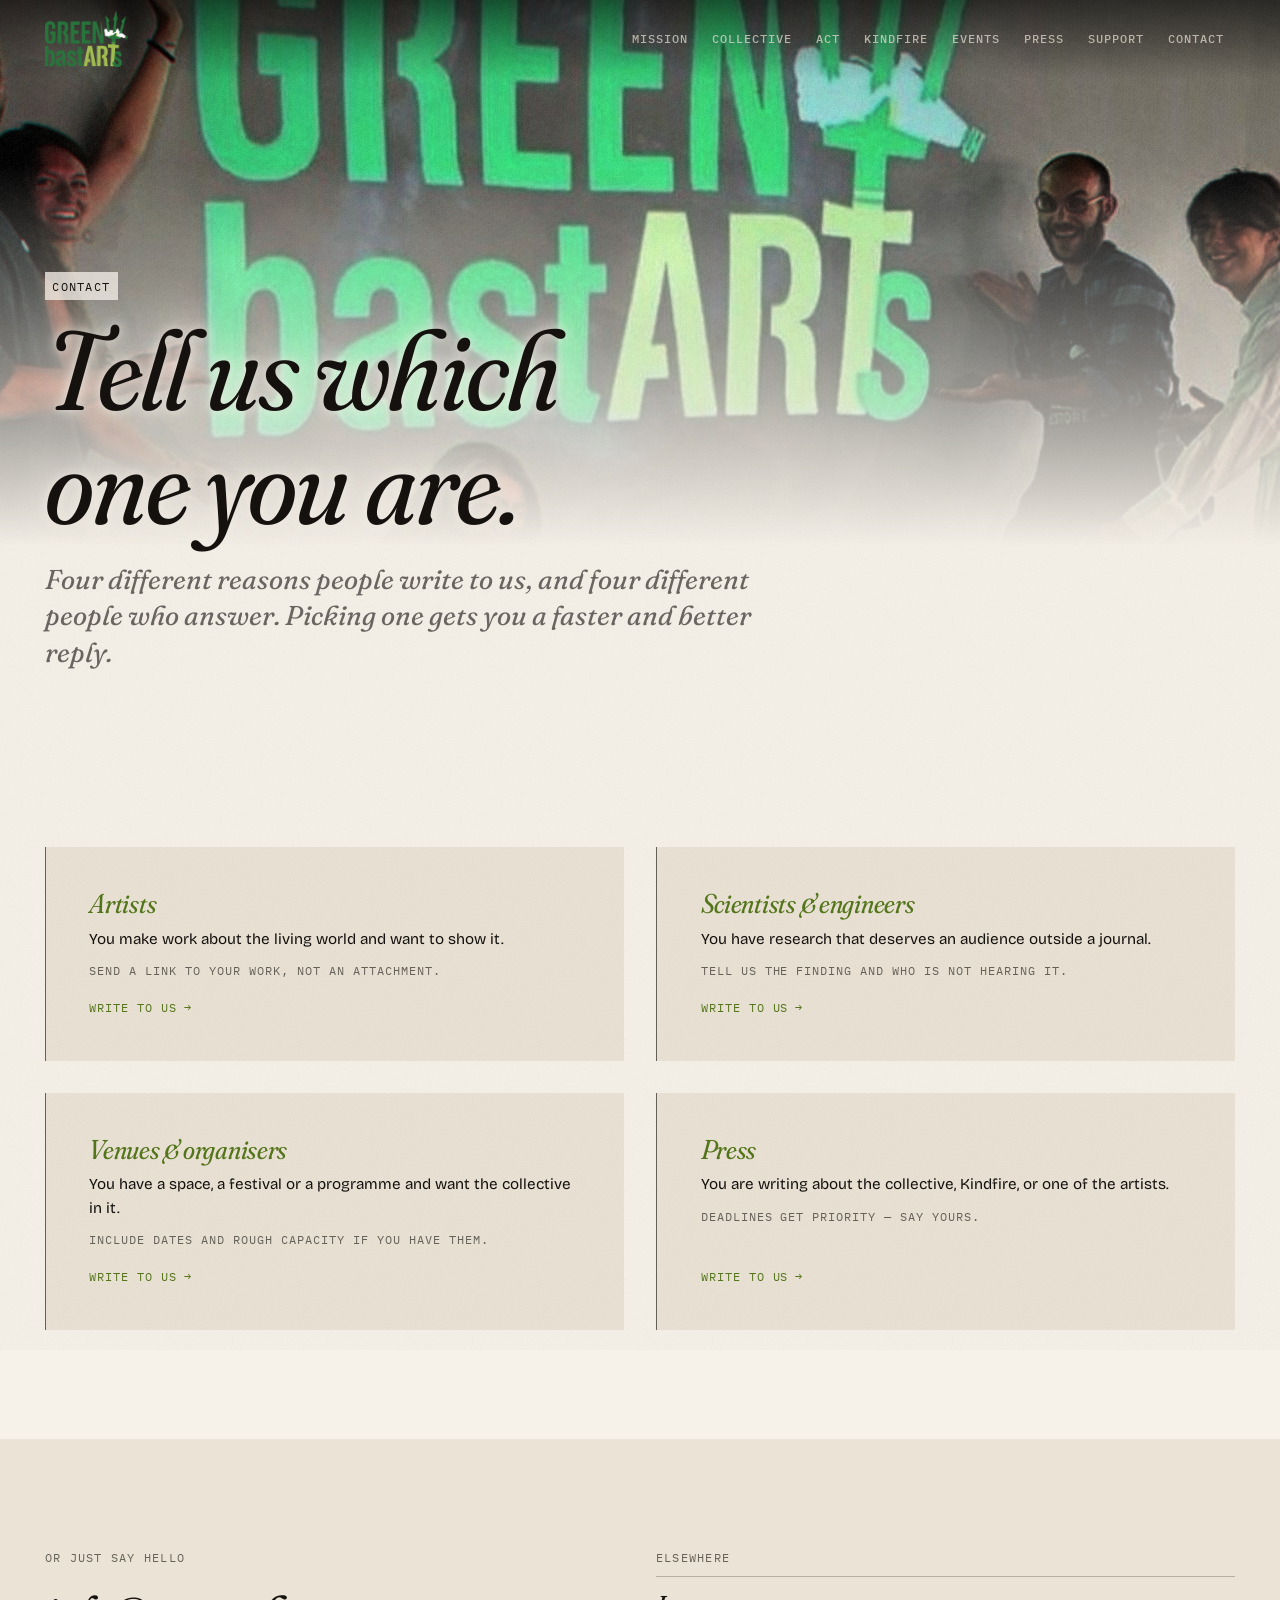
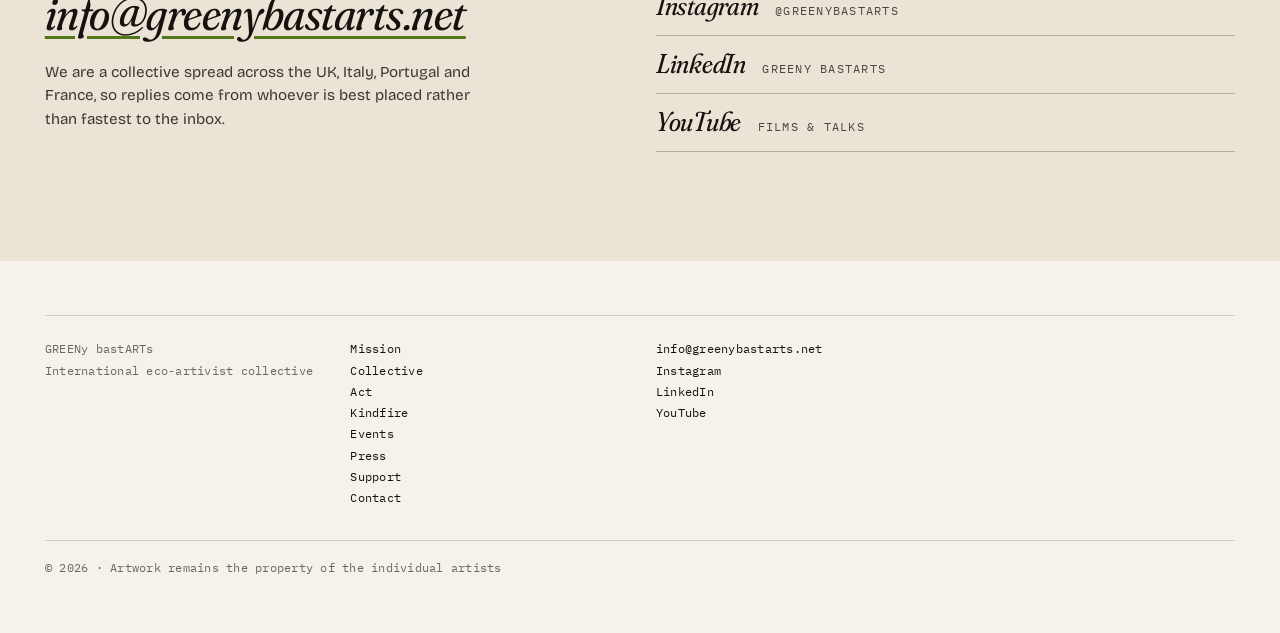
<file: contact/index.html>
<!DOCTYPE html><html lang="en-GB" class="no-js"> <head><meta charset="utf-8"><script>document.documentElement.classList.remove('no-js');</script><meta name="viewport" content="width=device-width, initial-scale=1"><title>Contact — GREENy bastARTs</title><meta name="description" content="Get in touch with the GREENy bastARTs eco-artivist collective: artist submissions, research collaboration, venues, and press."><link rel="canonical" href="https://www.greenybastarts.net/contact/"><meta property="og:site_name" content="GREENy bastARTs"><meta property="og:title" content="Contact — GREENy bastARTs"><meta property="og:description" content="Get in touch with the GREENy bastARTs eco-artivist collective: artist submissions, research collaboration, venues, and press."><meta property="og:type" content="website"><meta property="og:locale" content="en_GB"><meta property="og:url" content="https://www.greenybastarts.net/contact/"><meta property="og:image" content="https://www.greenybastarts.net/img/kf/weekend-01.jpg"><meta property="og:image:alt" content="The Red Rebel Brigade in the Kindfire projection room."><meta name="twitter:card" content="summary_large_image"><link rel="icon" href="/img/round-green-bastard.png"><script type="application/ld+json">{"@context":"https://schema.org","@type":"Organization","name":"GREENy bastARTs","url":"https://www.greenybastarts.net/","logo":"https://www.greenybastarts.net/img/round-green-bastard.png","image":"https://www.greenybastarts.net/img/kf/weekend-01.jpg","email":"info@greenybastarts.net","description":"International eco-artivist collective uniting artists, scientists, engineers and businesses for marine conservation and environmental action across Europe.","sameAs":["https://www.instagram.com/greenybastarts/","https://www.linkedin.com/company/greenybastarts/","https://www.youtube.com/channel/UC-2mrV_EYEUT1VHwZpwODZg"]}</script><link rel="preconnect" href="https://fonts.googleapis.com"><link rel="preconnect" href="https://fonts.gstatic.com" crossorigin><link rel="stylesheet" href="https://fonts.googleapis.com/css2?family=Fraunces:ital,opsz,wght,SOFT,WONK@0,9..144,300..700,0..100,0..1;1,9..144,300..700,0..100,0..1&family=Bricolage+Grotesque:opsz,wdth,wght@12..96,75..100,300..700&family=IBM+Plex+Mono:wght@400;500&display=swap"><meta name="astro-view-transitions-enabled" content="true"><meta name="astro-view-transitions-fallback" content="animate"><script type="module" src="/_astro/ClientRouter.astro_astro_type_script_index_0_lang.CDGfc0hd.js"></script><link rel="stylesheet" href="/_astro/contact.BU_7U3_t.css">
<style>.page-hero[data-astro-cid-s5hxusys]{min-height:82vh;display:flex;align-items:flex-end;background:linear-gradient(to bottom,transparent 22%,var(--ink) 74%);position:relative}.ph-video[data-astro-cid-s5hxusys]{position:absolute;inset:0;width:100%;height:100%;object-fit:cover;z-index:-1;background:#0d0b0a}.has-video[data-astro-cid-s5hxusys]{min-height:88vh}.has-video[data-astro-cid-s5hxusys] .ph-in[data-astro-cid-s5hxusys]{position:relative}@media(prefers-reduced-motion:reduce){.ph-video[data-astro-cid-s5hxusys]{display:none}}.page-hero[data-astro-cid-s5hxusys] .u-eyebrow[data-astro-cid-s5hxusys]{display:inline-block;padding:.35em .6em;background:color-mix(in srgb,var(--ink) 78%,transparent);color:var(--paper)}.ph-in[data-astro-cid-s5hxusys]{padding-bottom:clamp(2rem,1rem + 4vw,5rem)}.ph-title[data-astro-cid-s5hxusys]{font-size:var(--t-2xl);margin-top:.8rem;max-width:14ch;text-shadow:0 0 40px var(--ink),0 0 12px var(--ink)}.ph-lede[data-astro-cid-s5hxusys]{font-family:var(--serif);font-style:italic;font-variation-settings:"opsz" 40,"SOFT" 40,"WONK" 1;font-size:var(--t-md);line-height:1.35;margin-top:1.2rem;max-width:44ch;color:var(--mute);text-shadow:0 0 30px var(--ink),0 0 8px var(--ink)}
.route-grid[data-astro-cid-uw5kdbxl]{list-style:none;padding:0;margin:0}.route-in[data-astro-cid-uw5kdbxl]{height:100%;background:var(--ink-2);border-left:var(--seam) solid var(--tide);display:flex;flex-direction:column;gap:.6rem;text-decoration:none;color:inherit;transition:border-color .3s ease,background .3s ease}.route-in[data-astro-cid-uw5kdbxl]:hover,.route-in[data-astro-cid-uw5kdbxl]:focus-visible{border-left-color:var(--lichen);background:var(--forest-deep)}.route-who[data-astro-cid-uw5kdbxl]{font-size:var(--t-md);color:var(--lichen)}.route-what[data-astro-cid-uw5kdbxl]{font-size:var(--t-sm);color:var(--pulp)}.route-note[data-astro-cid-uw5kdbxl]{color:var(--tide);letter-spacing:.08em;flex:1}.route-go[data-astro-cid-uw5kdbxl]{color:var(--lichen);display:inline-flex;align-items:center;gap:.5em;margin-top:.5rem}.route-in[data-astro-cid-uw5kdbxl]:hover .arw[data-astro-cid-uw5kdbxl]{transform:translate(4px)}.route-go[data-astro-cid-uw5kdbxl] .arw[data-astro-cid-uw5kdbxl]{transition:transform .24s ease}.reach[data-astro-cid-uw5kdbxl]{padding-block:var(--bay)}.reach-grid[data-astro-cid-uw5kdbxl]{gap:var(--gut);align-items:start}.reach-mail[data-astro-cid-uw5kdbxl]{font-size:var(--t-lg);word-break:break-word}.reach-a[data-astro-cid-uw5kdbxl]{color:inherit;text-decoration-color:var(--lichen);text-underline-offset:6px;text-decoration-thickness:3px}.reach-a[data-astro-cid-uw5kdbxl]:hover{color:var(--lichen)}.reach-note[data-astro-cid-uw5kdbxl]{color:color-mix(in srgb,var(--pulp) 82%,transparent);max-width:44ch;font-size:var(--t-sm)}.social[data-astro-cid-uw5kdbxl]{list-style:none;padding:0;margin:.6rem 0 0}.soc[data-astro-cid-uw5kdbxl]{display:flex;flex-wrap:wrap;align-items:baseline;gap:.2em .9em;padding:.9rem 0;border-top:var(--seam) solid color-mix(in srgb,var(--pulp) 25%,transparent);text-decoration:none;color:inherit}.social[data-astro-cid-uw5kdbxl] li[data-astro-cid-uw5kdbxl]:last-child .soc[data-astro-cid-uw5kdbxl]{border-bottom:var(--seam) solid color-mix(in srgb,var(--pulp) 25%,transparent)}.soc-n[data-astro-cid-uw5kdbxl]{font-size:var(--t-md)}.soc[data-astro-cid-uw5kdbxl]:hover .soc-n[data-astro-cid-uw5kdbxl]{color:var(--lichen)}.soc-h[data-astro-cid-uw5kdbxl]{color:color-mix(in srgb,var(--pulp) 75%,transparent);letter-spacing:.1em}
</style></head> <body class> <canvas class="scene" id="scene" aria-hidden="true" data-astro-transition-persist="scene"></canvas> <div class="cursor" id="cursor" aria-hidden="true" data-astro-transition-persist="cursor"><span></span></div> <script type="module" src="/_astro/Scene.astro_astro_type_script_index_0_lang.OBQF2uPX.js"></script>  <a class="skip" href="#main">Skip to content</a> <header class="site-head" data-astro-transition-persist="head"> <div class="head-inner"> <a class="brand" href="/" aria-label="GREENy bastARTs — home"> <img src="/img/greeny-bastard.png" alt="" width="120" height="80"> </a> <button class="burger u-mono" type="button" aria-expanded="false" aria-controls="sitenav" data-burger> <span data-burger-label>Menu</span> </button> <nav class="site-nav" id="sitenav" aria-label="Main"> <ul> <li><a href="/what" data-nav>Mission</a></li><li><a href="/who" data-nav>Collective</a></li><li><a href="/how" data-nav>Act</a></li><li><a href="/kindfire" data-nav>Kindfire</a></li><li><a href="/events" data-nav>Events</a></li><li><a href="/press" data-nav>Press</a></li><li><a href="/shop" data-nav>Support</a></li><li><a href="/contact" data-nav aria-current="page">Contact</a></li> </ul> </nav> </div> </header> <main id="main" data-photo="/img/yes-2.jpg">  <section class="page-hero " data-astro-cid-s5hxusys>  <div class="shell ph-in" data-astro-cid-s5hxusys> <p class="u-eyebrow" data-astro-cid-s5hxusys>Contact</p> <h1 class="u-display ph-title" data-astro-cid-s5hxusys>Tell us which one you are.</h1> <p class="ph-lede" data-astro-cid-s5hxusys>Four different reasons people write to us, and four different people who answer. Picking one gets you a faster and better reply.</p>  </div> </section>  <section class="bay shell" data-astro-cid-uw5kdbxl> <ul class="tess route-grid" data-astro-cid-uw5kdbxl> <li class="f-6 route rv" data-astro-cid-uw5kdbxl> <a class="route-in pad" href="mailto:info@greenybastarts.net?subject=Artist%20submission" data-astro-cid-uw5kdbxl> <h2 class="u-display route-who" data-astro-cid-uw5kdbxl>Artists</h2> <p class="route-what" data-astro-cid-uw5kdbxl>You make work about the living world and want to show it.</p> <p class="route-note u-mono" data-astro-cid-uw5kdbxl>Send a link to your work, not an attachment.</p> <span class="route-go u-mono" data-astro-cid-uw5kdbxl>
Write to us <span class="arw" aria-hidden="true" data-astro-cid-uw5kdbxl>&rarr;</span> </span> </a> </li><li class="f-6 route rv" data-astro-cid-uw5kdbxl> <a class="route-in pad" href="mailto:info@greenybastarts.net?subject=Research%20collaboration" data-astro-cid-uw5kdbxl> <h2 class="u-display route-who" data-astro-cid-uw5kdbxl>Scientists &amp; engineers</h2> <p class="route-what" data-astro-cid-uw5kdbxl>You have research that deserves an audience outside a journal.</p> <p class="route-note u-mono" data-astro-cid-uw5kdbxl>Tell us the finding and who is not hearing it.</p> <span class="route-go u-mono" data-astro-cid-uw5kdbxl>
Write to us <span class="arw" aria-hidden="true" data-astro-cid-uw5kdbxl>&rarr;</span> </span> </a> </li><li class="f-6 route rv" data-astro-cid-uw5kdbxl> <a class="route-in pad" href="mailto:info@greenybastarts.net?subject=Venue%20or%20programme" data-astro-cid-uw5kdbxl> <h2 class="u-display route-who" data-astro-cid-uw5kdbxl>Venues &amp; organisers</h2> <p class="route-what" data-astro-cid-uw5kdbxl>You have a space, a festival or a programme and want the collective in it.</p> <p class="route-note u-mono" data-astro-cid-uw5kdbxl>Include dates and rough capacity if you have them.</p> <span class="route-go u-mono" data-astro-cid-uw5kdbxl>
Write to us <span class="arw" aria-hidden="true" data-astro-cid-uw5kdbxl>&rarr;</span> </span> </a> </li><li class="f-6 route rv" data-astro-cid-uw5kdbxl> <a class="route-in pad" href="mailto:info@greenybastarts.net?subject=Press%20enquiry" data-astro-cid-uw5kdbxl> <h2 class="u-display route-who" data-astro-cid-uw5kdbxl>Press</h2> <p class="route-what" data-astro-cid-uw5kdbxl>You are writing about the collective, Kindfire, or one of the artists.</p> <p class="route-note u-mono" data-astro-cid-uw5kdbxl>Deadlines get priority — say yours.</p> <span class="route-go u-mono" data-astro-cid-uw5kdbxl>
Write to us <span class="arw" aria-hidden="true" data-astro-cid-uw5kdbxl>&rarr;</span> </span> </a> </li> </ul> </section> <section class="reach g-forest" data-astro-cid-uw5kdbxl> <div class="shell" data-astro-cid-uw5kdbxl> <div class="tess reach-grid" data-astro-cid-uw5kdbxl> <div class="f-6 stack" data-astro-cid-uw5kdbxl> <p class="u-eyebrow" data-astro-cid-uw5kdbxl>Or just say hello</p> <p class="reach-mail u-display" data-astro-cid-uw5kdbxl> <a class="reach-a" href="mailto:info@greenybastarts.net" data-astro-cid-uw5kdbxl>info@greenybastarts.net</a> </p> <p class="reach-note" data-astro-cid-uw5kdbxl>
We are a collective spread across the UK, Italy, Portugal and France, so replies come
            from whoever is best placed rather than fastest to the inbox.
</p> </div> <div class="f-6 stack-sm" data-astro-cid-uw5kdbxl> <p class="u-eyebrow" data-astro-cid-uw5kdbxl>Elsewhere</p> <ul class="social" data-astro-cid-uw5kdbxl> <li data-astro-cid-uw5kdbxl> <a class="soc" href="https://www.instagram.com/greenybastarts/" target="_blank" rel="me noopener" data-astro-cid-uw5kdbxl> <span class="soc-n u-display" data-astro-cid-uw5kdbxl>Instagram</span> <span class="soc-h u-mono" data-astro-cid-uw5kdbxl>@greenybastarts</span> </a> </li> <li data-astro-cid-uw5kdbxl> <a class="soc" href="https://www.linkedin.com/company/greenybastarts/" target="_blank" rel="me noopener" data-astro-cid-uw5kdbxl> <span class="soc-n u-display" data-astro-cid-uw5kdbxl>LinkedIn</span> <span class="soc-h u-mono" data-astro-cid-uw5kdbxl>GREENy bastARTs</span> </a> </li> <li data-astro-cid-uw5kdbxl> <a class="soc" href="https://www.youtube.com/channel/UC-2mrV_EYEUT1VHwZpwODZg" target="_blank" rel="me noopener" data-astro-cid-uw5kdbxl> <span class="soc-n u-display" data-astro-cid-uw5kdbxl>YouTube</span> <span class="soc-h u-mono" data-astro-cid-uw5kdbxl>Films & talks</span> </a> </li> </ul> </div> </div> </div> </section>  </main> <footer class="site-foot"> <div class="shell"> <hr class="rule"> <div class="foot-grid"> <p class="u-mono foot-cell">GREENy bastARTs<br>International eco-artivist collective</p> <ul class="foot-cell u-mono foot-list"> <li><a href="/what">Mission</a></li><li><a href="/who">Collective</a></li><li><a href="/how">Act</a></li><li><a href="/kindfire">Kindfire</a></li><li><a href="/events">Events</a></li><li><a href="/press">Press</a></li><li><a href="/shop">Support</a></li><li><a href="/contact">Contact</a></li> </ul> <ul class="foot-cell u-mono foot-list"> <li><a href="mailto:info@greenybastarts.net">info@greenybastarts.net</a></li> <li><a href="https://www.instagram.com/greenybastarts/" rel="me noopener" target="_blank">Instagram</a></li> <li><a href="https://www.linkedin.com/company/greenybastarts/" rel="me noopener" target="_blank">LinkedIn</a></li> <li><a href="https://www.youtube.com/channel/UC-2mrV_EYEUT1VHwZpwODZg" rel="me noopener" target="_blank">YouTube</a></li> </ul> <p class="u-mono foot-cell foot-legal">&copy; 2026 &middot; Artwork remains the property of the individual artists</p> </div> </div> </footer>   <script type="module">const a=()=>window.matchMedia("(prefers-reduced-motion: reduce)").matches;function d(){const e=document.querySelectorAll(".rv:not(.is-in)");if(a()||!("IntersectionObserver"in window))return e.forEach(t=>t.classList.add("is-in")),()=>{};const r=new IntersectionObserver(t=>{for(const n of t)n.isIntersecting&&(n.target.classList.add("is-in"),r.unobserve(n.target))},{rootMargin:"0px 0px -6% 0px",threshold:.05});return e.forEach(t=>r.observe(t)),()=>r.disconnect()}function l(){const e=document.querySelector(".site-head"),r=document.querySelector("[data-burger]"),t=document.querySelector("[data-burger-label]");if(!e)return()=>{};const n=()=>{const o=e.classList.toggle("is-open");r?.setAttribute("aria-expanded",String(o)),t&&(t.textContent=o?"Close":"Menu")};r?.addEventListener("click",n);const c=()=>e.classList.toggle("is-stuck",window.scrollY>40);c(),window.addEventListener("scroll",c,{passive:!0});const i=location.pathname.replace(/\/$/,"")||"/";return document.querySelectorAll("[data-nav]").forEach(o=>{(o.getAttribute("href").replace(/\/$/,"")||"/")===i?o.setAttribute("aria-current","page"):o.removeAttribute("aria-current")}),()=>{r?.removeEventListener("click",n),window.removeEventListener("scroll",c),e.classList.remove("is-open")}}let s=[];function u(){s.forEach(e=>e()),s=[d(),l()]}document.addEventListener("astro:page-load",u);document.addEventListener("astro:before-swap",()=>{s.forEach(e=>e()),s=[]});</script>  </body> </html>
</file>
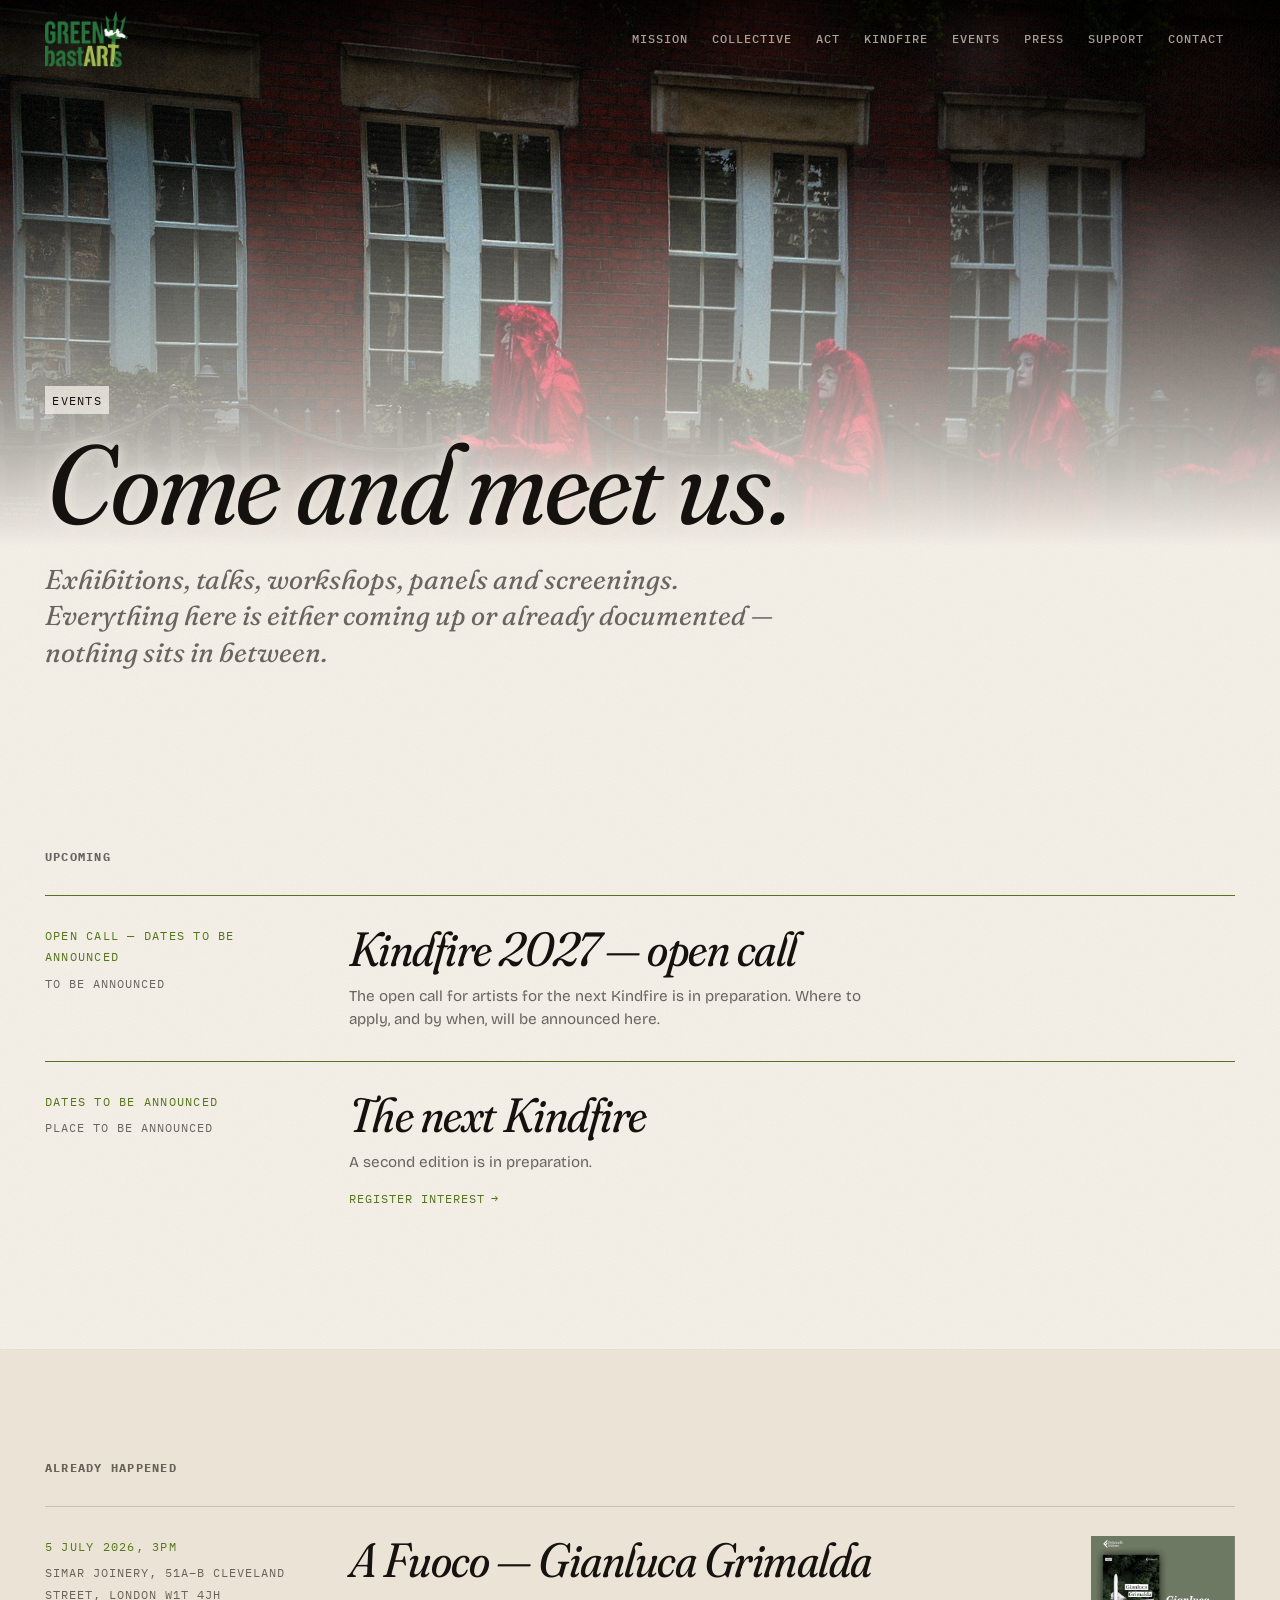
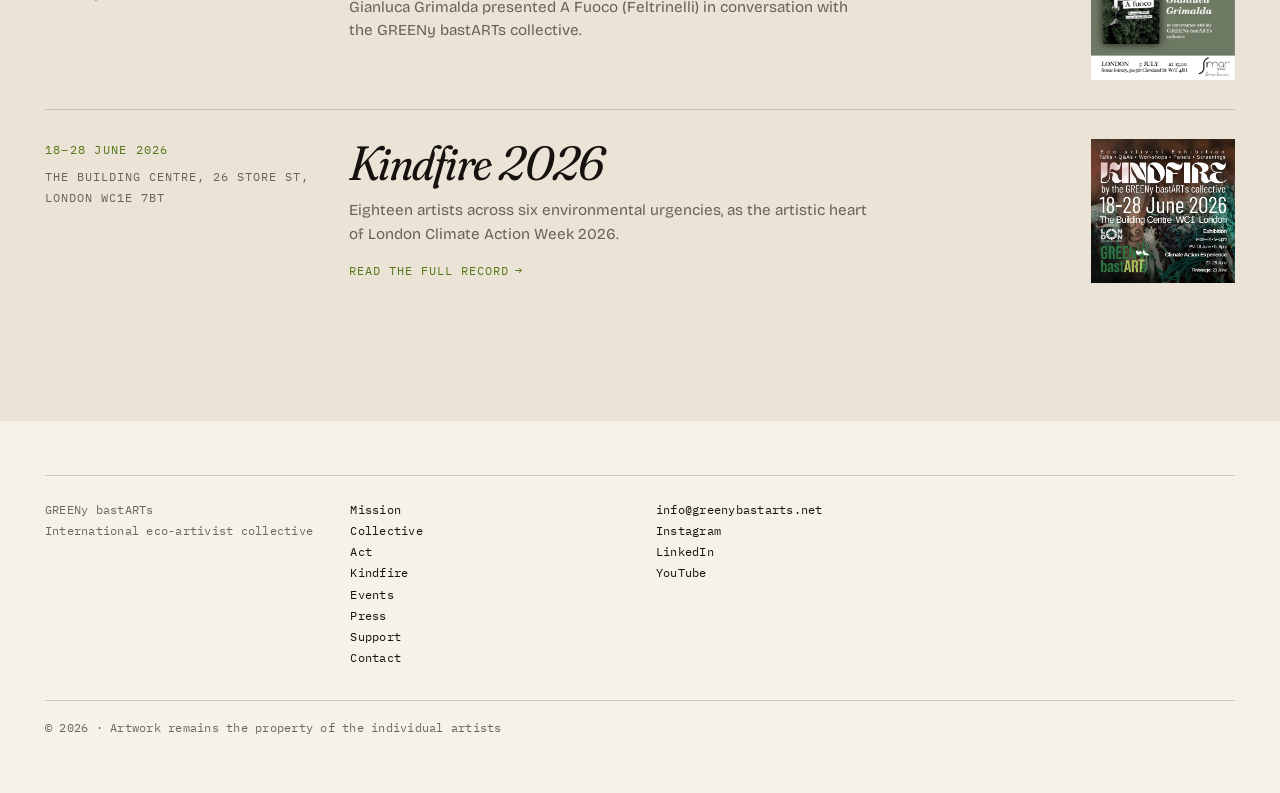
<file: events/index.html>
<!DOCTYPE html><html lang="en-GB" class="no-js"> <head><meta charset="utf-8"><script>document.documentElement.classList.remove('no-js');</script><meta name="viewport" content="width=device-width, initial-scale=1"><title>Events — GREENy bastARTs</title><meta name="description" content="Exhibitions, talks, workshops and screenings from the GREENy bastARTs eco-artivist collective across Europe."><link rel="canonical" href="https://www.greenybastarts.net/events/"><meta property="og:site_name" content="GREENy bastARTs"><meta property="og:title" content="Events — GREENy bastARTs"><meta property="og:description" content="Exhibitions, talks, workshops and screenings from the GREENy bastARTs eco-artivist collective across Europe."><meta property="og:type" content="website"><meta property="og:locale" content="en_GB"><meta property="og:url" content="https://www.greenybastarts.net/events/"><meta property="og:image" content="https://www.greenybastarts.net/img/kf/weekend-01.jpg"><meta property="og:image:alt" content="The Red Rebel Brigade in the Kindfire projection room."><meta name="twitter:card" content="summary_large_image"><link rel="icon" href="/img/round-green-bastard.png"><script type="application/ld+json">{"@context":"https://schema.org","@type":"Organization","name":"GREENy bastARTs","url":"https://www.greenybastarts.net/","logo":"https://www.greenybastarts.net/img/round-green-bastard.png","image":"https://www.greenybastarts.net/img/kf/weekend-01.jpg","email":"info@greenybastarts.net","description":"International eco-artivist collective uniting artists, scientists, engineers and businesses for marine conservation and environmental action across Europe.","sameAs":["https://www.instagram.com/greenybastarts/","https://www.linkedin.com/company/greenybastarts/","https://www.youtube.com/channel/UC-2mrV_EYEUT1VHwZpwODZg"]}</script><link rel="preconnect" href="https://fonts.googleapis.com"><link rel="preconnect" href="https://fonts.gstatic.com" crossorigin><link rel="stylesheet" href="https://fonts.googleapis.com/css2?family=Fraunces:ital,opsz,wght,SOFT,WONK@0,9..144,300..700,0..100,0..1;1,9..144,300..700,0..100,0..1&family=Bricolage+Grotesque:opsz,wdth,wght@12..96,75..100,300..700&family=IBM+Plex+Mono:wght@400;500&display=swap"><meta name="astro-view-transitions-enabled" content="true"><meta name="astro-view-transitions-fallback" content="animate"><script type="module" src="/_astro/ClientRouter.astro_astro_type_script_index_0_lang.CDGfc0hd.js"></script><link rel="stylesheet" href="/_astro/contact.BU_7U3_t.css">
<style>.page-hero[data-astro-cid-s5hxusys]{min-height:82vh;display:flex;align-items:flex-end;background:linear-gradient(to bottom,transparent 22%,var(--ink) 74%);position:relative}.ph-video[data-astro-cid-s5hxusys]{position:absolute;inset:0;width:100%;height:100%;object-fit:cover;z-index:-1;background:#0d0b0a}.has-video[data-astro-cid-s5hxusys]{min-height:88vh}.has-video[data-astro-cid-s5hxusys] .ph-in[data-astro-cid-s5hxusys]{position:relative}@media(prefers-reduced-motion:reduce){.ph-video[data-astro-cid-s5hxusys]{display:none}}.page-hero[data-astro-cid-s5hxusys] .u-eyebrow[data-astro-cid-s5hxusys]{display:inline-block;padding:.35em .6em;background:color-mix(in srgb,var(--ink) 78%,transparent);color:var(--paper)}.ph-in[data-astro-cid-s5hxusys]{padding-bottom:clamp(2rem,1rem + 4vw,5rem)}.ph-title[data-astro-cid-s5hxusys]{font-size:var(--t-2xl);margin-top:.8rem;max-width:14ch;text-shadow:0 0 40px var(--ink),0 0 12px var(--ink)}.ph-lede[data-astro-cid-s5hxusys]{font-family:var(--serif);font-style:italic;font-variation-settings:"opsz" 40,"SOFT" 40,"WONK" 1;font-size:var(--t-md);line-height:1.35;margin-top:1.2rem;max-width:44ch;color:var(--mute);text-shadow:0 0 30px var(--ink),0 0 8px var(--ink)}
.ev-list[data-astro-cid-ro7pgs3h]{list-style:none;padding:0;margin:1.8rem 0 0}.ev[data-astro-cid-ro7pgs3h]{display:grid;grid-template-columns:minmax(0,1fr);gap:1rem;padding:1.8rem 0;border-top:var(--seam) solid color-mix(in srgb,var(--pulp) 16%,transparent);align-items:start}.ev[data-astro-cid-ro7pgs3h].is-next{border-top-color:var(--lichen)}@media(min-width:950px){.ev[data-astro-cid-ro7pgs3h]{grid-template-columns:17rem minmax(0,1fr) 9rem;gap:var(--gut)}}.ev-when[data-astro-cid-ro7pgs3h]{color:var(--lichen);letter-spacing:.1em;line-height:1.7}.ev-where[data-astro-cid-ro7pgs3h]{color:var(--tide);letter-spacing:.08em;line-height:1.7;margin-top:.35rem}.ev-t[data-astro-cid-ro7pgs3h]{font-size:var(--t-lg)}.ev-d[data-astro-cid-ro7pgs3h]{margin-top:.7rem;color:var(--tide-pale);max-width:52ch;font-size:var(--t-sm)}.ev-cta[data-astro-cid-ro7pgs3h]{display:inline-flex;gap:.5em;align-items:center;margin-top:.9rem;color:var(--lichen);text-decoration:none}.ev-cta[data-astro-cid-ro7pgs3h]:hover{text-decoration:underline;text-underline-offset:4px}.ev-fig[data-astro-cid-ro7pgs3h]{align-self:start}.ev-fig[data-astro-cid-ro7pgs3h] img[data-astro-cid-ro7pgs3h]{width:100%;height:auto}.past-band[data-astro-cid-ro7pgs3h]{padding-block:var(--bay)}.empty[data-astro-cid-ro7pgs3h]{background:var(--ink-2);border-left:var(--seam) solid var(--tide);margin-top:1.5rem;max-width:46rem}.empty-h[data-astro-cid-ro7pgs3h]{font-size:var(--t-md)}.empty-p[data-astro-cid-ro7pgs3h]{margin-top:.7rem;margin-bottom:1.4rem;color:var(--tide-pale);font-size:var(--t-sm)}
</style></head> <body class> <canvas class="scene" id="scene" aria-hidden="true" data-astro-transition-persist="scene"></canvas> <div class="cursor" id="cursor" aria-hidden="true" data-astro-transition-persist="cursor"><span></span></div> <script type="module" src="/_astro/Scene.astro_astro_type_script_index_0_lang.OBQF2uPX.js"></script>  <a class="skip" href="#main">Skip to content</a> <header class="site-head" data-astro-transition-persist="head"> <div class="head-inner"> <a class="brand" href="/" aria-label="GREENy bastARTs — home"> <img src="/img/greeny-bastard.png" alt="" width="120" height="80"> </a> <button class="burger u-mono" type="button" aria-expanded="false" aria-controls="sitenav" data-burger> <span data-burger-label>Menu</span> </button> <nav class="site-nav" id="sitenav" aria-label="Main"> <ul> <li><a href="/what" data-nav>Mission</a></li><li><a href="/who" data-nav>Collective</a></li><li><a href="/how" data-nav>Act</a></li><li><a href="/kindfire" data-nav>Kindfire</a></li><li><a href="/events" data-nav aria-current="page">Events</a></li><li><a href="/press" data-nav>Press</a></li><li><a href="/shop" data-nav>Support</a></li><li><a href="/contact" data-nav>Contact</a></li> </ul> </nav> </div> </header> <main id="main" data-photo="/img/kf/weekend-02.jpg">  <section class="page-hero " data-astro-cid-s5hxusys>  <div class="shell ph-in" data-astro-cid-s5hxusys> <p class="u-eyebrow" data-astro-cid-s5hxusys>Events</p> <h1 class="u-display ph-title" data-astro-cid-s5hxusys>Come and meet us.</h1> <p class="ph-lede" data-astro-cid-s5hxusys>Exhibitions, talks, workshops, panels and screenings. Everything here is either coming up or already documented — nothing sits in between.</p>  </div> </section>  <section class="bay shell" data-astro-cid-ro7pgs3h> <h2 class="u-eyebrow" data-astro-cid-ro7pgs3h>Upcoming</h2> <ul class="ev-list" data-astro-cid-ro7pgs3h> <li class="ev rv is-next" data-astro-cid-ro7pgs3h> <div class="ev-meta" data-astro-cid-ro7pgs3h> <p class="ev-when u-mono" data-astro-cid-ro7pgs3h>Open call — dates to be announced</p> <p class="ev-where u-mono" data-astro-cid-ro7pgs3h>To be announced</p> </div> <div class="ev-body" data-astro-cid-ro7pgs3h> <h3 class="u-display ev-t" data-astro-cid-ro7pgs3h>Kindfire 2027 — open call</h3> <p class="ev-d" data-astro-cid-ro7pgs3h>The open call for artists for the next Kindfire is in preparation. Where to apply, and by when, will be announced here.</p>  </div> </li><li class="ev rv is-next" data-astro-cid-ro7pgs3h> <div class="ev-meta" data-astro-cid-ro7pgs3h> <p class="ev-when u-mono" data-astro-cid-ro7pgs3h>Dates to be announced</p> <p class="ev-where u-mono" data-astro-cid-ro7pgs3h>Place to be announced</p> </div> <div class="ev-body" data-astro-cid-ro7pgs3h> <h3 class="u-display ev-t" data-astro-cid-ro7pgs3h>The next Kindfire</h3> <p class="ev-d" data-astro-cid-ro7pgs3h>A second edition is in preparation.</p> <a class="ev-cta u-mono" href="/contact" data-astro-cid-ro7pgs3h> Register interest <span class="arw" aria-hidden="true" data-astro-cid-ro7pgs3h>&rarr;</span> </a> </div> </li> </ul> </section> <section class="past-band g-ink-2" data-astro-cid-ro7pgs3h> <div class="shell" data-astro-cid-ro7pgs3h> <h2 class="u-eyebrow" data-astro-cid-ro7pgs3h>Already happened</h2> <ul class="ev-list" data-astro-cid-ro7pgs3h> <li class="ev rv" data-astro-cid-ro7pgs3h> <div class="ev-meta" data-astro-cid-ro7pgs3h> <p class="ev-when u-mono" data-astro-cid-ro7pgs3h>5 July 2026, 3pm</p> <p class="ev-where u-mono" data-astro-cid-ro7pgs3h>Simar Joinery, 51a–b Cleveland Street, London W1T 4JH</p> </div> <div class="ev-body" data-astro-cid-ro7pgs3h> <h3 class="u-display ev-t" data-astro-cid-ro7pgs3h>A Fuoco — Gianluca Grimalda</h3> <p class="ev-d" data-astro-cid-ro7pgs3h>Gianluca Grimalda presented A Fuoco (Feltrinelli) in conversation with the GREENy bastARTs collective.</p>  </div> <figure class="ev-fig frag frag-zoom" data-astro-cid-ro7pgs3h> <img src="/img/a-fuoco-ig-en.jpg" alt="" loading="lazy" width="600" height="750" data-astro-cid-ro7pgs3h> </figure> </li><li class="ev rv" data-astro-cid-ro7pgs3h> <div class="ev-meta" data-astro-cid-ro7pgs3h> <p class="ev-when u-mono" data-astro-cid-ro7pgs3h>18–28 June 2026</p> <p class="ev-where u-mono" data-astro-cid-ro7pgs3h>The Building Centre, 26 Store St, London WC1E 7BT</p> </div> <div class="ev-body" data-astro-cid-ro7pgs3h> <h3 class="u-display ev-t" data-astro-cid-ro7pgs3h>Kindfire 2026</h3> <p class="ev-d" data-astro-cid-ro7pgs3h>Eighteen artists across six environmental urgencies, as the artistic heart of London Climate Action Week 2026.</p> <a class="ev-cta u-mono" href="/kindfire" data-astro-cid-ro7pgs3h> Read the full record <span class="arw" aria-hidden="true" data-astro-cid-ro7pgs3h>&rarr;</span> </a> </div> <figure class="ev-fig frag frag-zoom" data-astro-cid-ro7pgs3h> <img src="/img/photo-2026-03-13-08-48-14.jpg" alt="" loading="lazy" width="600" height="750" data-astro-cid-ro7pgs3h> </figure> </li> </ul> </div> </section>  </main> <footer class="site-foot"> <div class="shell"> <hr class="rule"> <div class="foot-grid"> <p class="u-mono foot-cell">GREENy bastARTs<br>International eco-artivist collective</p> <ul class="foot-cell u-mono foot-list"> <li><a href="/what">Mission</a></li><li><a href="/who">Collective</a></li><li><a href="/how">Act</a></li><li><a href="/kindfire">Kindfire</a></li><li><a href="/events">Events</a></li><li><a href="/press">Press</a></li><li><a href="/shop">Support</a></li><li><a href="/contact">Contact</a></li> </ul> <ul class="foot-cell u-mono foot-list"> <li><a href="mailto:info@greenybastarts.net">info@greenybastarts.net</a></li> <li><a href="https://www.instagram.com/greenybastarts/" rel="me noopener" target="_blank">Instagram</a></li> <li><a href="https://www.linkedin.com/company/greenybastarts/" rel="me noopener" target="_blank">LinkedIn</a></li> <li><a href="https://www.youtube.com/channel/UC-2mrV_EYEUT1VHwZpwODZg" rel="me noopener" target="_blank">YouTube</a></li> </ul> <p class="u-mono foot-cell foot-legal">&copy; 2026 &middot; Artwork remains the property of the individual artists</p> </div> </div> </footer>   <script type="module">const a=()=>window.matchMedia("(prefers-reduced-motion: reduce)").matches;function d(){const e=document.querySelectorAll(".rv:not(.is-in)");if(a()||!("IntersectionObserver"in window))return e.forEach(t=>t.classList.add("is-in")),()=>{};const r=new IntersectionObserver(t=>{for(const n of t)n.isIntersecting&&(n.target.classList.add("is-in"),r.unobserve(n.target))},{rootMargin:"0px 0px -6% 0px",threshold:.05});return e.forEach(t=>r.observe(t)),()=>r.disconnect()}function l(){const e=document.querySelector(".site-head"),r=document.querySelector("[data-burger]"),t=document.querySelector("[data-burger-label]");if(!e)return()=>{};const n=()=>{const o=e.classList.toggle("is-open");r?.setAttribute("aria-expanded",String(o)),t&&(t.textContent=o?"Close":"Menu")};r?.addEventListener("click",n);const c=()=>e.classList.toggle("is-stuck",window.scrollY>40);c(),window.addEventListener("scroll",c,{passive:!0});const i=location.pathname.replace(/\/$/,"")||"/";return document.querySelectorAll("[data-nav]").forEach(o=>{(o.getAttribute("href").replace(/\/$/,"")||"/")===i?o.setAttribute("aria-current","page"):o.removeAttribute("aria-current")}),()=>{r?.removeEventListener("click",n),window.removeEventListener("scroll",c),e.classList.remove("is-open")}}let s=[];function u(){s.forEach(e=>e()),s=[d(),l()]}document.addEventListener("astro:page-load",u);document.addEventListener("astro:before-swap",()=>{s.forEach(e=>e()),s=[]});</script>  </body> </html>
</file>
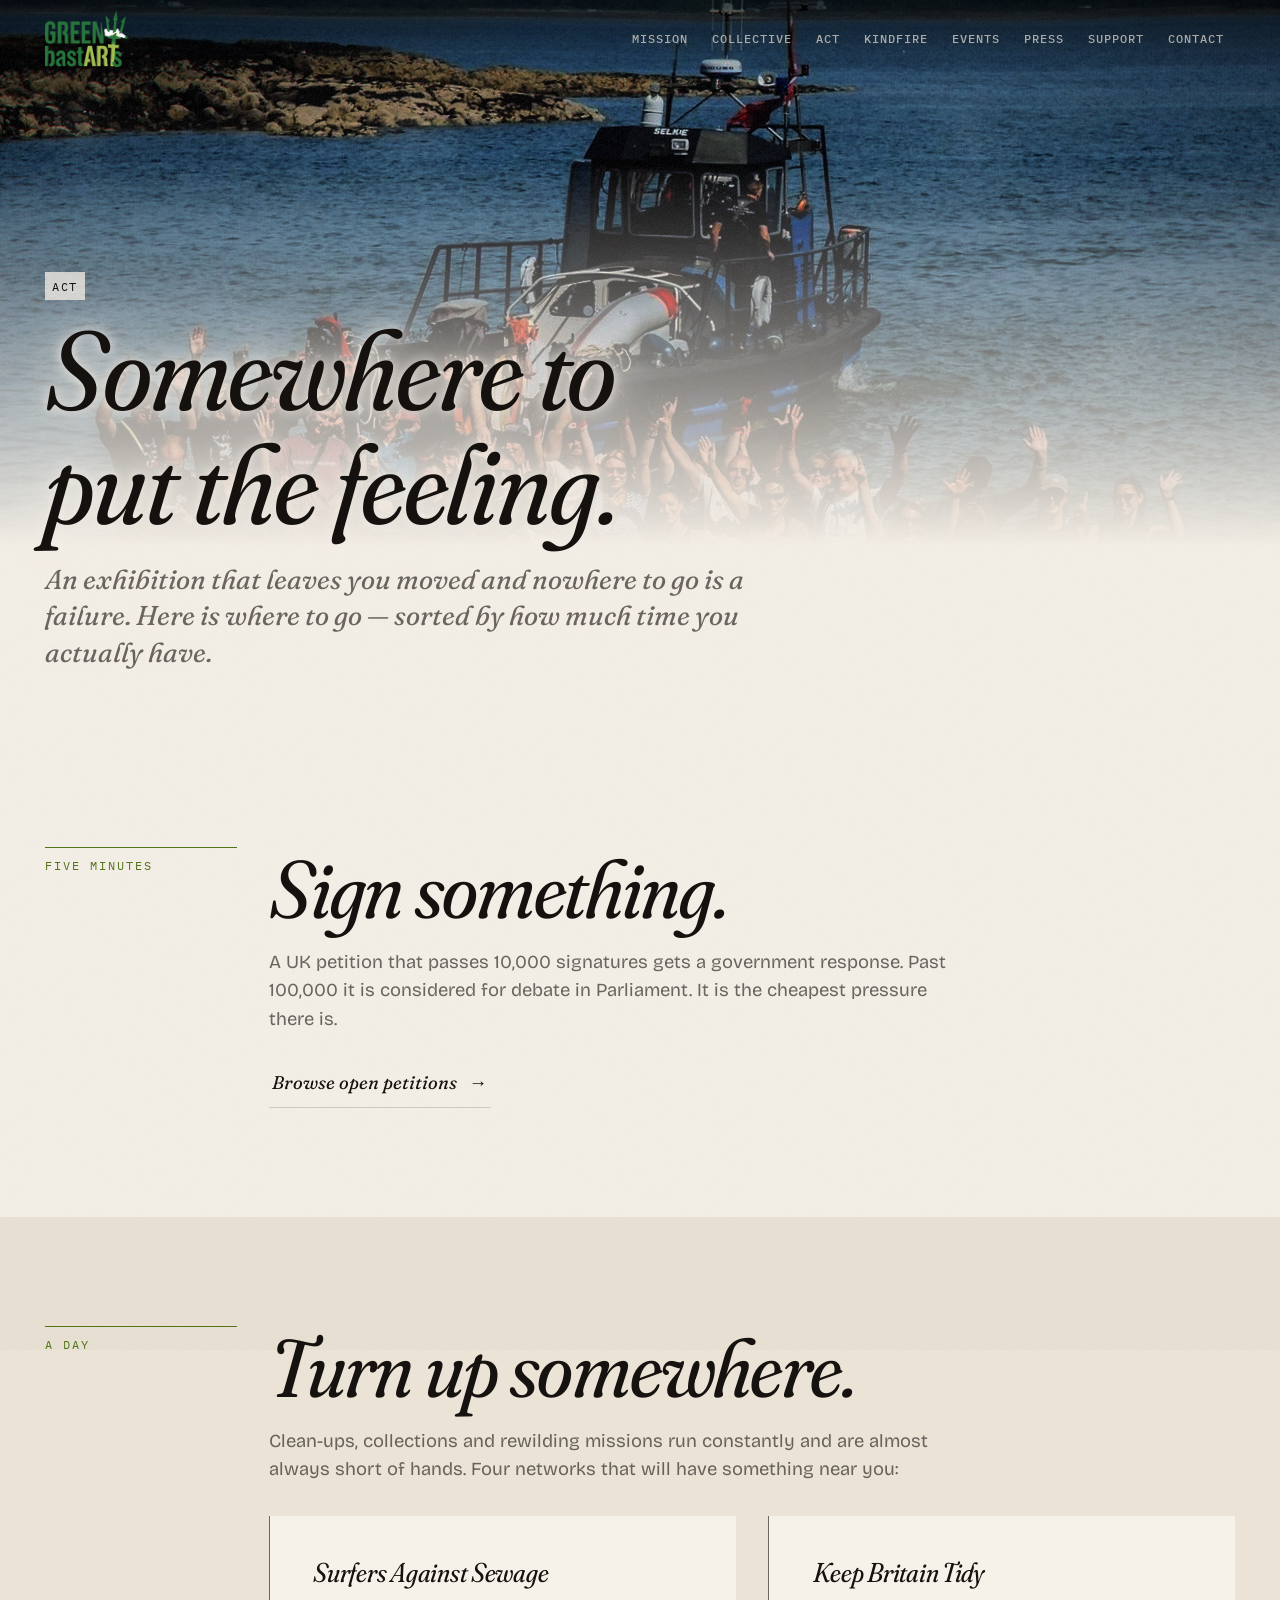
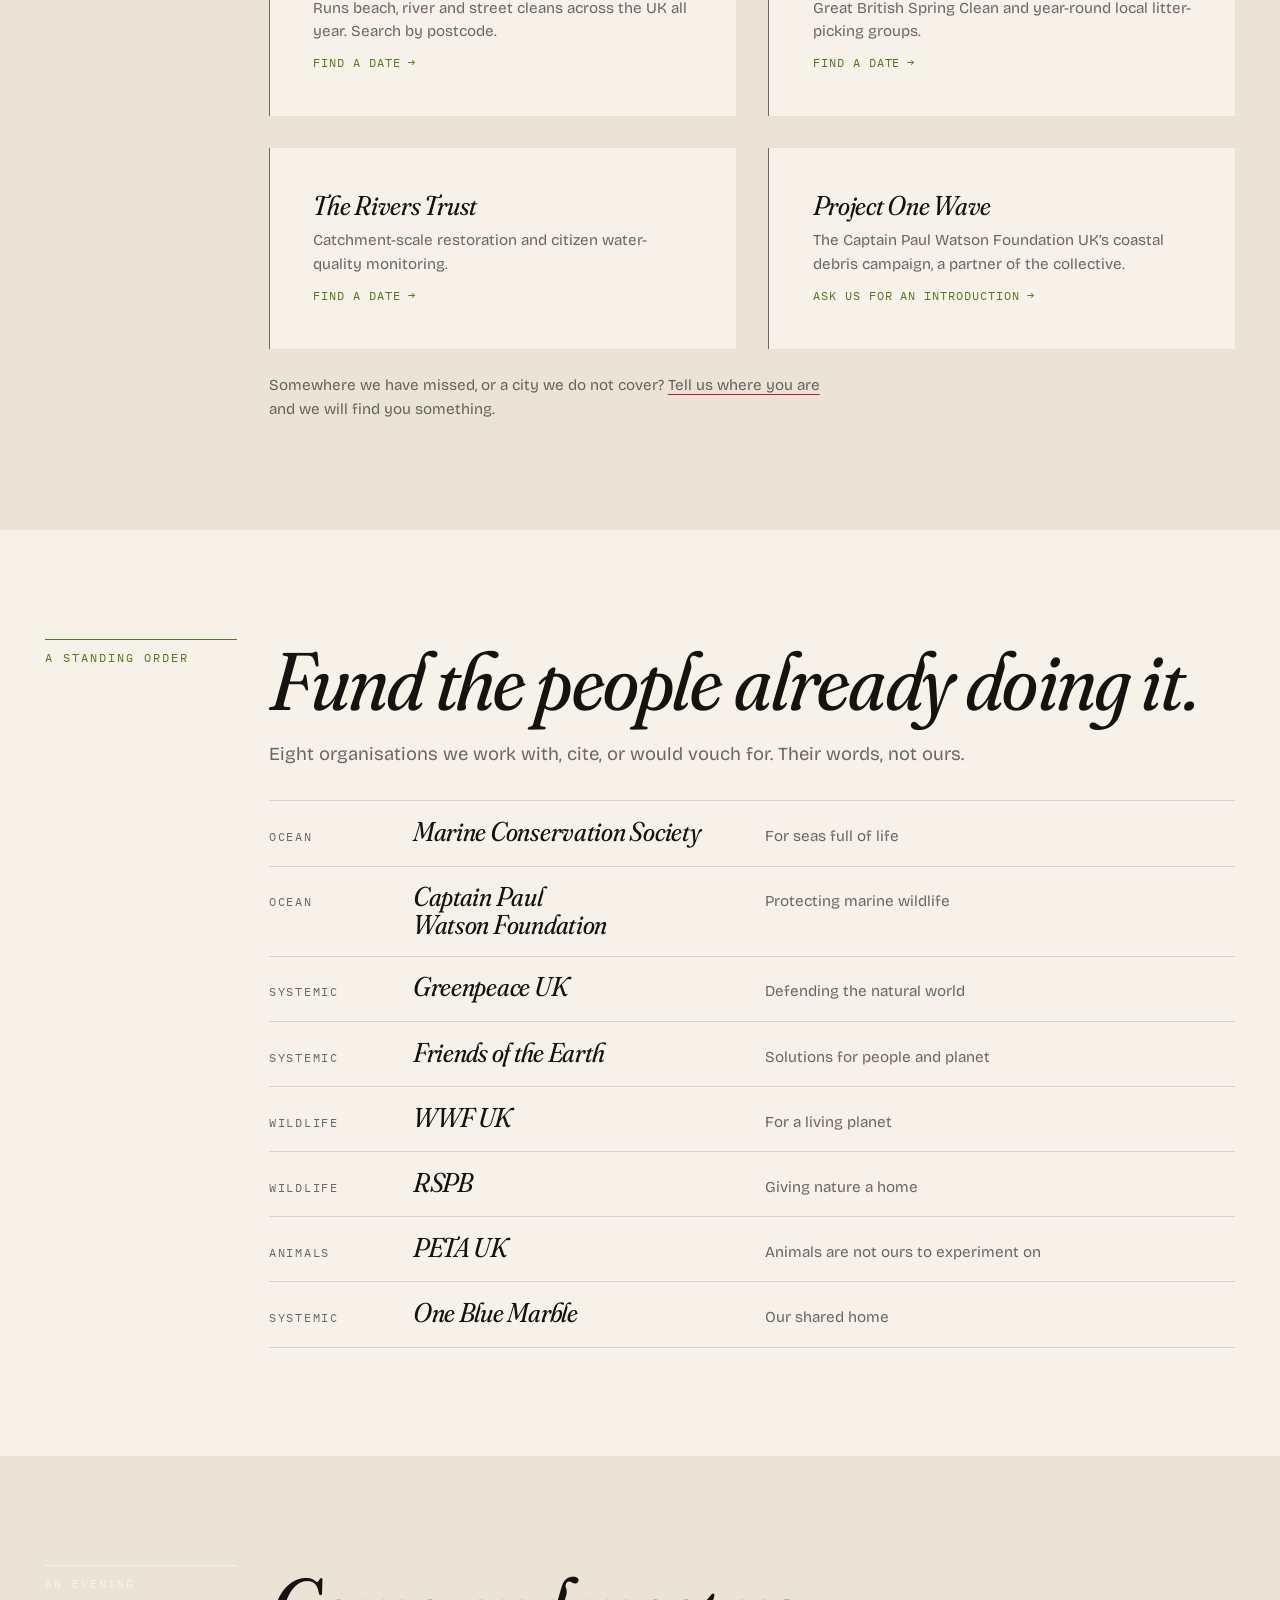
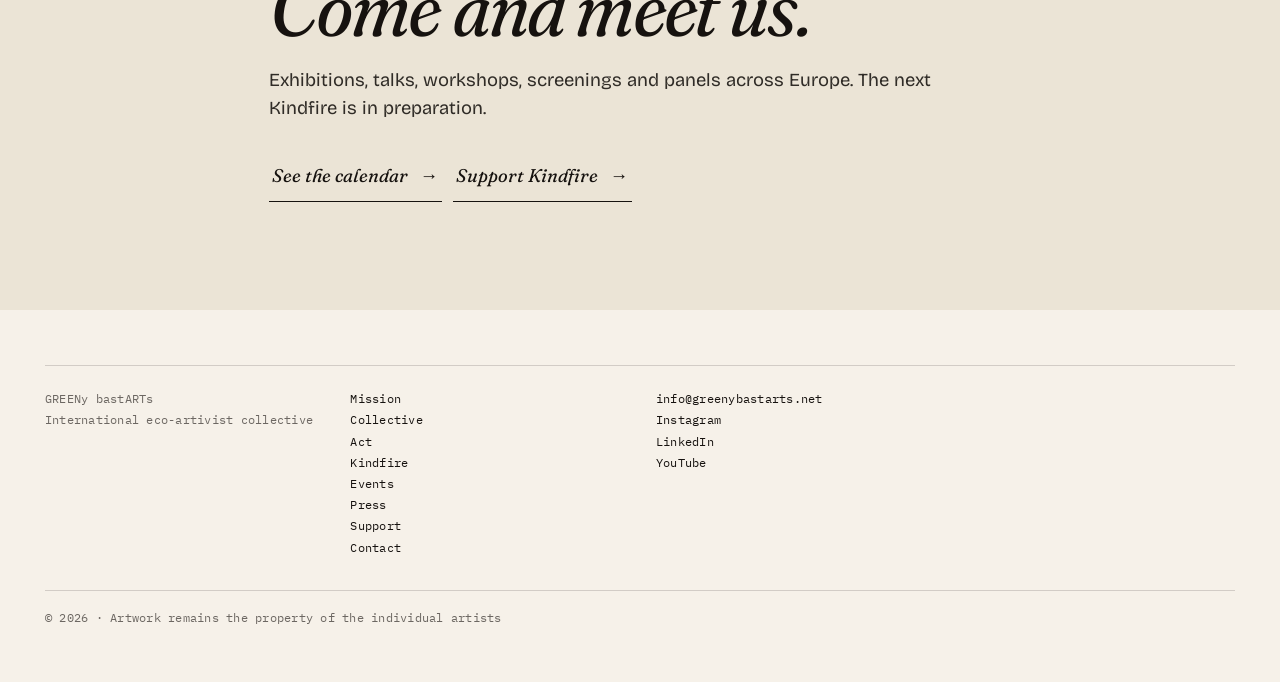
<file: how/index.html>
<!DOCTYPE html><html lang="en-GB" class="no-js"> <head><meta charset="utf-8"><script>document.documentElement.classList.remove('no-js');</script><meta name="viewport" content="width=device-width, initial-scale=1"><title>Act — GREENy bastARTs</title><meta name="description" content="Concrete ways to act on marine conservation and environmental issues: local clean-ups, organisations worth backing, petitions, and events to attend."><link rel="canonical" href="https://www.greenybastarts.net/how/"><meta property="og:site_name" content="GREENy bastARTs"><meta property="og:title" content="Act — GREENy bastARTs"><meta property="og:description" content="Concrete ways to act on marine conservation and environmental issues: local clean-ups, organisations worth backing, petitions, and events to attend."><meta property="og:type" content="website"><meta property="og:locale" content="en_GB"><meta property="og:url" content="https://www.greenybastarts.net/how/"><meta property="og:image" content="https://www.greenybastarts.net/img/kf/weekend-01.jpg"><meta property="og:image:alt" content="The Red Rebel Brigade in the Kindfire projection room."><meta name="twitter:card" content="summary_large_image"><link rel="icon" href="/img/round-green-bastard.png"><script type="application/ld+json">{"@context":"https://schema.org","@type":"Organization","name":"GREENy bastARTs","url":"https://www.greenybastarts.net/","logo":"https://www.greenybastarts.net/img/round-green-bastard.png","image":"https://www.greenybastarts.net/img/kf/weekend-01.jpg","email":"info@greenybastarts.net","description":"International eco-artivist collective uniting artists, scientists, engineers and businesses for marine conservation and environmental action across Europe.","sameAs":["https://www.instagram.com/greenybastarts/","https://www.linkedin.com/company/greenybastarts/","https://www.youtube.com/channel/UC-2mrV_EYEUT1VHwZpwODZg"]}</script><link rel="preconnect" href="https://fonts.googleapis.com"><link rel="preconnect" href="https://fonts.gstatic.com" crossorigin><link rel="stylesheet" href="https://fonts.googleapis.com/css2?family=Fraunces:ital,opsz,wght,SOFT,WONK@0,9..144,300..700,0..100,0..1;1,9..144,300..700,0..100,0..1&family=Bricolage+Grotesque:opsz,wdth,wght@12..96,75..100,300..700&family=IBM+Plex+Mono:wght@400;500&display=swap"><meta name="astro-view-transitions-enabled" content="true"><meta name="astro-view-transitions-fallback" content="animate"><script type="module" src="/_astro/ClientRouter.astro_astro_type_script_index_0_lang.CDGfc0hd.js"></script><link rel="stylesheet" href="/_astro/contact.BU_7U3_t.css">
<style>.page-hero[data-astro-cid-s5hxusys]{min-height:82vh;display:flex;align-items:flex-end;background:linear-gradient(to bottom,transparent 22%,var(--ink) 74%);position:relative}.ph-video[data-astro-cid-s5hxusys]{position:absolute;inset:0;width:100%;height:100%;object-fit:cover;z-index:-1;background:#0d0b0a}.has-video[data-astro-cid-s5hxusys]{min-height:88vh}.has-video[data-astro-cid-s5hxusys] .ph-in[data-astro-cid-s5hxusys]{position:relative}@media(prefers-reduced-motion:reduce){.ph-video[data-astro-cid-s5hxusys]{display:none}}.page-hero[data-astro-cid-s5hxusys] .u-eyebrow[data-astro-cid-s5hxusys]{display:inline-block;padding:.35em .6em;background:color-mix(in srgb,var(--ink) 78%,transparent);color:var(--paper)}.ph-in[data-astro-cid-s5hxusys]{padding-bottom:clamp(2rem,1rem + 4vw,5rem)}.ph-title[data-astro-cid-s5hxusys]{font-size:var(--t-2xl);margin-top:.8rem;max-width:14ch;text-shadow:0 0 40px var(--ink),0 0 12px var(--ink)}.ph-lede[data-astro-cid-s5hxusys]{font-family:var(--serif);font-style:italic;font-variation-settings:"opsz" 40,"SOFT" 40,"WONK" 1;font-size:var(--t-md);line-height:1.35;margin-top:1.2rem;max-width:44ch;color:var(--mute);text-shadow:0 0 30px var(--ink),0 0 8px var(--ink)}
.tier[data-astro-cid-snhvetle]{display:grid;grid-template-columns:minmax(0,1fr);gap:1rem}@media(min-width:900px){.tier[data-astro-cid-snhvetle]{grid-template-columns:12rem minmax(0,1fr);gap:var(--gut)}}.tier-cost[data-astro-cid-snhvetle]{color:var(--lichen);letter-spacing:.16em;padding-top:.5rem;border-top:var(--seam) solid var(--lichen);align-self:start}.tier-cost-dark[data-astro-cid-snhvetle]{color:var(--ink);border-top-color:var(--ink)}.tier-h[data-astro-cid-snhvetle]{font-size:var(--t-xl)}.tier-p[data-astro-cid-snhvetle]{margin-top:1.1rem;color:var(--tide-pale)}.tier-p-dark[data-astro-cid-snhvetle]{color:color-mix(in srgb,var(--pulp) 88%,transparent)}.tier-body[data-astro-cid-snhvetle]>.btn[data-astro-cid-snhvetle]{margin-top:1.6rem}.tier-band[data-astro-cid-snhvetle]{padding-block:var(--bay)}.tier-cta[data-astro-cid-snhvetle]{display:flex;flex-wrap:wrap;gap:.7rem;margin-top:1.8rem}.tier-btn[data-astro-cid-snhvetle]{border-color:var(--pulp)}.tier-btn[data-astro-cid-snhvetle]:after{background:var(--pulp)}.tier-foot[data-astro-cid-snhvetle]{margin-top:1.6rem;font-size:var(--t-sm);color:var(--tide-pale)}.org-grid[data-astro-cid-snhvetle]{list-style:none;padding:0;margin:2rem 0 0}.org-in[data-astro-cid-snhvetle]{height:100%;background:var(--ink);border-left:var(--seam) solid var(--tide);display:flex;flex-direction:column;gap:.6rem;transition:border-color .3s ease}.org[data-astro-cid-snhvetle]:hover .org-in[data-astro-cid-snhvetle]{border-left-color:var(--lichen)}.org-n[data-astro-cid-snhvetle]{font-size:var(--t-md)}.org-d[data-astro-cid-snhvetle]{font-size:var(--t-sm);color:var(--tide-pale);flex:1}.org-link[data-astro-cid-snhvetle]{color:var(--lichen);text-decoration:none;display:inline-flex;gap:.5em;align-items:center}.org-link[data-astro-cid-snhvetle]:hover{text-decoration:underline;text-underline-offset:4px}.org-list[data-astro-cid-snhvetle]{list-style:none;padding:0;margin:2rem 0 0}.org-row[data-astro-cid-snhvetle]{display:grid;grid-template-columns:minmax(0,1fr);gap:.2rem;padding:1.05rem 0;border-top:var(--seam) solid color-mix(in srgb,var(--pulp) 14%,transparent);align-items:baseline}.org-row[data-astro-cid-snhvetle]:last-child{border-bottom:var(--seam) solid color-mix(in srgb,var(--pulp) 14%,transparent)}@media(min-width:800px){.org-row[data-astro-cid-snhvetle]{grid-template-columns:7rem minmax(0,20rem) minmax(0,1fr);gap:var(--gut)}}.org-tag[data-astro-cid-snhvetle]{color:var(--tide);letter-spacing:.14em}.org-name[data-astro-cid-snhvetle]{font-size:var(--t-md)}.org-a[data-astro-cid-snhvetle]{color:inherit;text-decoration:none}.org-a[data-astro-cid-snhvetle]:hover{color:var(--lichen-hot);text-decoration:underline;text-underline-offset:4px}.org-s[data-astro-cid-snhvetle]{color:var(--tide-pale);font-size:var(--t-sm)}
</style></head> <body class> <canvas class="scene" id="scene" aria-hidden="true" data-astro-transition-persist="scene"></canvas> <div class="cursor" id="cursor" aria-hidden="true" data-astro-transition-persist="cursor"><span></span></div> <script type="module" src="/_astro/Scene.astro_astro_type_script_index_0_lang.OBQF2uPX.js"></script>  <a class="skip" href="#main">Skip to content</a> <header class="site-head" data-astro-transition-persist="head"> <div class="head-inner"> <a class="brand" href="/" aria-label="GREENy bastARTs — home"> <img src="/img/greeny-bastard.png" alt="" width="120" height="80"> </a> <button class="burger u-mono" type="button" aria-expanded="false" aria-controls="sitenav" data-burger> <span data-burger-label>Menu</span> </button> <nav class="site-nav" id="sitenav" aria-label="Main"> <ul> <li><a href="/what" data-nav>Mission</a></li><li><a href="/who" data-nav>Collective</a></li><li><a href="/how" data-nav aria-current="page">Act</a></li><li><a href="/kindfire" data-nav>Kindfire</a></li><li><a href="/events" data-nav>Events</a></li><li><a href="/press" data-nav>Press</a></li><li><a href="/shop" data-nav>Support</a></li><li><a href="/contact" data-nav>Contact</a></li> </ul> </nav> </div> </header> <main id="main" data-photo="/img/pow-group-2.jpg">  <section class="page-hero " data-astro-cid-s5hxusys>  <div class="shell ph-in" data-astro-cid-s5hxusys> <p class="u-eyebrow" data-astro-cid-s5hxusys>Act</p> <h1 class="u-display ph-title" data-astro-cid-s5hxusys>Somewhere to put the feeling.</h1> <p class="ph-lede" data-astro-cid-s5hxusys>An exhibition that leaves you moved and nowhere to go is a failure. Here is where to go — sorted by how much time you actually have.</p>  </div> </section>   <section class="bay shell" id="petitions" data-astro-cid-snhvetle> <div class="tier" data-astro-cid-snhvetle> <p class="u-mono tier-cost" data-astro-cid-snhvetle>Five minutes</p> <div class="tier-body" data-astro-cid-snhvetle> <h2 class="u-display tier-h" data-astro-cid-snhvetle>Sign something.</h2> <p class="u-prose tier-p" data-astro-cid-snhvetle>
A UK petition that passes 10,000 signatures gets a government response. Past 100,000 it
          is considered for debate in Parliament. It is the cheapest pressure there is.
</p> <a class="btn" href="https://petition.parliament.uk/petitions?state=open" target="_blank" rel="noopener" data-astro-cid-snhvetle>
Browse open petitions <span class="arw" aria-hidden="true" data-astro-cid-snhvetle>&rarr;</span> </a> </div> </div> </section>  <section class="tier-band g-ink-2" id="communities" data-astro-cid-snhvetle> <div class="shell" data-astro-cid-snhvetle> <div class="tier" data-astro-cid-snhvetle> <p class="u-mono tier-cost" data-astro-cid-snhvetle>A day</p> <div class="tier-body" data-astro-cid-snhvetle> <h2 class="u-display tier-h" data-astro-cid-snhvetle>Turn up somewhere.</h2> <p class="u-prose tier-p" data-astro-cid-snhvetle>
Clean-ups, collections and rewilding missions run constantly and are almost always
            short of hands. Four networks that will have something near you:
</p> <ul class="tess org-grid" data-astro-cid-snhvetle> <li class="f-6 org rv" data-astro-cid-snhvetle> <div class="org-in pad" data-astro-cid-snhvetle> <h3 class="org-n u-display" data-astro-cid-snhvetle>Surfers Against Sewage</h3> <p class="org-d" data-astro-cid-snhvetle>Runs beach, river and street cleans across the UK all year. Search by postcode.</p> <a class="org-link u-mono" href="https://www.sas.org.uk" target="_blank" rel="noopener" data-astro-cid-snhvetle>
Find a date <span class="arw" aria-hidden="true" data-astro-cid-snhvetle>&rarr;</span> </a> </div> </li><li class="f-6 org rv" data-astro-cid-snhvetle> <div class="org-in pad" data-astro-cid-snhvetle> <h3 class="org-n u-display" data-astro-cid-snhvetle>Keep Britain Tidy</h3> <p class="org-d" data-astro-cid-snhvetle>Great British Spring Clean and year-round local litter-picking groups.</p> <a class="org-link u-mono" href="https://www.keepbritaintidy.org" target="_blank" rel="noopener" data-astro-cid-snhvetle>
Find a date <span class="arw" aria-hidden="true" data-astro-cid-snhvetle>&rarr;</span> </a> </div> </li><li class="f-6 org rv" data-astro-cid-snhvetle> <div class="org-in pad" data-astro-cid-snhvetle> <h3 class="org-n u-display" data-astro-cid-snhvetle>The Rivers Trust</h3> <p class="org-d" data-astro-cid-snhvetle>Catchment-scale restoration and citizen water-quality monitoring.</p> <a class="org-link u-mono" href="https://theriverstrust.org" target="_blank" rel="noopener" data-astro-cid-snhvetle>
Find a date <span class="arw" aria-hidden="true" data-astro-cid-snhvetle>&rarr;</span> </a> </div> </li><li class="f-6 org rv" data-astro-cid-snhvetle> <div class="org-in pad" data-astro-cid-snhvetle> <h3 class="org-n u-display" data-astro-cid-snhvetle>Project One Wave</h3> <p class="org-d" data-astro-cid-snhvetle>The Captain Paul Watson Foundation UK’s coastal debris campaign, a partner of the collective.</p> <a class="org-link u-mono" href="/contact" data-astro-cid-snhvetle>
Ask us for an introduction <span class="arw" aria-hidden="true" data-astro-cid-snhvetle>&rarr;</span> </a> </div> </li> </ul> <p class="tier-foot u-prose" data-astro-cid-snhvetle>
Somewhere we have missed, or a city we do not cover?
<a class="prose-link" href="/contact" data-astro-cid-snhvetle>Tell us where you are</a> and we will find you
            something.
</p> </div> </div> </div> </section>  <section class="bay shell" id="organisations" data-astro-cid-snhvetle> <div class="tier" data-astro-cid-snhvetle> <p class="u-mono tier-cost" data-astro-cid-snhvetle>A standing order</p> <div class="tier-body" data-astro-cid-snhvetle> <h2 class="u-display tier-h" data-astro-cid-snhvetle>Fund the people already doing it.</h2> <p class="u-prose tier-p" data-astro-cid-snhvetle>
Eight organisations we work with, cite, or would vouch for. Their words, not ours.
</p> <ul class="org-list" data-astro-cid-snhvetle> <li class="org-row rv" data-astro-cid-snhvetle> <span class="org-tag u-mono" data-astro-cid-snhvetle>Ocean</span> <span class="org-name u-display" data-astro-cid-snhvetle> <a class="org-a" href="https://www.mcsuk.org" target="_blank" rel="noopener" data-astro-cid-snhvetle>Marine Conservation Society</a> </span> <span class="org-s" data-astro-cid-snhvetle>For seas full of life</span> </li><li class="org-row rv" data-astro-cid-snhvetle> <span class="org-tag u-mono" data-astro-cid-snhvetle>Ocean</span> <span class="org-name u-display" data-astro-cid-snhvetle> <a class="org-a" href="https://www.paulwatsonfoundation.org" target="_blank" rel="noopener" data-astro-cid-snhvetle>Captain Paul Watson Foundation</a> </span> <span class="org-s" data-astro-cid-snhvetle>Protecting marine wildlife</span> </li><li class="org-row rv" data-astro-cid-snhvetle> <span class="org-tag u-mono" data-astro-cid-snhvetle>Systemic</span> <span class="org-name u-display" data-astro-cid-snhvetle> <a class="org-a" href="https://www.greenpeace.org.uk" target="_blank" rel="noopener" data-astro-cid-snhvetle>Greenpeace UK</a> </span> <span class="org-s" data-astro-cid-snhvetle>Defending the natural world</span> </li><li class="org-row rv" data-astro-cid-snhvetle> <span class="org-tag u-mono" data-astro-cid-snhvetle>Systemic</span> <span class="org-name u-display" data-astro-cid-snhvetle> <a class="org-a" href="https://friendsoftheearth.uk" target="_blank" rel="noopener" data-astro-cid-snhvetle>Friends of the Earth</a> </span> <span class="org-s" data-astro-cid-snhvetle>Solutions for people and planet</span> </li><li class="org-row rv" data-astro-cid-snhvetle> <span class="org-tag u-mono" data-astro-cid-snhvetle>Wildlife</span> <span class="org-name u-display" data-astro-cid-snhvetle> <a class="org-a" href="https://www.wwf.org.uk" target="_blank" rel="noopener" data-astro-cid-snhvetle>WWF UK</a> </span> <span class="org-s" data-astro-cid-snhvetle>For a living planet</span> </li><li class="org-row rv" data-astro-cid-snhvetle> <span class="org-tag u-mono" data-astro-cid-snhvetle>Wildlife</span> <span class="org-name u-display" data-astro-cid-snhvetle> <a class="org-a" href="https://www.rspb.org.uk" target="_blank" rel="noopener" data-astro-cid-snhvetle>RSPB</a> </span> <span class="org-s" data-astro-cid-snhvetle>Giving nature a home</span> </li><li class="org-row rv" data-astro-cid-snhvetle> <span class="org-tag u-mono" data-astro-cid-snhvetle>Animals</span> <span class="org-name u-display" data-astro-cid-snhvetle> <a class="org-a" href="https://www.peta.org.uk" target="_blank" rel="noopener" data-astro-cid-snhvetle>PETA UK</a> </span> <span class="org-s" data-astro-cid-snhvetle>Animals are not ours to experiment on</span> </li><li class="org-row rv" data-astro-cid-snhvetle> <span class="org-tag u-mono" data-astro-cid-snhvetle>Systemic</span> <span class="org-name u-display" data-astro-cid-snhvetle> One Blue Marble </span> <span class="org-s" data-astro-cid-snhvetle>Our shared home</span> </li> </ul> </div> </div> </section>  <section class="tier-band g-forest" data-astro-cid-snhvetle> <div class="shell" data-astro-cid-snhvetle> <div class="tier" data-astro-cid-snhvetle> <p class="u-mono tier-cost tier-cost-dark" data-astro-cid-snhvetle>An evening</p> <div class="tier-body" data-astro-cid-snhvetle> <h2 class="u-display tier-h" data-astro-cid-snhvetle>Come and meet us.</h2> <p class="u-prose tier-p tier-p-dark" data-astro-cid-snhvetle>
Exhibitions, talks, workshops, screenings and panels across Europe. The next Kindfire
            is in preparation.
</p> <div class="tier-cta" data-astro-cid-snhvetle> <a class="btn tier-btn" href="/events" data-astro-cid-snhvetle>
See the calendar <span class="arw" aria-hidden="true" data-astro-cid-snhvetle>&rarr;</span> </a> <a class="btn tier-btn" href="/shop" data-astro-cid-snhvetle>
Support Kindfire <span class="arw" aria-hidden="true" data-astro-cid-snhvetle>&rarr;</span> </a> </div> </div> </div> </div> </section>  </main> <footer class="site-foot"> <div class="shell"> <hr class="rule"> <div class="foot-grid"> <p class="u-mono foot-cell">GREENy bastARTs<br>International eco-artivist collective</p> <ul class="foot-cell u-mono foot-list"> <li><a href="/what">Mission</a></li><li><a href="/who">Collective</a></li><li><a href="/how">Act</a></li><li><a href="/kindfire">Kindfire</a></li><li><a href="/events">Events</a></li><li><a href="/press">Press</a></li><li><a href="/shop">Support</a></li><li><a href="/contact">Contact</a></li> </ul> <ul class="foot-cell u-mono foot-list"> <li><a href="mailto:info@greenybastarts.net">info@greenybastarts.net</a></li> <li><a href="https://www.instagram.com/greenybastarts/" rel="me noopener" target="_blank">Instagram</a></li> <li><a href="https://www.linkedin.com/company/greenybastarts/" rel="me noopener" target="_blank">LinkedIn</a></li> <li><a href="https://www.youtube.com/channel/UC-2mrV_EYEUT1VHwZpwODZg" rel="me noopener" target="_blank">YouTube</a></li> </ul> <p class="u-mono foot-cell foot-legal">&copy; 2026 &middot; Artwork remains the property of the individual artists</p> </div> </div> </footer>   <script type="module">const a=()=>window.matchMedia("(prefers-reduced-motion: reduce)").matches;function d(){const e=document.querySelectorAll(".rv:not(.is-in)");if(a()||!("IntersectionObserver"in window))return e.forEach(t=>t.classList.add("is-in")),()=>{};const r=new IntersectionObserver(t=>{for(const n of t)n.isIntersecting&&(n.target.classList.add("is-in"),r.unobserve(n.target))},{rootMargin:"0px 0px -6% 0px",threshold:.05});return e.forEach(t=>r.observe(t)),()=>r.disconnect()}function l(){const e=document.querySelector(".site-head"),r=document.querySelector("[data-burger]"),t=document.querySelector("[data-burger-label]");if(!e)return()=>{};const n=()=>{const o=e.classList.toggle("is-open");r?.setAttribute("aria-expanded",String(o)),t&&(t.textContent=o?"Close":"Menu")};r?.addEventListener("click",n);const c=()=>e.classList.toggle("is-stuck",window.scrollY>40);c(),window.addEventListener("scroll",c,{passive:!0});const i=location.pathname.replace(/\/$/,"")||"/";return document.querySelectorAll("[data-nav]").forEach(o=>{(o.getAttribute("href").replace(/\/$/,"")||"/")===i?o.setAttribute("aria-current","page"):o.removeAttribute("aria-current")}),()=>{r?.removeEventListener("click",n),window.removeEventListener("scroll",c),e.classList.remove("is-open")}}let s=[];function u(){s.forEach(e=>e()),s=[d(),l()]}document.addEventListener("astro:page-load",u);document.addEventListener("astro:before-swap",()=>{s.forEach(e=>e()),s=[]});</script>  </body> </html>
</file>
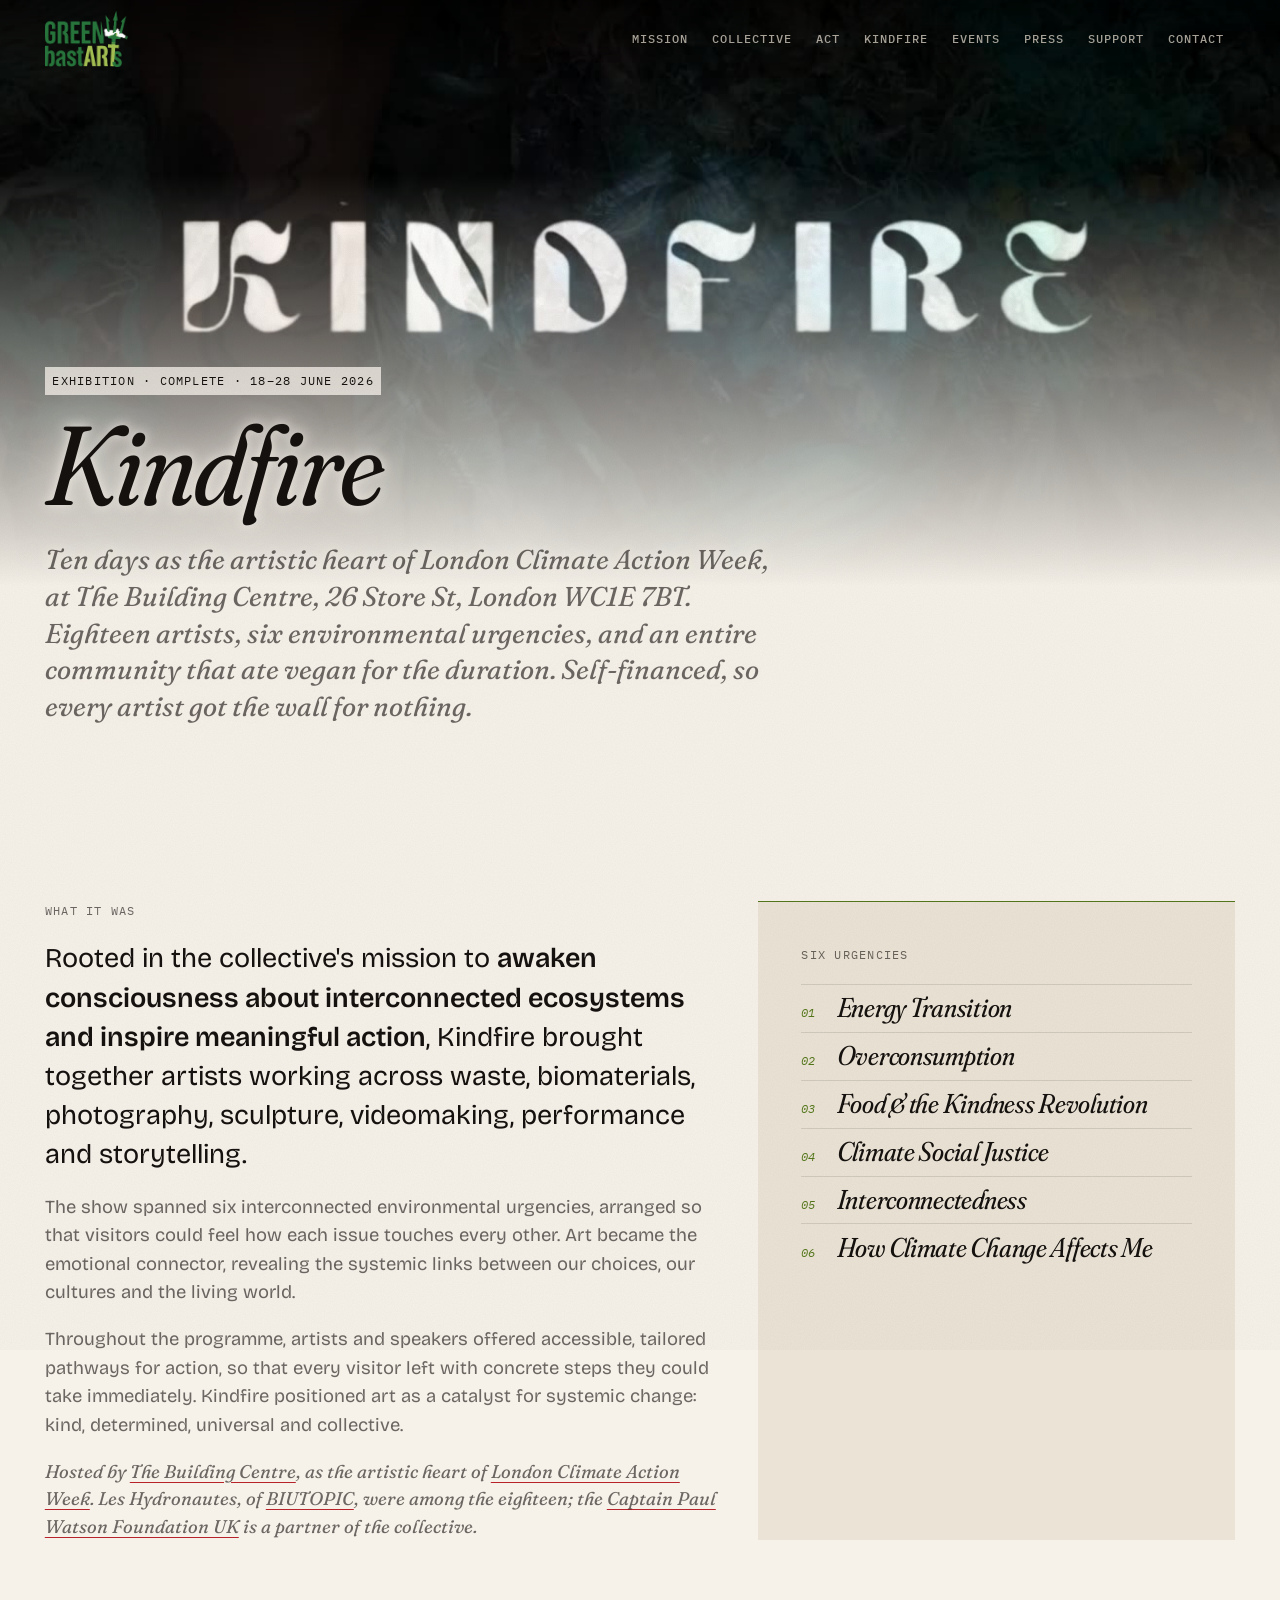
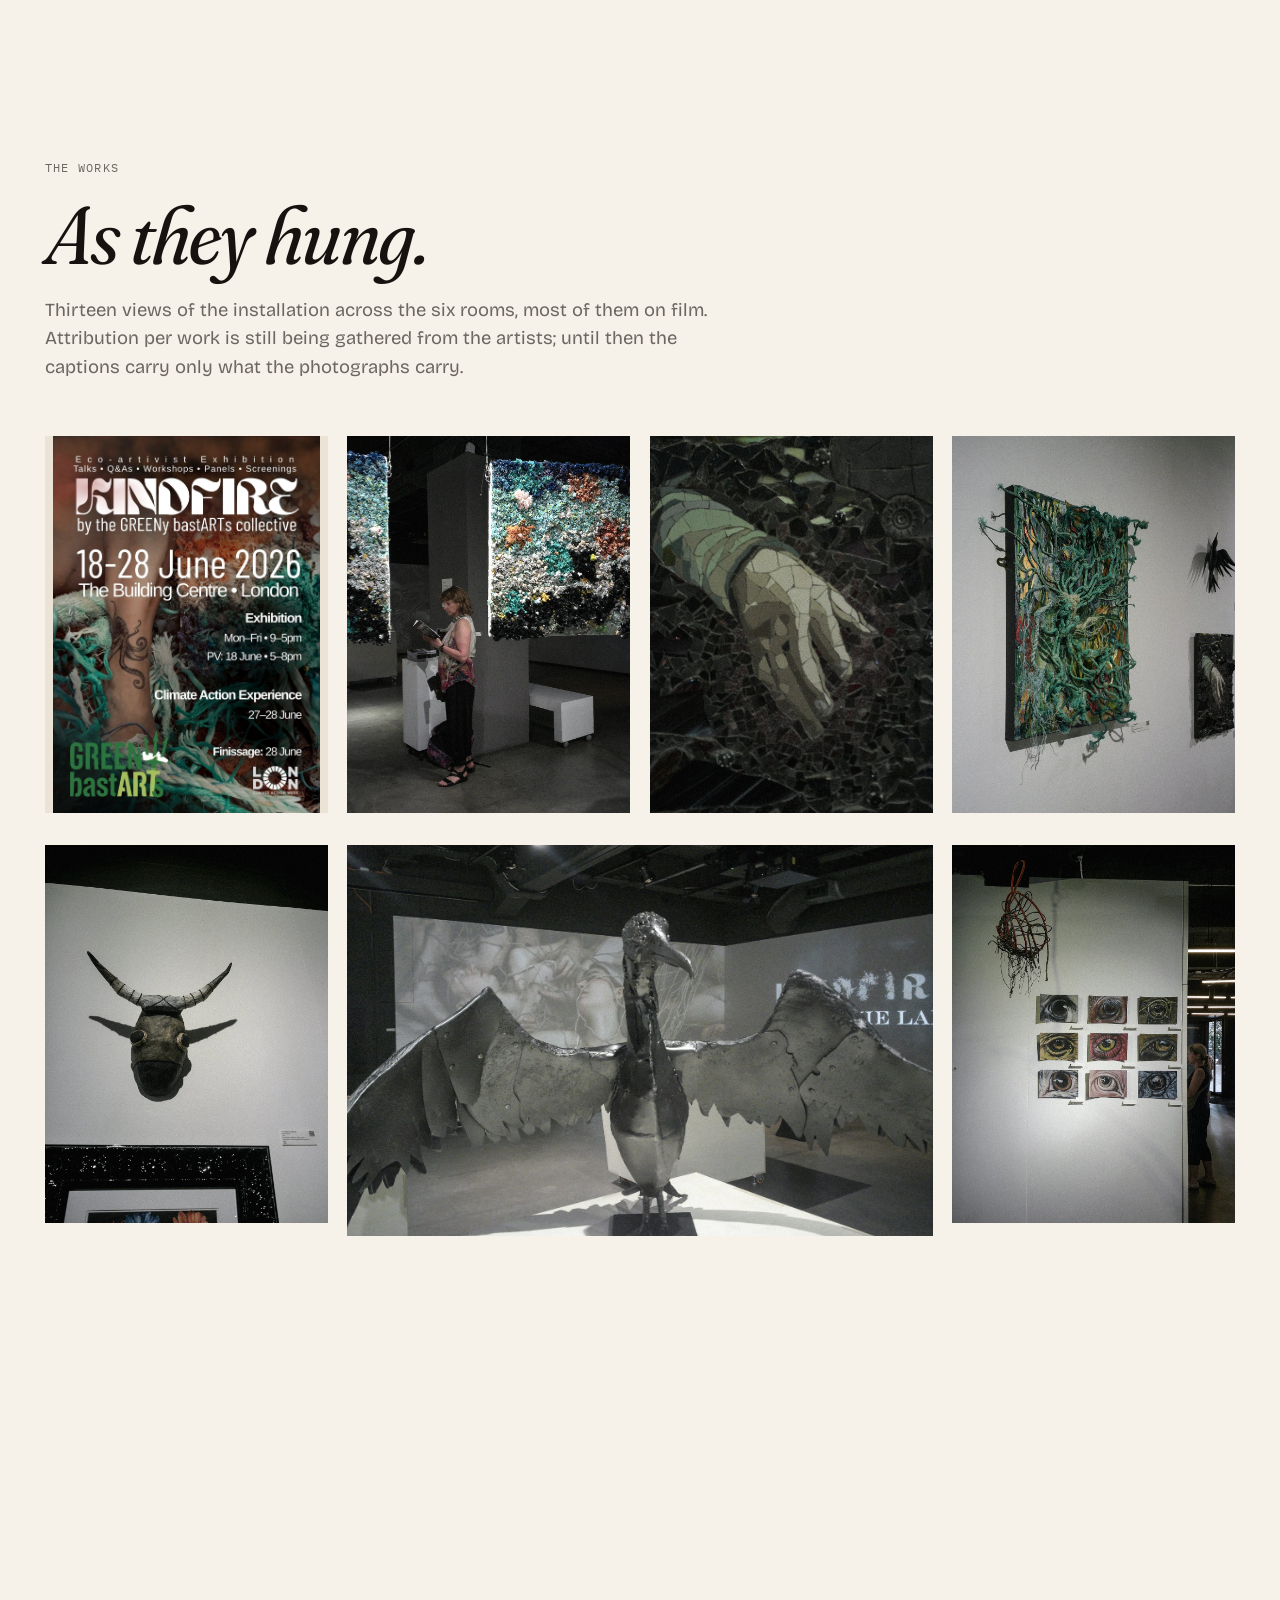
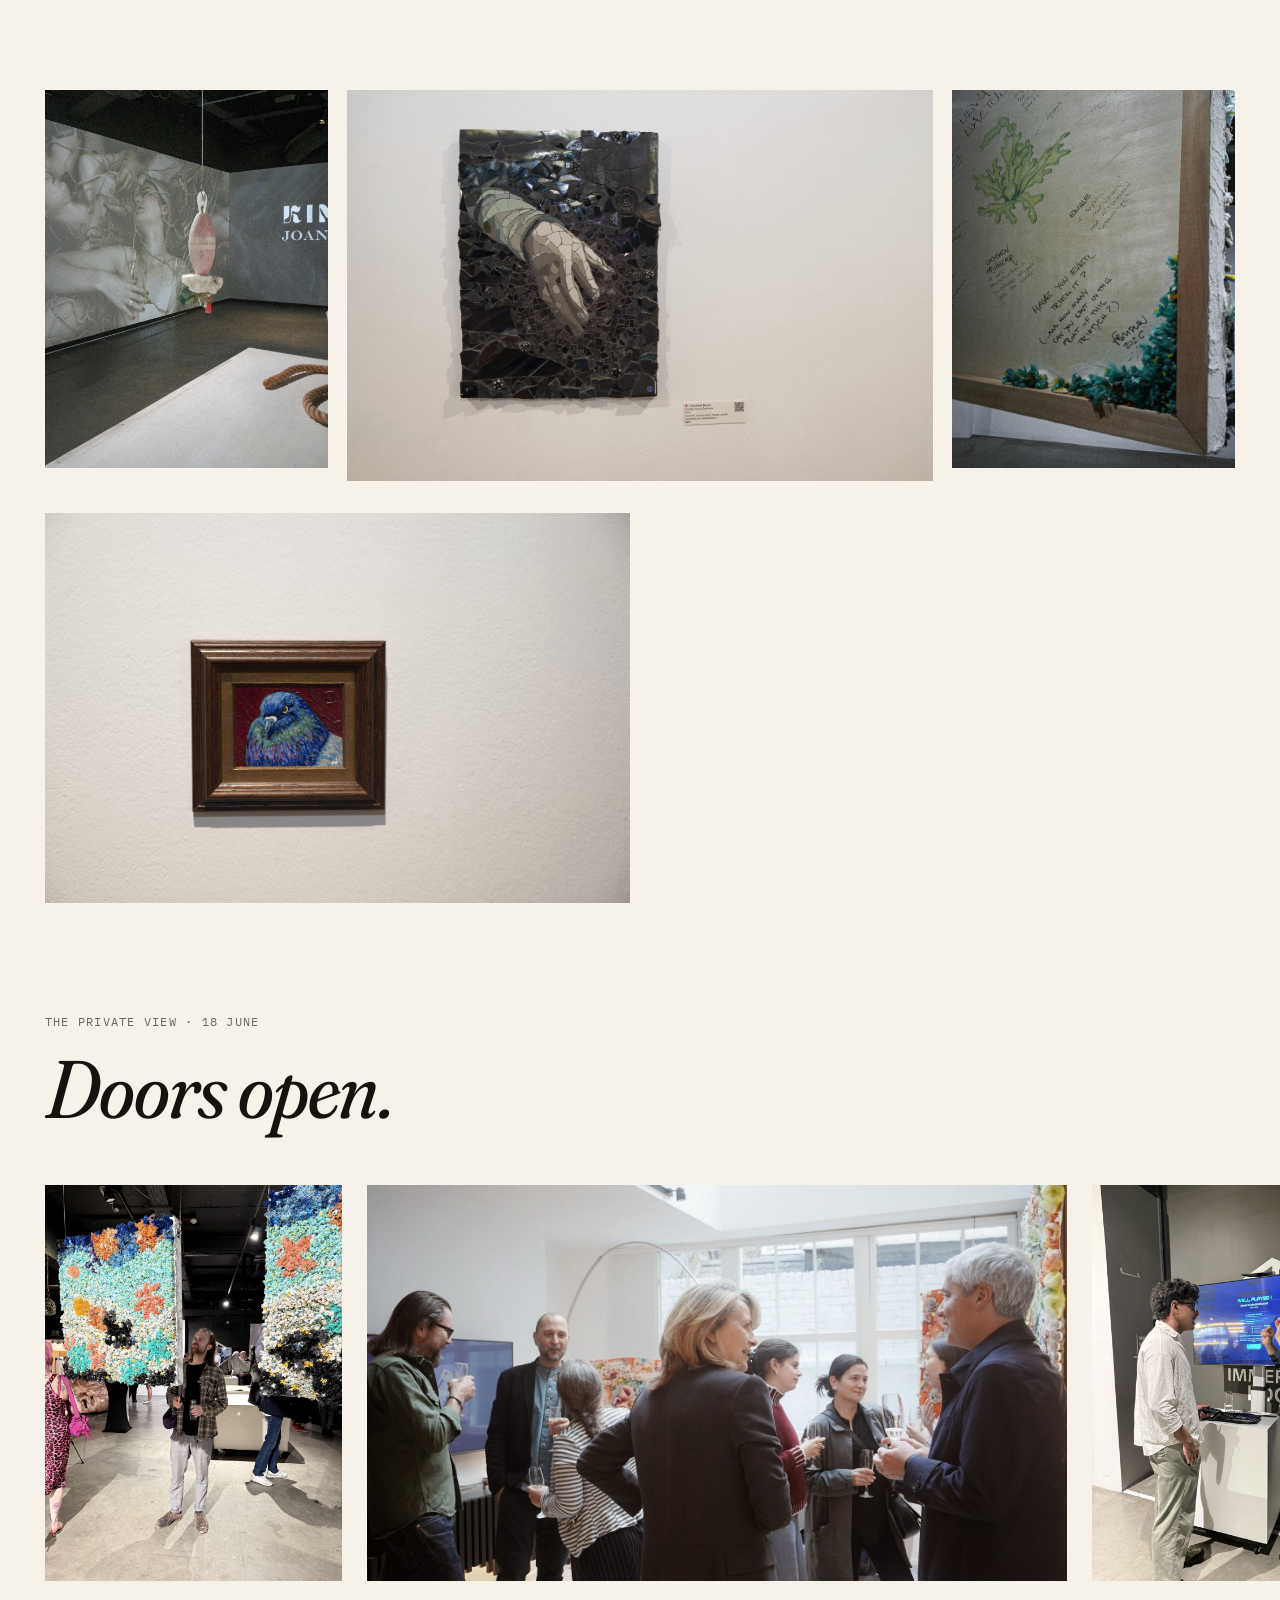
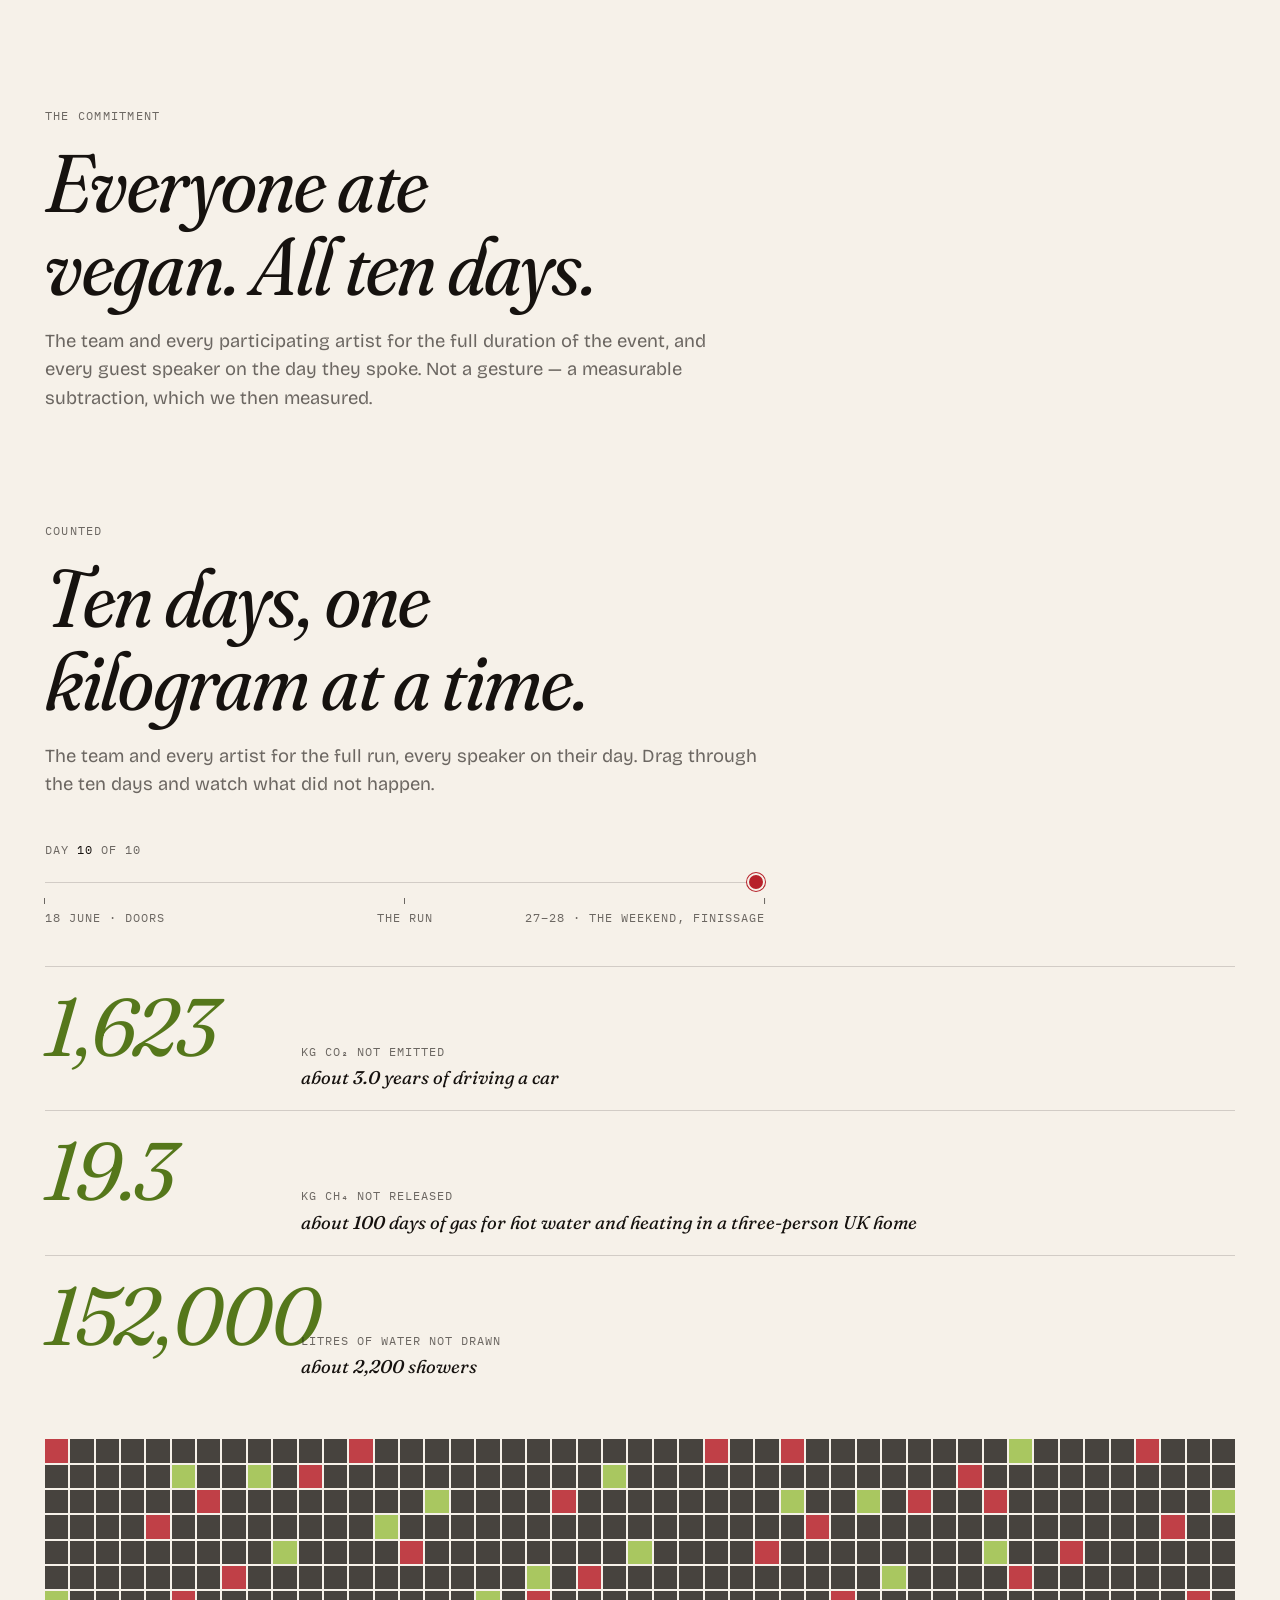
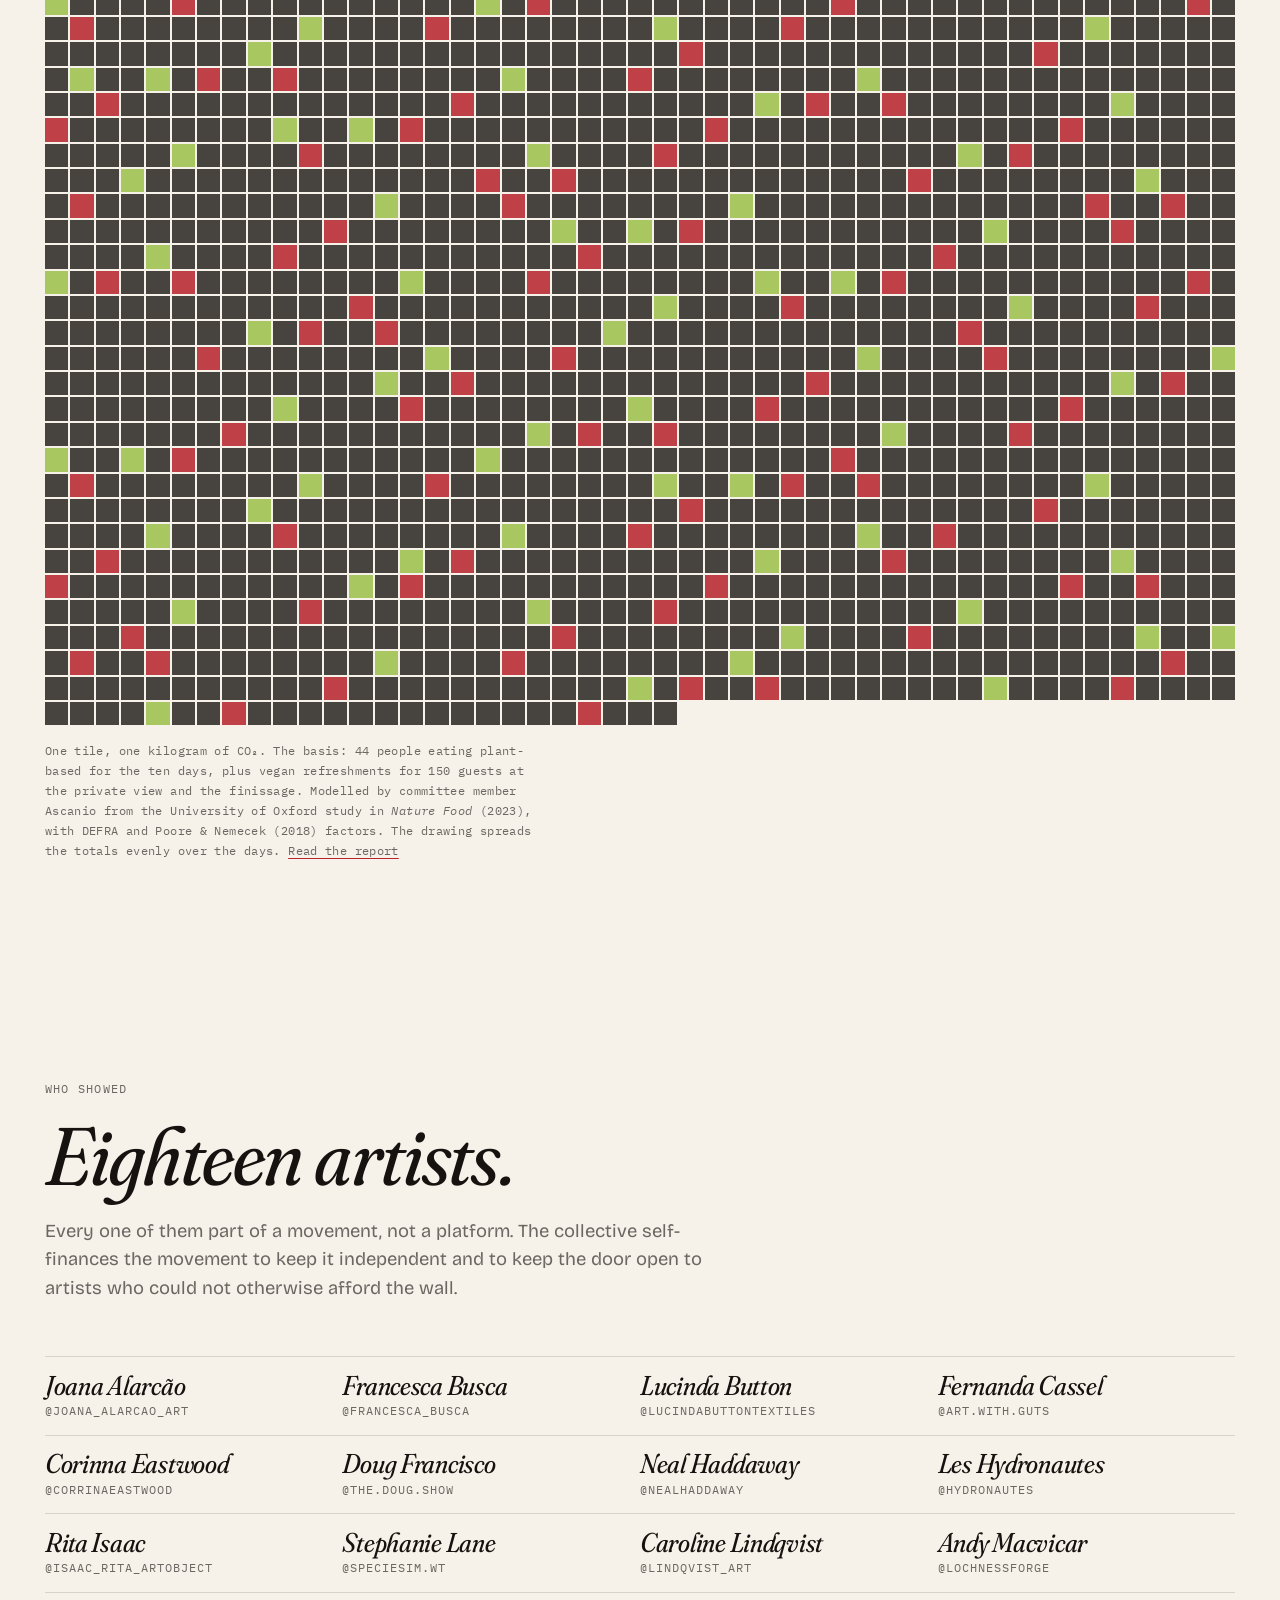
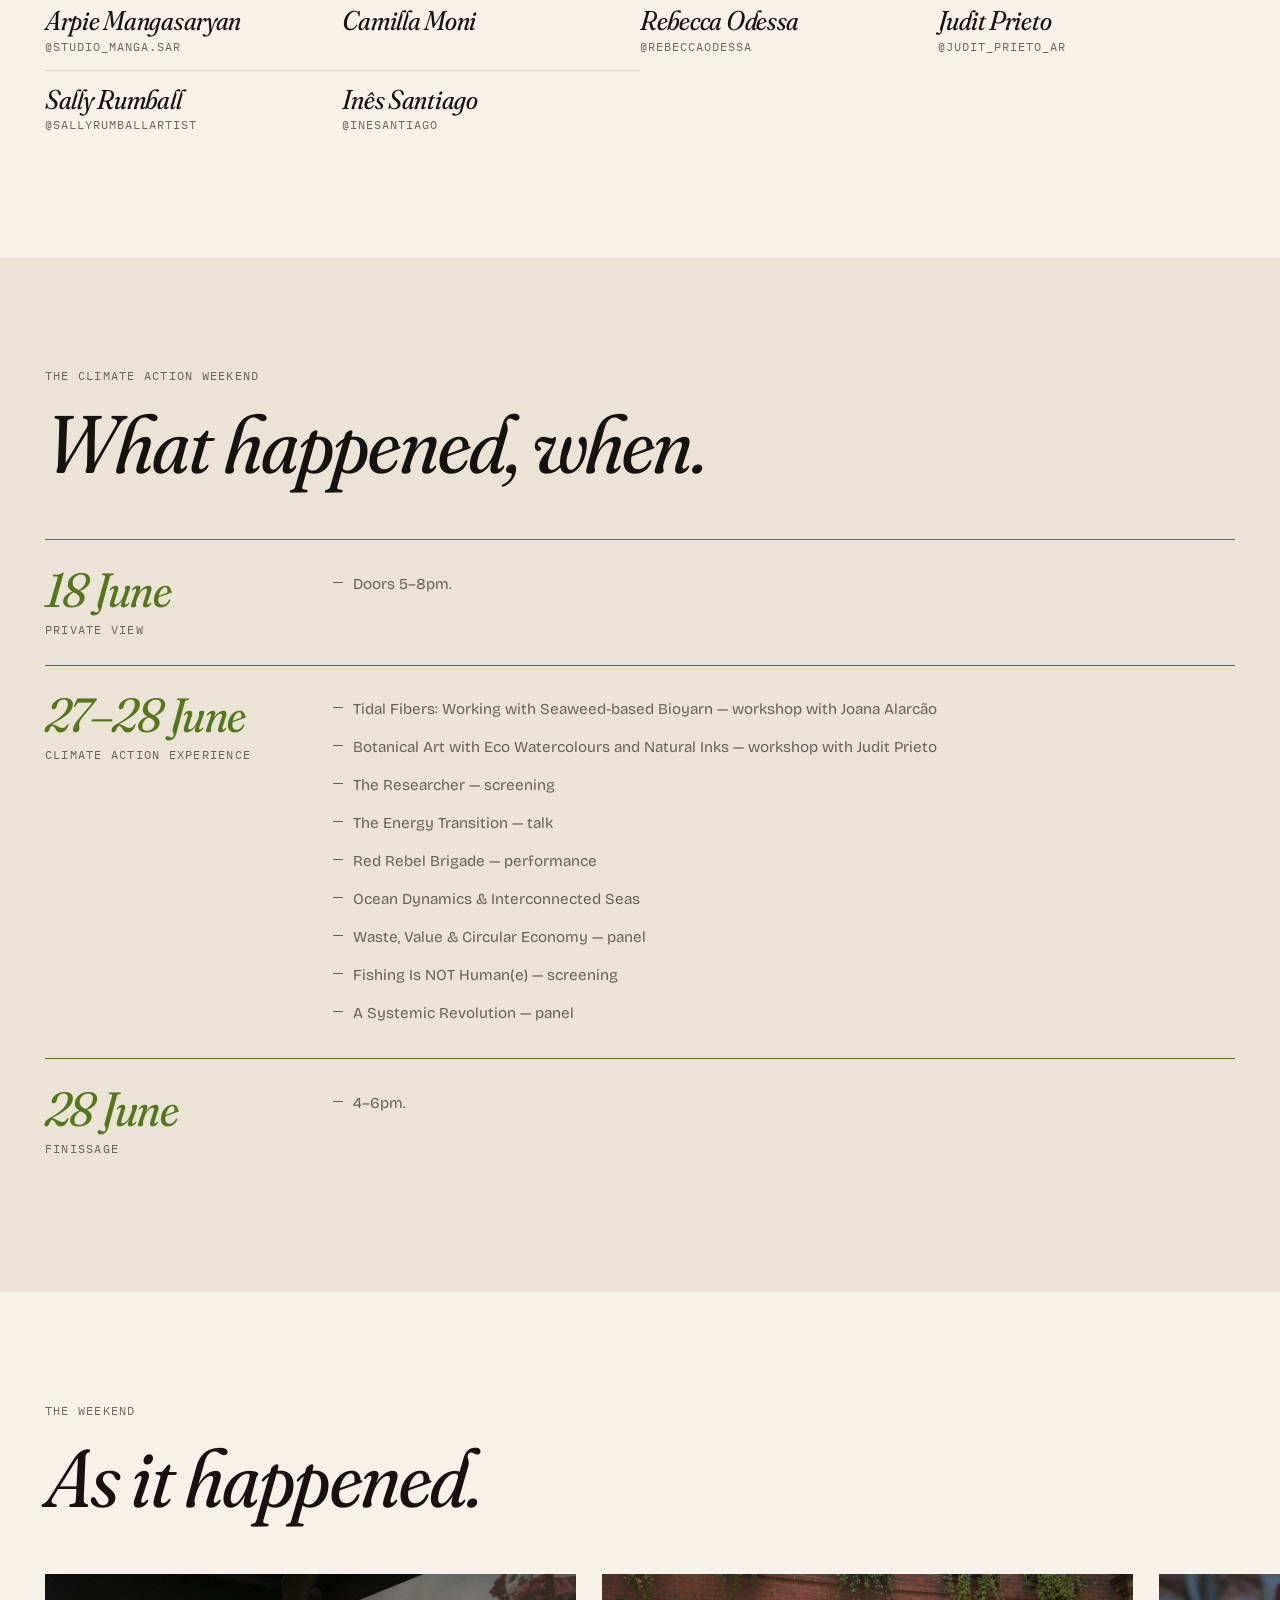
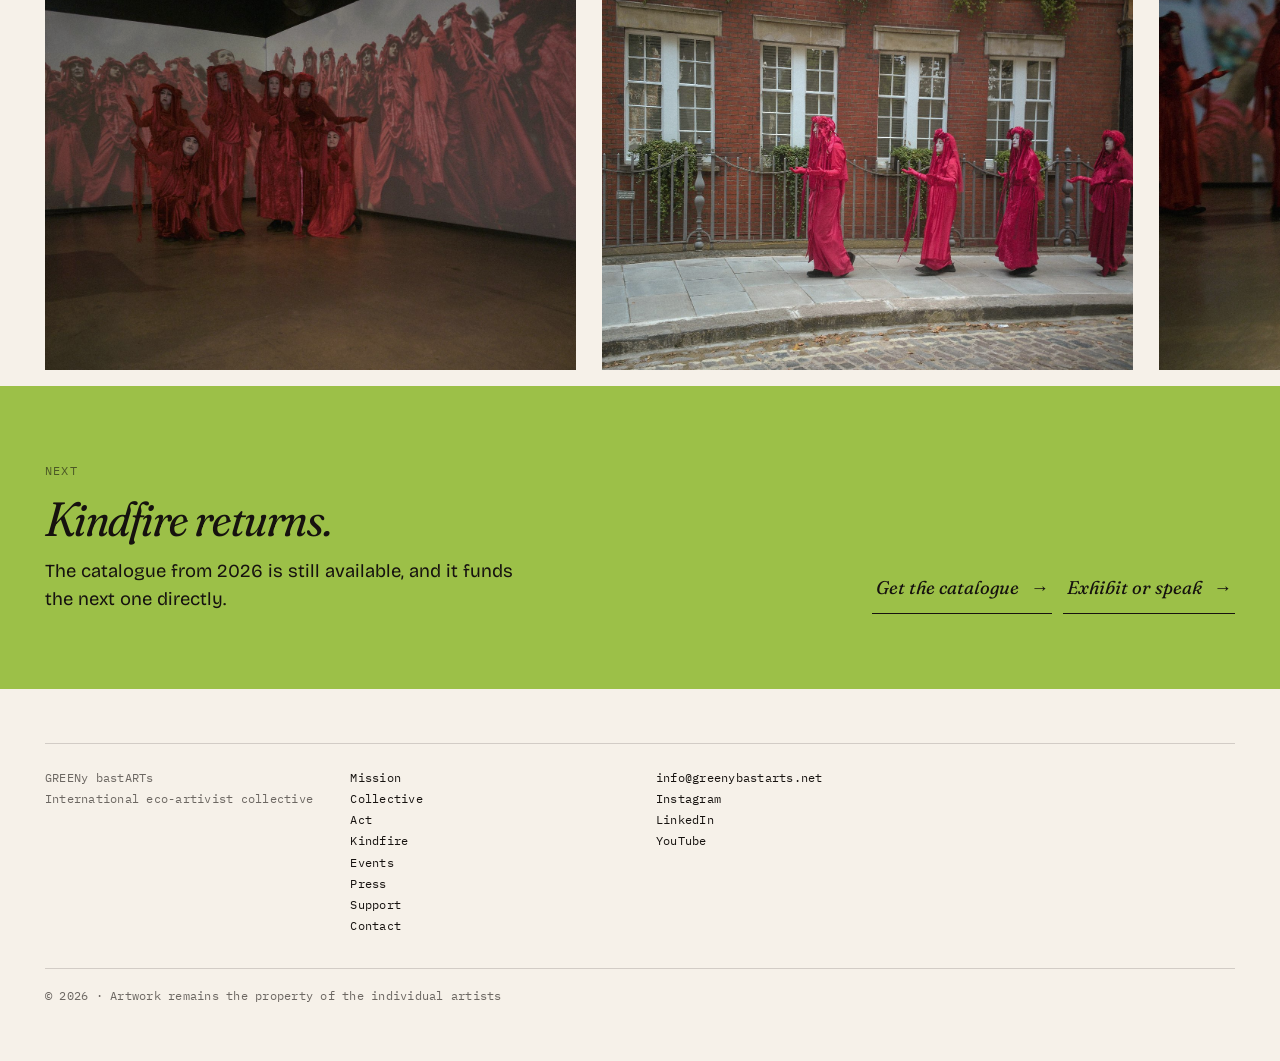
<file: kindfire/index.html>
<!DOCTYPE html><html lang="en-GB" class="no-js"> <head><meta charset="utf-8"><script>document.documentElement.classList.remove('no-js');</script><meta name="viewport" content="width=device-width, initial-scale=1"><title>Kindfire 2026 — GREENy bastARTs</title><meta name="description" content="Kindfire: a ten-day eco-artivist exhibition at The Building Centre, London, during London Climate Action Week 2026. Eighteen artists, six urgencies."><link rel="canonical" href="https://www.greenybastarts.net/kindfire/"><meta property="og:site_name" content="GREENy bastARTs"><meta property="og:title" content="Kindfire 2026 — GREENy bastARTs"><meta property="og:description" content="Kindfire: a ten-day eco-artivist exhibition at The Building Centre, London, during London Climate Action Week 2026. Eighteen artists, six urgencies."><meta property="og:type" content="website"><meta property="og:locale" content="en_GB"><meta property="og:url" content="https://www.greenybastarts.net/kindfire/"><meta property="og:image" content="https://www.greenybastarts.net/img/kf/weekend-01.jpg"><meta property="og:image:alt" content="The Red Rebel Brigade in the Kindfire projection room."><meta name="twitter:card" content="summary_large_image"><link rel="icon" href="/img/round-green-bastard.png"><script type="application/ld+json">{"@context":"https://schema.org","@type":"Organization","name":"GREENy bastARTs","url":"https://www.greenybastarts.net/","logo":"https://www.greenybastarts.net/img/round-green-bastard.png","image":"https://www.greenybastarts.net/img/kf/weekend-01.jpg","email":"info@greenybastarts.net","description":"International eco-artivist collective uniting artists, scientists, engineers and businesses for marine conservation and environmental action across Europe.","sameAs":["https://www.instagram.com/greenybastarts/","https://www.linkedin.com/company/greenybastarts/","https://www.youtube.com/channel/UC-2mrV_EYEUT1VHwZpwODZg"]}</script><link rel="preconnect" href="https://fonts.googleapis.com"><link rel="preconnect" href="https://fonts.gstatic.com" crossorigin><link rel="stylesheet" href="https://fonts.googleapis.com/css2?family=Fraunces:ital,opsz,wght,SOFT,WONK@0,9..144,300..700,0..100,0..1;1,9..144,300..700,0..100,0..1&family=Bricolage+Grotesque:opsz,wdth,wght@12..96,75..100,300..700&family=IBM+Plex+Mono:wght@400;500&display=swap"><meta name="astro-view-transitions-enabled" content="true"><meta name="astro-view-transitions-fallback" content="animate"><script type="module" src="/_astro/ClientRouter.astro_astro_type_script_index_0_lang.CDGfc0hd.js"></script><link rel="stylesheet" href="/_astro/contact.BU_7U3_t.css">
<style>.page-hero[data-astro-cid-s5hxusys]{min-height:82vh;display:flex;align-items:flex-end;background:linear-gradient(to bottom,transparent 22%,var(--ink) 74%);position:relative}.ph-video[data-astro-cid-s5hxusys]{position:absolute;inset:0;width:100%;height:100%;object-fit:cover;z-index:-1;background:#0d0b0a}.has-video[data-astro-cid-s5hxusys]{min-height:88vh}.has-video[data-astro-cid-s5hxusys] .ph-in[data-astro-cid-s5hxusys]{position:relative}@media(prefers-reduced-motion:reduce){.ph-video[data-astro-cid-s5hxusys]{display:none}}.page-hero[data-astro-cid-s5hxusys] .u-eyebrow[data-astro-cid-s5hxusys]{display:inline-block;padding:.35em .6em;background:color-mix(in srgb,var(--ink) 78%,transparent);color:var(--paper)}.ph-in[data-astro-cid-s5hxusys]{padding-bottom:clamp(2rem,1rem + 4vw,5rem)}.ph-title[data-astro-cid-s5hxusys]{font-size:var(--t-2xl);margin-top:.8rem;max-width:14ch;text-shadow:0 0 40px var(--ink),0 0 12px var(--ink)}.ph-lede[data-astro-cid-s5hxusys]{font-family:var(--serif);font-style:italic;font-variation-settings:"opsz" 40,"SOFT" 40,"WONK" 1;font-size:var(--t-md);line-height:1.35;margin-top:1.2rem;max-width:44ch;color:var(--mute);text-shadow:0 0 30px var(--ink),0 0 8px var(--ink)}
</style>
<link rel="stylesheet" href="/_astro/kindfire.Ev1ImHvM.css"></head> <body class> <canvas class="scene" id="scene" aria-hidden="true" data-astro-transition-persist="scene"></canvas> <div class="cursor" id="cursor" aria-hidden="true" data-astro-transition-persist="cursor"><span></span></div> <script type="module" src="/_astro/Scene.astro_astro_type_script_index_0_lang.OBQF2uPX.js"></script>  <a class="skip" href="#main">Skip to content</a> <header class="site-head" data-astro-transition-persist="head"> <div class="head-inner"> <a class="brand" href="/" aria-label="GREENy bastARTs — home"> <img src="/img/greeny-bastard.png" alt="" width="120" height="80"> </a> <button class="burger u-mono" type="button" aria-expanded="false" aria-controls="sitenav" data-burger> <span data-burger-label>Menu</span> </button> <nav class="site-nav" id="sitenav" aria-label="Main"> <ul> <li><a href="/what" data-nav>Mission</a></li><li><a href="/who" data-nav>Collective</a></li><li><a href="/how" data-nav>Act</a></li><li><a href="/kindfire" data-nav aria-current="page">Kindfire</a></li><li><a href="/events" data-nav>Events</a></li><li><a href="/press" data-nav>Press</a></li><li><a href="/shop" data-nav>Support</a></li><li><a href="/contact" data-nav>Contact</a></li> </ul> </nav> </div> </header> <main id="main" data-photo="/img/kf/show-01.jpg">  <section class="page-hero has-video" data-astro-cid-s5hxusys> <video class="ph-video" src="/video/kindfire-loop.mp4" poster="/video/kindfire-loop-poster.jpg" autoplay muted loop playsinline preload="metadata" aria-hidden="true" data-astro-cid-s5hxusys></video> <div class="shell ph-in" data-astro-cid-s5hxusys> <p class="u-eyebrow" data-astro-cid-s5hxusys>Exhibition · complete · 18–28 June 2026</p> <h1 class="u-display ph-title" data-astro-cid-s5hxusys>Kindfire</h1> <p class="ph-lede" data-astro-cid-s5hxusys>Ten days as the artistic heart of London Climate Action Week, at The Building Centre, 26 Store St, London WC1E 7BT. Eighteen artists, six environmental urgencies, and an entire community that ate vegan for the duration. Self-financed, so every artist got the wall for nothing.</p>  </div> </section>   <section class="bay shell" data-astro-cid-4o3e3kxm> <div class="tess" data-astro-cid-4o3e3kxm> <div class="f-7" data-astro-cid-4o3e3kxm> <p class="u-eyebrow" data-astro-cid-4o3e3kxm>What it was</p> <div class="u-prose kf-body" data-astro-cid-4o3e3kxm> <p class="kf-lead" data-astro-cid-4o3e3kxm>
Rooted in the collective's mission to <strong data-astro-cid-4o3e3kxm>awaken consciousness about
            interconnected ecosystems and inspire meaningful action</strong>, Kindfire brought
            together artists working across waste, biomaterials, photography, sculpture,
            videomaking, performance and storytelling.
</p> <p data-astro-cid-4o3e3kxm>
The show spanned six interconnected environmental urgencies, arranged so that
            visitors could feel how each issue touches every other. Art became the emotional
            connector, revealing the systemic links between our choices, our cultures and the
            living world.
</p> <p data-astro-cid-4o3e3kxm>
Throughout the programme, artists and speakers offered accessible, tailored pathways
            for action, so that every visitor left with concrete steps they could take
            immediately. Kindfire positioned art as a catalyst for systemic change: kind,
            determined, universal and collective.
</p> <p class="kf-with" data-astro-cid-4o3e3kxm>
Hosted by <a href="https://www.buildingcentre.co.uk/" target="_blank" rel="noopener" data-astro-cid-4o3e3kxm>The Building Centre</a>,
            as the artistic heart of <a href="https://londonclimateactionweek.org/" target="_blank" rel="noopener" data-astro-cid-4o3e3kxm>London Climate Action Week</a>.
            Les Hydronautes, of <a href="https://biutopic.com/" target="_blank" rel="noopener" data-astro-cid-4o3e3kxm>BIUTOPIC</a>, were among the eighteen;
            the <a href="https://www.paulwatsonfoundation.uk/" target="_blank" rel="noopener" data-astro-cid-4o3e3kxm>Captain Paul Watson Foundation UK</a> is a partner of the collective.
</p> </div> </div> <div class="f-5 urg-block pad g-ink-2" data-astro-cid-4o3e3kxm> <p class="u-eyebrow" data-astro-cid-4o3e3kxm>Six urgencies</p> <ol class="urg-list" data-astro-cid-4o3e3kxm> <li class="u-display urg" data-astro-cid-4o3e3kxm>Energy Transition</li><li class="u-display urg" data-astro-cid-4o3e3kxm>Overconsumption</li><li class="u-display urg" data-astro-cid-4o3e3kxm>Food &amp; the Kindness Revolution</li><li class="u-display urg" data-astro-cid-4o3e3kxm>Climate Social Justice</li><li class="u-display urg" data-astro-cid-4o3e3kxm>Interconnectedness</li><li class="u-display urg" data-astro-cid-4o3e3kxm>How Climate Change Affects Me</li> </ol> </div> </div> </section>  <section class="hang-sec shell" aria-labelledby="hang-h" data-astro-cid-4o3e3kxm> <div class="sec-head" data-astro-cid-4o3e3kxm> <p class="u-eyebrow" data-astro-cid-4o3e3kxm>The works</p> <h2 class="u-display sec-h" id="hang-h" data-astro-cid-4o3e3kxm>As they hung.</h2> <p class="u-prose sec-lede" data-astro-cid-4o3e3kxm>
Thirteen views of the installation across the six rooms, most of them on film.
        Attribution per work is still being gathered from the artists; until then the
        captions carry only what the photographs carry.
</p> </div> <ul class="hang" role="list" data-astro-cid-4o3e3kxm> <li class="hang-p rv" data-astro-cid-4o3e3kxm> <figure class="frag frag-fit hang-fig" data-astro-cid-4o3e3kxm> <img src="/img/photo-2026-03-13-08-42-05.jpg" alt="Kindfire exhibition poster: 18 to 28 June 2026, The Building Centre, London." loading="lazy" width="1200" height="1500" data-astro-cid-4o3e3kxm> </figure> </li> <li class="hang-p rv" data-astro-cid-4o3e3kxm> <figure class="frag hang-fig" data-astro-cid-4o3e3kxm> <img src="/img/kf/show-01.jpg" alt="The bottle-cap wall, private view" loading="lazy" width="1043" height="1400" data-astro-cid-4o3e3kxm> </figure> </li><li class="hang-p rv" data-astro-cid-4o3e3kxm> <figure class="frag hang-fig" data-astro-cid-4o3e3kxm> <img src="/img/kf/show-02.jpg" alt="Mosaic hand, detail" loading="lazy" width="1043" height="1400" data-astro-cid-4o3e3kxm> </figure> </li><li class="hang-p rv" data-astro-cid-4o3e3kxm> <figure class="frag hang-fig" data-astro-cid-4o3e3kxm> <img src="/img/kf/show-03.jpg" alt="Textile relief" loading="lazy" width="1043" height="1400" data-astro-cid-4o3e3kxm> </figure> </li><li class="hang-p rv" data-astro-cid-4o3e3kxm> <figure class="frag hang-fig" data-astro-cid-4o3e3kxm> <img src="/img/kf/show-04.jpg" alt="Horned head" loading="lazy" width="1043" height="1400" data-astro-cid-4o3e3kxm> </figure> </li><li class="hang-l rv" data-astro-cid-4o3e3kxm> <figure class="frag hang-fig" data-astro-cid-4o3e3kxm> <img src="/img/kf/show-05.jpg" alt="The bird, wings open" loading="lazy" width="1400" height="1043" data-astro-cid-4o3e3kxm> </figure> </li><li class="hang-p rv" data-astro-cid-4o3e3kxm> <figure class="frag hang-fig" data-astro-cid-4o3e3kxm> <img src="/img/kf/show-06.jpg" alt="The eye grid, with woven ring" loading="lazy" width="1043" height="1400" data-astro-cid-4o3e3kxm> </figure> </li><li class="hang-p rv" data-astro-cid-4o3e3kxm> <figure class="frag hang-fig" data-astro-cid-4o3e3kxm> <img src="/img/kf/show-07.jpg" alt="Pink inflatable" loading="lazy" width="1043" height="1400" data-astro-cid-4o3e3kxm> </figure> </li><li class="hang-p rv" data-astro-cid-4o3e3kxm> <figure class="frag hang-fig" data-astro-cid-4o3e3kxm> <img src="/img/kf/show-08.jpg" alt="The reliquary boxes" loading="lazy" width="1043" height="1400" data-astro-cid-4o3e3kxm> </figure> </li><li class="hang-l rv" data-astro-cid-4o3e3kxm> <figure class="frag hang-fig" data-astro-cid-4o3e3kxm> <img src="/img/kf/show-09.jpg" alt="Drawings, skull, eyes" loading="lazy" width="1400" height="1043" data-astro-cid-4o3e3kxm> </figure> </li><li class="hang-p rv" data-astro-cid-4o3e3kxm> <figure class="frag hang-fig" data-astro-cid-4o3e3kxm> <img src="/img/kf/show-10.jpg" alt="Projection room" loading="lazy" width="1043" height="1400" data-astro-cid-4o3e3kxm> </figure> </li><li class="hang-l rv" data-astro-cid-4o3e3kxm> <figure class="frag hang-fig" data-astro-cid-4o3e3kxm> <img src="/img/kf/show-11.jpg" alt="The white hand" loading="lazy" width="1400" height="931" data-astro-cid-4o3e3kxm> </figure> </li><li class="hang-l rv" data-astro-cid-4o3e3kxm> <figure class="frag hang-fig" data-astro-cid-4o3e3kxm> <img src="/img/kf/show-12.jpg" alt="The framed bird" loading="lazy" width="1400" height="931" data-astro-cid-4o3e3kxm> </figure> </li><li class="hang-p rv" data-astro-cid-4o3e3kxm> <figure class="frag hang-fig" data-astro-cid-4o3e3kxm> <img src="/img/kf/show-14.jpg" alt="The annotated triptych: Ulva lactuca" loading="lazy" width="1043" height="1400" data-astro-cid-4o3e3kxm> </figure> </li> </ul> </section>  <section class="wk-sec" aria-labelledby="pv-h" data-astro-cid-4o3e3kxm> <div class="shell" data-astro-cid-4o3e3kxm> <div class="sec-head" data-astro-cid-4o3e3kxm> <p class="u-eyebrow" data-astro-cid-4o3e3kxm>The private view · 18 June</p> <h2 class="u-display sec-h" id="pv-h" data-astro-cid-4o3e3kxm>Doors open.</h2> </div> </div> <div class="wk-scroll" tabindex="0" aria-label="Photographs from the private view, scroll sideways" data-astro-cid-4o3e3kxm> <ul class="wk" role="list" data-astro-cid-4o3e3kxm> <li class="wk-item rv" data-astro-cid-4o3e3kxm> <figure class="wk-fig" data-astro-cid-4o3e3kxm> <img src="/img/kf/pv-01.jpg" alt="The bottle-cap wall, private view" loading="lazy" width="1050" height="1400" data-astro-cid-4o3e3kxm> </figure> </li><li class="wk-item rv" data-astro-cid-4o3e3kxm> <figure class="wk-fig" data-astro-cid-4o3e3kxm> <img src="/img/fab83fb3-0865-46d4-a946-2c0731c49b3d.jpg" alt="The crowd, private view" loading="lazy" width="1600" height="906" data-astro-cid-4o3e3kxm> </figure> </li><li class="wk-item rv" data-astro-cid-4o3e3kxm> <figure class="wk-fig" data-astro-cid-4o3e3kxm> <img src="/img/kf/pv-02.jpg" alt="The video game: an interactive experience by Les Hydronautes" loading="lazy" width="1050" height="1400" data-astro-cid-4o3e3kxm> </figure> </li><li class="wk-item rv" data-astro-cid-4o3e3kxm> <figure class="wk-fig" data-astro-cid-4o3e3kxm> <img src="/img/kf/pv-04.jpg" alt="The team, under the projected mark" loading="lazy" width="1050" height="1400" data-astro-cid-4o3e3kxm> </figure> </li><li class="wk-item rv" data-astro-cid-4o3e3kxm> <figure class="wk-fig" data-astro-cid-4o3e3kxm> <img src="/img/kf/pv-05.jpg" alt="The bar, pouring" loading="lazy" width="1050" height="1400" data-astro-cid-4o3e3kxm> </figure> </li><li class="wk-item rv" data-astro-cid-4o3e3kxm> <figure class="wk-fig" data-astro-cid-4o3e3kxm> <img src="/img/kf/pv-06.jpg" alt="Signing the book, beside the bird" loading="lazy" width="1050" height="1400" data-astro-cid-4o3e3kxm> </figure> </li><li class="wk-item rv" data-astro-cid-4o3e3kxm> <figure class="wk-fig" data-astro-cid-4o3e3kxm> <img src="/img/kf/pv-07.jpg" alt="Conversation" loading="lazy" width="1050" height="1400" data-astro-cid-4o3e3kxm> </figure> </li><li class="wk-item rv" data-astro-cid-4o3e3kxm> <figure class="wk-fig" data-astro-cid-4o3e3kxm> <img src="/img/kf/pv-08.jpg" alt="At the Hydronautes plinth" loading="lazy" width="1050" height="1400" data-astro-cid-4o3e3kxm> </figure> </li><li class="wk-item rv" data-astro-cid-4o3e3kxm> <figure class="wk-fig" data-astro-cid-4o3e3kxm> <img src="/img/kf/pv-09.jpg" alt="Under the projection" loading="lazy" width="1050" height="1400" data-astro-cid-4o3e3kxm> </figure> </li><li class="wk-item rv" data-astro-cid-4o3e3kxm> <figure class="wk-fig" data-astro-cid-4o3e3kxm> <img src="/img/kf/pv-10.jpg" alt="Reading the label" loading="lazy" width="1050" height="1400" data-astro-cid-4o3e3kxm> </figure> </li><li class="wk-item rv" data-astro-cid-4o3e3kxm> <figure class="wk-fig" data-astro-cid-4o3e3kxm> <img src="/img/photo-2026-06-20-14-47-34.jpg" alt="The team, in front of the letters" loading="lazy" width="1200" height="1552" data-astro-cid-4o3e3kxm> </figure> </li> </ul> </div> </section>  <section class="vow bay shell" id="report" data-astro-cid-4o3e3kxm> <div class="tess" data-astro-cid-4o3e3kxm> <div class="f-7" data-astro-cid-4o3e3kxm> <p class="u-eyebrow" data-astro-cid-4o3e3kxm>The commitment</p> <h2 class="u-display vow-h" data-astro-cid-4o3e3kxm>Everyone ate vegan. All ten days.</h2> <p class="u-prose vow-p" data-astro-cid-4o3e3kxm>
The team and every participating artist for the full duration of the event, and every
          guest speaker on the day they spoke. Not a gesture — a measurable subtraction, which we
          then measured.
</p> </div> </div> </section>  <section class="days shell" aria-labelledby="days-h" data-days data-astro-cid-4o3e3kxm> <div class="days-head" data-astro-cid-4o3e3kxm> <p class="u-eyebrow" data-astro-cid-4o3e3kxm>Counted</p> <h2 class="u-display days-h" id="days-h" data-astro-cid-4o3e3kxm>Ten days, one kilogram at a time.</h2> <p class="days-lede" data-astro-cid-4o3e3kxm>
The team and every artist for the full run, every speaker on their day. Drag through
        the ten days and watch what did not happen.
</p> </div> <div class="days-ctl" data-astro-cid-4o3e3kxm> <label class="u-mono days-lab" for="days-r" data-astro-cid-4o3e3kxm>Day <output for="days-r" data-day data-astro-cid-4o3e3kxm>0</output> of 10</label> <input class="days-r" id="days-r" type="range" min="0" max="1000" value="0" step="1" data-r aria-valuetext="Day 0 of 10" data-astro-cid-4o3e3kxm> <ol class="days-marks u-mono" aria-hidden="true" data-astro-cid-4o3e3kxm> <li style="--at:0" data-astro-cid-4o3e3kxm>18 June · doors</li> <li style="--at:0.5" data-astro-cid-4o3e3kxm>the run</li> <li style="--at:1" data-astro-cid-4o3e3kxm>27–28 · the weekend, finissage</li> </ol> </div> <ul class="ledger-list" role="list" data-astro-cid-4o3e3kxm> <li data-astro-cid-4o3e3kxm> <span class="u-display lg-n" data-astro-cid-4o3e3kxm><span data-n="1623" data-dp="0" data-astro-cid-4o3e3kxm>0</span></span> <span class="lg-l" data-astro-cid-4o3e3kxm><span class="u-mono" data-astro-cid-4o3e3kxm>kg CO₂ not emitted</span><span class="lg-eq" data-astro-cid-4o3e3kxm>about <b data-n="3" data-dp="1" data-astro-cid-4o3e3kxm>0</b> years of driving a car</span></span> </li> <li data-astro-cid-4o3e3kxm> <span class="u-display lg-n" data-astro-cid-4o3e3kxm><span data-n="19.3" data-dp="1" data-astro-cid-4o3e3kxm>0</span></span> <span class="lg-l" data-astro-cid-4o3e3kxm><span class="u-mono" data-astro-cid-4o3e3kxm>kg CH₄ not released</span><span class="lg-eq" data-astro-cid-4o3e3kxm>about <b data-n="100" data-dp="0" data-astro-cid-4o3e3kxm>0</b> days of gas for hot water and heating in a three-person UK home</span></span> </li> <li data-astro-cid-4o3e3kxm> <span class="u-display lg-n" data-astro-cid-4o3e3kxm><span data-n="152000" data-dp="0" data-astro-cid-4o3e3kxm>0</span></span> <span class="lg-l" data-astro-cid-4o3e3kxm><span class="u-mono" data-astro-cid-4o3e3kxm>litres of water not drawn</span><span class="lg-eq" data-astro-cid-4o3e3kxm>about <b data-n="2200" data-dp="0" data-astro-cid-4o3e3kxm>0</b> showers</span></span> </li> </ul> <div class="wall" aria-hidden="true" data-wall data-astro-cid-4o3e3kxm> <i class="r" data-astro-cid-4o3e3kxm></i><i class data-astro-cid-4o3e3kxm></i><i class data-astro-cid-4o3e3kxm></i><i class data-astro-cid-4o3e3kxm></i><i class data-astro-cid-4o3e3kxm></i><i class data-astro-cid-4o3e3kxm></i><i class data-astro-cid-4o3e3kxm></i><i class data-astro-cid-4o3e3kxm></i><i class data-astro-cid-4o3e3kxm></i><i class data-astro-cid-4o3e3kxm></i><i class data-astro-cid-4o3e3kxm></i><i class data-astro-cid-4o3e3kxm></i><i class="r" data-astro-cid-4o3e3kxm></i><i class data-astro-cid-4o3e3kxm></i><i class data-astro-cid-4o3e3kxm></i><i class data-astro-cid-4o3e3kxm></i><i class data-astro-cid-4o3e3kxm></i><i class data-astro-cid-4o3e3kxm></i><i class data-astro-cid-4o3e3kxm></i><i class data-astro-cid-4o3e3kxm></i><i class data-astro-cid-4o3e3kxm></i><i class data-astro-cid-4o3e3kxm></i><i class data-astro-cid-4o3e3kxm></i><i class data-astro-cid-4o3e3kxm></i><i class data-astro-cid-4o3e3kxm></i><i class data-astro-cid-4o3e3kxm></i><i class="r" data-astro-cid-4o3e3kxm></i><i class data-astro-cid-4o3e3kxm></i><i class data-astro-cid-4o3e3kxm></i><i class="r" data-astro-cid-4o3e3kxm></i><i class data-astro-cid-4o3e3kxm></i><i class data-astro-cid-4o3e3kxm></i><i class data-astro-cid-4o3e3kxm></i><i class data-astro-cid-4o3e3kxm></i><i class data-astro-cid-4o3e3kxm></i><i class data-astro-cid-4o3e3kxm></i><i class data-astro-cid-4o3e3kxm></i><i class data-astro-cid-4o3e3kxm></i><i class="g" data-astro-cid-4o3e3kxm></i><i class data-astro-cid-4o3e3kxm></i><i class data-astro-cid-4o3e3kxm></i><i class data-astro-cid-4o3e3kxm></i><i class data-astro-cid-4o3e3kxm></i><i class="r" data-astro-cid-4o3e3kxm></i><i class data-astro-cid-4o3e3kxm></i><i class data-astro-cid-4o3e3kxm></i><i class data-astro-cid-4o3e3kxm></i><i class data-astro-cid-4o3e3kxm></i><i class data-astro-cid-4o3e3kxm></i><i class data-astro-cid-4o3e3kxm></i><i class data-astro-cid-4o3e3kxm></i><i class data-astro-cid-4o3e3kxm></i><i class="g" data-astro-cid-4o3e3kxm></i><i class data-astro-cid-4o3e3kxm></i><i class data-astro-cid-4o3e3kxm></i><i class="g" data-astro-cid-4o3e3kxm></i><i class data-astro-cid-4o3e3kxm></i><i class="r" data-astro-cid-4o3e3kxm></i><i class data-astro-cid-4o3e3kxm></i><i class data-astro-cid-4o3e3kxm></i><i class data-astro-cid-4o3e3kxm></i><i class data-astro-cid-4o3e3kxm></i><i class data-astro-cid-4o3e3kxm></i><i class data-astro-cid-4o3e3kxm></i><i class data-astro-cid-4o3e3kxm></i><i class data-astro-cid-4o3e3kxm></i><i class data-astro-cid-4o3e3kxm></i><i class data-astro-cid-4o3e3kxm></i><i class data-astro-cid-4o3e3kxm></i><i class="g" data-astro-cid-4o3e3kxm></i><i class data-astro-cid-4o3e3kxm></i><i class data-astro-cid-4o3e3kxm></i><i class data-astro-cid-4o3e3kxm></i><i class data-astro-cid-4o3e3kxm></i><i class data-astro-cid-4o3e3kxm></i><i class data-astro-cid-4o3e3kxm></i><i class data-astro-cid-4o3e3kxm></i><i class data-astro-cid-4o3e3kxm></i><i class data-astro-cid-4o3e3kxm></i><i class data-astro-cid-4o3e3kxm></i><i class data-astro-cid-4o3e3kxm></i><i class data-astro-cid-4o3e3kxm></i><i class data-astro-cid-4o3e3kxm></i><i class="r" data-astro-cid-4o3e3kxm></i><i class data-astro-cid-4o3e3kxm></i><i class data-astro-cid-4o3e3kxm></i><i class data-astro-cid-4o3e3kxm></i><i class data-astro-cid-4o3e3kxm></i><i class data-astro-cid-4o3e3kxm></i><i class data-astro-cid-4o3e3kxm></i><i class data-astro-cid-4o3e3kxm></i><i class data-astro-cid-4o3e3kxm></i><i class data-astro-cid-4o3e3kxm></i><i class data-astro-cid-4o3e3kxm></i><i class data-astro-cid-4o3e3kxm></i><i class data-astro-cid-4o3e3kxm></i><i class data-astro-cid-4o3e3kxm></i><i class data-astro-cid-4o3e3kxm></i><i class data-astro-cid-4o3e3kxm></i><i class data-astro-cid-4o3e3kxm></i><i class="r" data-astro-cid-4o3e3kxm></i><i class data-astro-cid-4o3e3kxm></i><i class data-astro-cid-4o3e3kxm></i><i class data-astro-cid-4o3e3kxm></i><i class data-astro-cid-4o3e3kxm></i><i class data-astro-cid-4o3e3kxm></i><i class data-astro-cid-4o3e3kxm></i><i class data-astro-cid-4o3e3kxm></i><i class data-astro-cid-4o3e3kxm></i><i class="g" data-astro-cid-4o3e3kxm></i><i class data-astro-cid-4o3e3kxm></i><i class data-astro-cid-4o3e3kxm></i><i class data-astro-cid-4o3e3kxm></i><i class data-astro-cid-4o3e3kxm></i><i class="r" data-astro-cid-4o3e3kxm></i><i class data-astro-cid-4o3e3kxm></i><i class data-astro-cid-4o3e3kxm></i><i class data-astro-cid-4o3e3kxm></i><i class data-astro-cid-4o3e3kxm></i><i class data-astro-cid-4o3e3kxm></i><i class data-astro-cid-4o3e3kxm></i><i class data-astro-cid-4o3e3kxm></i><i class data-astro-cid-4o3e3kxm></i><i class="g" data-astro-cid-4o3e3kxm></i><i class data-astro-cid-4o3e3kxm></i><i class data-astro-cid-4o3e3kxm></i><i class="g" data-astro-cid-4o3e3kxm></i><i class data-astro-cid-4o3e3kxm></i><i class="r" data-astro-cid-4o3e3kxm></i><i class data-astro-cid-4o3e3kxm></i><i class data-astro-cid-4o3e3kxm></i><i class="r" data-astro-cid-4o3e3kxm></i><i class data-astro-cid-4o3e3kxm></i><i class data-astro-cid-4o3e3kxm></i><i class data-astro-cid-4o3e3kxm></i><i class data-astro-cid-4o3e3kxm></i><i class data-astro-cid-4o3e3kxm></i><i class data-astro-cid-4o3e3kxm></i><i class data-astro-cid-4o3e3kxm></i><i class data-astro-cid-4o3e3kxm></i><i class="g" data-astro-cid-4o3e3kxm></i><i class data-astro-cid-4o3e3kxm></i><i class data-astro-cid-4o3e3kxm></i><i class data-astro-cid-4o3e3kxm></i><i class data-astro-cid-4o3e3kxm></i><i class="r" data-astro-cid-4o3e3kxm></i><i class data-astro-cid-4o3e3kxm></i><i class data-astro-cid-4o3e3kxm></i><i class data-astro-cid-4o3e3kxm></i><i class data-astro-cid-4o3e3kxm></i><i class data-astro-cid-4o3e3kxm></i><i class data-astro-cid-4o3e3kxm></i><i class data-astro-cid-4o3e3kxm></i><i class data-astro-cid-4o3e3kxm></i><i class="g" data-astro-cid-4o3e3kxm></i><i class data-astro-cid-4o3e3kxm></i><i class data-astro-cid-4o3e3kxm></i><i class data-astro-cid-4o3e3kxm></i><i class data-astro-cid-4o3e3kxm></i><i class data-astro-cid-4o3e3kxm></i><i class data-astro-cid-4o3e3kxm></i><i class data-astro-cid-4o3e3kxm></i><i class data-astro-cid-4o3e3kxm></i><i class data-astro-cid-4o3e3kxm></i><i class data-astro-cid-4o3e3kxm></i><i class data-astro-cid-4o3e3kxm></i><i class data-astro-cid-4o3e3kxm></i><i class data-astro-cid-4o3e3kxm></i><i class data-astro-cid-4o3e3kxm></i><i class data-astro-cid-4o3e3kxm></i><i class data-astro-cid-4o3e3kxm></i><i class="r" data-astro-cid-4o3e3kxm></i><i class data-astro-cid-4o3e3kxm></i><i class data-astro-cid-4o3e3kxm></i><i class data-astro-cid-4o3e3kxm></i><i class data-astro-cid-4o3e3kxm></i><i class data-astro-cid-4o3e3kxm></i><i class data-astro-cid-4o3e3kxm></i><i class data-astro-cid-4o3e3kxm></i><i class data-astro-cid-4o3e3kxm></i><i class data-astro-cid-4o3e3kxm></i><i class data-astro-cid-4o3e3kxm></i><i class data-astro-cid-4o3e3kxm></i><i class data-astro-cid-4o3e3kxm></i><i class data-astro-cid-4o3e3kxm></i><i class="r" data-astro-cid-4o3e3kxm></i><i class data-astro-cid-4o3e3kxm></i><i class data-astro-cid-4o3e3kxm></i><i class data-astro-cid-4o3e3kxm></i><i class data-astro-cid-4o3e3kxm></i><i class data-astro-cid-4o3e3kxm></i><i class data-astro-cid-4o3e3kxm></i><i class data-astro-cid-4o3e3kxm></i><i class data-astro-cid-4o3e3kxm></i><i class data-astro-cid-4o3e3kxm></i><i class data-astro-cid-4o3e3kxm></i><i class data-astro-cid-4o3e3kxm></i><i class="g" data-astro-cid-4o3e3kxm></i><i class data-astro-cid-4o3e3kxm></i><i class data-astro-cid-4o3e3kxm></i><i class data-astro-cid-4o3e3kxm></i><i class data-astro-cid-4o3e3kxm></i><i class="r" data-astro-cid-4o3e3kxm></i><i class data-astro-cid-4o3e3kxm></i><i class data-astro-cid-4o3e3kxm></i><i class data-astro-cid-4o3e3kxm></i><i class data-astro-cid-4o3e3kxm></i><i class data-astro-cid-4o3e3kxm></i><i class data-astro-cid-4o3e3kxm></i><i class data-astro-cid-4o3e3kxm></i><i class data-astro-cid-4o3e3kxm></i><i class="g" data-astro-cid-4o3e3kxm></i><i class data-astro-cid-4o3e3kxm></i><i class data-astro-cid-4o3e3kxm></i><i class data-astro-cid-4o3e3kxm></i><i class data-astro-cid-4o3e3kxm></i><i class="r" data-astro-cid-4o3e3kxm></i><i class data-astro-cid-4o3e3kxm></i><i class data-astro-cid-4o3e3kxm></i><i class data-astro-cid-4o3e3kxm></i><i class data-astro-cid-4o3e3kxm></i><i class data-astro-cid-4o3e3kxm></i><i class data-astro-cid-4o3e3kxm></i><i class data-astro-cid-4o3e3kxm></i><i class data-astro-cid-4o3e3kxm></i><i class="g" data-astro-cid-4o3e3kxm></i><i class data-astro-cid-4o3e3kxm></i><i class data-astro-cid-4o3e3kxm></i><i class="r" data-astro-cid-4o3e3kxm></i><i class data-astro-cid-4o3e3kxm></i><i class data-astro-cid-4o3e3kxm></i><i class data-astro-cid-4o3e3kxm></i><i class data-astro-cid-4o3e3kxm></i><i class data-astro-cid-4o3e3kxm></i><i class data-astro-cid-4o3e3kxm></i><i class data-astro-cid-4o3e3kxm></i><i class data-astro-cid-4o3e3kxm></i><i class data-astro-cid-4o3e3kxm></i><i class data-astro-cid-4o3e3kxm></i><i class data-astro-cid-4o3e3kxm></i><i class data-astro-cid-4o3e3kxm></i><i class data-astro-cid-4o3e3kxm></i><i class="r" data-astro-cid-4o3e3kxm></i><i class data-astro-cid-4o3e3kxm></i><i class data-astro-cid-4o3e3kxm></i><i class data-astro-cid-4o3e3kxm></i><i class data-astro-cid-4o3e3kxm></i><i class data-astro-cid-4o3e3kxm></i><i class data-astro-cid-4o3e3kxm></i><i class data-astro-cid-4o3e3kxm></i><i class data-astro-cid-4o3e3kxm></i><i class data-astro-cid-4o3e3kxm></i><i class data-astro-cid-4o3e3kxm></i><i class data-astro-cid-4o3e3kxm></i><i class="g" data-astro-cid-4o3e3kxm></i><i class data-astro-cid-4o3e3kxm></i><i class="r" data-astro-cid-4o3e3kxm></i><i class data-astro-cid-4o3e3kxm></i><i class data-astro-cid-4o3e3kxm></i><i class data-astro-cid-4o3e3kxm></i><i class data-astro-cid-4o3e3kxm></i><i class data-astro-cid-4o3e3kxm></i><i class data-astro-cid-4o3e3kxm></i><i class data-astro-cid-4o3e3kxm></i><i class data-astro-cid-4o3e3kxm></i><i class data-astro-cid-4o3e3kxm></i><i class data-astro-cid-4o3e3kxm></i><i class data-astro-cid-4o3e3kxm></i><i class="g" data-astro-cid-4o3e3kxm></i><i class data-astro-cid-4o3e3kxm></i><i class data-astro-cid-4o3e3kxm></i><i class data-astro-cid-4o3e3kxm></i><i class data-astro-cid-4o3e3kxm></i><i class="r" data-astro-cid-4o3e3kxm></i><i class data-astro-cid-4o3e3kxm></i><i class data-astro-cid-4o3e3kxm></i><i class data-astro-cid-4o3e3kxm></i><i class data-astro-cid-4o3e3kxm></i><i class data-astro-cid-4o3e3kxm></i><i class data-astro-cid-4o3e3kxm></i><i class data-astro-cid-4o3e3kxm></i><i class data-astro-cid-4o3e3kxm></i><i class="g" data-astro-cid-4o3e3kxm></i><i class data-astro-cid-4o3e3kxm></i><i class data-astro-cid-4o3e3kxm></i><i class data-astro-cid-4o3e3kxm></i><i class data-astro-cid-4o3e3kxm></i><i class="r" data-astro-cid-4o3e3kxm></i><i class data-astro-cid-4o3e3kxm></i><i class data-astro-cid-4o3e3kxm></i><i class data-astro-cid-4o3e3kxm></i><i class data-astro-cid-4o3e3kxm></i><i class data-astro-cid-4o3e3kxm></i><i class data-astro-cid-4o3e3kxm></i><i class data-astro-cid-4o3e3kxm></i><i class data-astro-cid-4o3e3kxm></i><i class data-astro-cid-4o3e3kxm></i><i class data-astro-cid-4o3e3kxm></i><i class data-astro-cid-4o3e3kxm></i><i class="g" data-astro-cid-4o3e3kxm></i><i class data-astro-cid-4o3e3kxm></i><i class="r" data-astro-cid-4o3e3kxm></i><i class data-astro-cid-4o3e3kxm></i><i class data-astro-cid-4o3e3kxm></i><i class data-astro-cid-4o3e3kxm></i><i class data-astro-cid-4o3e3kxm></i><i class data-astro-cid-4o3e3kxm></i><i class data-astro-cid-4o3e3kxm></i><i class data-astro-cid-4o3e3kxm></i><i class data-astro-cid-4o3e3kxm></i><i class data-astro-cid-4o3e3kxm></i><i class data-astro-cid-4o3e3kxm></i><i class data-astro-cid-4o3e3kxm></i><i class="r" data-astro-cid-4o3e3kxm></i><i class data-astro-cid-4o3e3kxm></i><i class data-astro-cid-4o3e3kxm></i><i class data-astro-cid-4o3e3kxm></i><i class data-astro-cid-4o3e3kxm></i><i class data-astro-cid-4o3e3kxm></i><i class data-astro-cid-4o3e3kxm></i><i class data-astro-cid-4o3e3kxm></i><i class data-astro-cid-4o3e3kxm></i><i class data-astro-cid-4o3e3kxm></i><i class data-astro-cid-4o3e3kxm></i><i class data-astro-cid-4o3e3kxm></i><i class data-astro-cid-4o3e3kxm></i><i class data-astro-cid-4o3e3kxm></i><i class="r" data-astro-cid-4o3e3kxm></i><i class data-astro-cid-4o3e3kxm></i><i class data-astro-cid-4o3e3kxm></i><i class="r" data-astro-cid-4o3e3kxm></i><i class data-astro-cid-4o3e3kxm></i><i class data-astro-cid-4o3e3kxm></i><i class data-astro-cid-4o3e3kxm></i><i class data-astro-cid-4o3e3kxm></i><i class data-astro-cid-4o3e3kxm></i><i class data-astro-cid-4o3e3kxm></i><i class data-astro-cid-4o3e3kxm></i><i class data-astro-cid-4o3e3kxm></i><i class="g" data-astro-cid-4o3e3kxm></i><i class data-astro-cid-4o3e3kxm></i><i class data-astro-cid-4o3e3kxm></i><i class data-astro-cid-4o3e3kxm></i><i class data-astro-cid-4o3e3kxm></i><i class="r" data-astro-cid-4o3e3kxm></i><i class data-astro-cid-4o3e3kxm></i><i class data-astro-cid-4o3e3kxm></i><i class data-astro-cid-4o3e3kxm></i><i class data-astro-cid-4o3e3kxm></i><i class data-astro-cid-4o3e3kxm></i><i class data-astro-cid-4o3e3kxm></i><i class data-astro-cid-4o3e3kxm></i><i class data-astro-cid-4o3e3kxm></i><i class="g" data-astro-cid-4o3e3kxm></i><i class data-astro-cid-4o3e3kxm></i><i class data-astro-cid-4o3e3kxm></i><i class data-astro-cid-4o3e3kxm></i><i class data-astro-cid-4o3e3kxm></i><i class="r" data-astro-cid-4o3e3kxm></i><i class data-astro-cid-4o3e3kxm></i><i class data-astro-cid-4o3e3kxm></i><i class data-astro-cid-4o3e3kxm></i><i class data-astro-cid-4o3e3kxm></i><i class data-astro-cid-4o3e3kxm></i><i class data-astro-cid-4o3e3kxm></i><i class data-astro-cid-4o3e3kxm></i><i class data-astro-cid-4o3e3kxm></i><i class data-astro-cid-4o3e3kxm></i><i class data-astro-cid-4o3e3kxm></i><i class data-astro-cid-4o3e3kxm></i><i class="g" data-astro-cid-4o3e3kxm></i><i class data-astro-cid-4o3e3kxm></i><i class data-astro-cid-4o3e3kxm></i><i class data-astro-cid-4o3e3kxm></i><i class data-astro-cid-4o3e3kxm></i><i class data-astro-cid-4o3e3kxm></i><i class data-astro-cid-4o3e3kxm></i><i class data-astro-cid-4o3e3kxm></i><i class data-astro-cid-4o3e3kxm></i><i class data-astro-cid-4o3e3kxm></i><i class data-astro-cid-4o3e3kxm></i><i class data-astro-cid-4o3e3kxm></i><i class data-astro-cid-4o3e3kxm></i><i class data-astro-cid-4o3e3kxm></i><i class="g" data-astro-cid-4o3e3kxm></i><i class data-astro-cid-4o3e3kxm></i><i class data-astro-cid-4o3e3kxm></i><i class data-astro-cid-4o3e3kxm></i><i class data-astro-cid-4o3e3kxm></i><i class data-astro-cid-4o3e3kxm></i><i class data-astro-cid-4o3e3kxm></i><i class data-astro-cid-4o3e3kxm></i><i class data-astro-cid-4o3e3kxm></i><i class data-astro-cid-4o3e3kxm></i><i class data-astro-cid-4o3e3kxm></i><i class data-astro-cid-4o3e3kxm></i><i class data-astro-cid-4o3e3kxm></i><i class data-astro-cid-4o3e3kxm></i><i class data-astro-cid-4o3e3kxm></i><i class data-astro-cid-4o3e3kxm></i><i class data-astro-cid-4o3e3kxm></i><i class="r" data-astro-cid-4o3e3kxm></i><i class data-astro-cid-4o3e3kxm></i><i class data-astro-cid-4o3e3kxm></i><i class data-astro-cid-4o3e3kxm></i><i class data-astro-cid-4o3e3kxm></i><i class data-astro-cid-4o3e3kxm></i><i class data-astro-cid-4o3e3kxm></i><i class data-astro-cid-4o3e3kxm></i><i class data-astro-cid-4o3e3kxm></i><i class data-astro-cid-4o3e3kxm></i><i class data-astro-cid-4o3e3kxm></i><i class data-astro-cid-4o3e3kxm></i><i class data-astro-cid-4o3e3kxm></i><i class data-astro-cid-4o3e3kxm></i><i class="r" data-astro-cid-4o3e3kxm></i><i class data-astro-cid-4o3e3kxm></i><i class data-astro-cid-4o3e3kxm></i><i class data-astro-cid-4o3e3kxm></i><i class data-astro-cid-4o3e3kxm></i><i class data-astro-cid-4o3e3kxm></i><i class data-astro-cid-4o3e3kxm></i><i class data-astro-cid-4o3e3kxm></i><i class data-astro-cid-4o3e3kxm></i><i class="g" data-astro-cid-4o3e3kxm></i><i class data-astro-cid-4o3e3kxm></i><i class data-astro-cid-4o3e3kxm></i><i class="g" data-astro-cid-4o3e3kxm></i><i class data-astro-cid-4o3e3kxm></i><i class="r" data-astro-cid-4o3e3kxm></i><i class data-astro-cid-4o3e3kxm></i><i class data-astro-cid-4o3e3kxm></i><i class="r" data-astro-cid-4o3e3kxm></i><i class data-astro-cid-4o3e3kxm></i><i class data-astro-cid-4o3e3kxm></i><i class data-astro-cid-4o3e3kxm></i><i class data-astro-cid-4o3e3kxm></i><i class data-astro-cid-4o3e3kxm></i><i class data-astro-cid-4o3e3kxm></i><i class data-astro-cid-4o3e3kxm></i><i class data-astro-cid-4o3e3kxm></i><i class="g" data-astro-cid-4o3e3kxm></i><i class data-astro-cid-4o3e3kxm></i><i class data-astro-cid-4o3e3kxm></i><i class data-astro-cid-4o3e3kxm></i><i class data-astro-cid-4o3e3kxm></i><i class="r" data-astro-cid-4o3e3kxm></i><i class data-astro-cid-4o3e3kxm></i><i class data-astro-cid-4o3e3kxm></i><i class data-astro-cid-4o3e3kxm></i><i class data-astro-cid-4o3e3kxm></i><i class data-astro-cid-4o3e3kxm></i><i class data-astro-cid-4o3e3kxm></i><i class data-astro-cid-4o3e3kxm></i><i class data-astro-cid-4o3e3kxm></i><i class="g" data-astro-cid-4o3e3kxm></i><i class data-astro-cid-4o3e3kxm></i><i class data-astro-cid-4o3e3kxm></i><i class data-astro-cid-4o3e3kxm></i><i class data-astro-cid-4o3e3kxm></i><i class data-astro-cid-4o3e3kxm></i><i class data-astro-cid-4o3e3kxm></i><i class data-astro-cid-4o3e3kxm></i><i class data-astro-cid-4o3e3kxm></i><i class data-astro-cid-4o3e3kxm></i><i class data-astro-cid-4o3e3kxm></i><i class data-astro-cid-4o3e3kxm></i><i class data-astro-cid-4o3e3kxm></i><i class data-astro-cid-4o3e3kxm></i><i class data-astro-cid-4o3e3kxm></i><i class data-astro-cid-4o3e3kxm></i><i class data-astro-cid-4o3e3kxm></i><i class="r" data-astro-cid-4o3e3kxm></i><i class data-astro-cid-4o3e3kxm></i><i class data-astro-cid-4o3e3kxm></i><i class data-astro-cid-4o3e3kxm></i><i class data-astro-cid-4o3e3kxm></i><i class data-astro-cid-4o3e3kxm></i><i class data-astro-cid-4o3e3kxm></i><i class data-astro-cid-4o3e3kxm></i><i class data-astro-cid-4o3e3kxm></i><i class data-astro-cid-4o3e3kxm></i><i class data-astro-cid-4o3e3kxm></i><i class data-astro-cid-4o3e3kxm></i><i class data-astro-cid-4o3e3kxm></i><i class data-astro-cid-4o3e3kxm></i><i class="r" data-astro-cid-4o3e3kxm></i><i class data-astro-cid-4o3e3kxm></i><i class data-astro-cid-4o3e3kxm></i><i class data-astro-cid-4o3e3kxm></i><i class data-astro-cid-4o3e3kxm></i><i class data-astro-cid-4o3e3kxm></i><i class data-astro-cid-4o3e3kxm></i><i class data-astro-cid-4o3e3kxm></i><i class data-astro-cid-4o3e3kxm></i><i class data-astro-cid-4o3e3kxm></i><i class data-astro-cid-4o3e3kxm></i><i class data-astro-cid-4o3e3kxm></i><i class="g" data-astro-cid-4o3e3kxm></i><i class data-astro-cid-4o3e3kxm></i><i class="r" data-astro-cid-4o3e3kxm></i><i class data-astro-cid-4o3e3kxm></i><i class data-astro-cid-4o3e3kxm></i><i class="r" data-astro-cid-4o3e3kxm></i><i class data-astro-cid-4o3e3kxm></i><i class data-astro-cid-4o3e3kxm></i><i class data-astro-cid-4o3e3kxm></i><i class data-astro-cid-4o3e3kxm></i><i class data-astro-cid-4o3e3kxm></i><i class data-astro-cid-4o3e3kxm></i><i class data-astro-cid-4o3e3kxm></i><i class data-astro-cid-4o3e3kxm></i><i class="g" data-astro-cid-4o3e3kxm></i><i class data-astro-cid-4o3e3kxm></i><i class data-astro-cid-4o3e3kxm></i><i class data-astro-cid-4o3e3kxm></i><i class data-astro-cid-4o3e3kxm></i><i class="r" data-astro-cid-4o3e3kxm></i><i class data-astro-cid-4o3e3kxm></i><i class data-astro-cid-4o3e3kxm></i><i class data-astro-cid-4o3e3kxm></i><i class data-astro-cid-4o3e3kxm></i><i class data-astro-cid-4o3e3kxm></i><i class data-astro-cid-4o3e3kxm></i><i class data-astro-cid-4o3e3kxm></i><i class data-astro-cid-4o3e3kxm></i><i class="g" data-astro-cid-4o3e3kxm></i><i class data-astro-cid-4o3e3kxm></i><i class data-astro-cid-4o3e3kxm></i><i class="g" data-astro-cid-4o3e3kxm></i><i class data-astro-cid-4o3e3kxm></i><i class="r" data-astro-cid-4o3e3kxm></i><i class data-astro-cid-4o3e3kxm></i><i class data-astro-cid-4o3e3kxm></i><i class data-astro-cid-4o3e3kxm></i><i class data-astro-cid-4o3e3kxm></i><i class data-astro-cid-4o3e3kxm></i><i class data-astro-cid-4o3e3kxm></i><i class data-astro-cid-4o3e3kxm></i><i class data-astro-cid-4o3e3kxm></i><i class data-astro-cid-4o3e3kxm></i><i class data-astro-cid-4o3e3kxm></i><i class data-astro-cid-4o3e3kxm></i><i class="r" data-astro-cid-4o3e3kxm></i><i class data-astro-cid-4o3e3kxm></i><i class data-astro-cid-4o3e3kxm></i><i class data-astro-cid-4o3e3kxm></i><i class data-astro-cid-4o3e3kxm></i><i class data-astro-cid-4o3e3kxm></i><i class data-astro-cid-4o3e3kxm></i><i class data-astro-cid-4o3e3kxm></i><i class data-astro-cid-4o3e3kxm></i><i class data-astro-cid-4o3e3kxm></i><i class data-astro-cid-4o3e3kxm></i><i class data-astro-cid-4o3e3kxm></i><i class data-astro-cid-4o3e3kxm></i><i class data-astro-cid-4o3e3kxm></i><i class="r" data-astro-cid-4o3e3kxm></i><i class data-astro-cid-4o3e3kxm></i><i class data-astro-cid-4o3e3kxm></i><i class data-astro-cid-4o3e3kxm></i><i class data-astro-cid-4o3e3kxm></i><i class data-astro-cid-4o3e3kxm></i><i class data-astro-cid-4o3e3kxm></i><i class data-astro-cid-4o3e3kxm></i><i class data-astro-cid-4o3e3kxm></i><i class data-astro-cid-4o3e3kxm></i><i class data-astro-cid-4o3e3kxm></i><i class data-astro-cid-4o3e3kxm></i><i class="g" data-astro-cid-4o3e3kxm></i><i class data-astro-cid-4o3e3kxm></i><i class data-astro-cid-4o3e3kxm></i><i class data-astro-cid-4o3e3kxm></i><i class data-astro-cid-4o3e3kxm></i><i class="r" data-astro-cid-4o3e3kxm></i><i class data-astro-cid-4o3e3kxm></i><i class data-astro-cid-4o3e3kxm></i><i class data-astro-cid-4o3e3kxm></i><i class data-astro-cid-4o3e3kxm></i><i class data-astro-cid-4o3e3kxm></i><i class data-astro-cid-4o3e3kxm></i><i class data-astro-cid-4o3e3kxm></i><i class data-astro-cid-4o3e3kxm></i><i class="g" data-astro-cid-4o3e3kxm></i><i class data-astro-cid-4o3e3kxm></i><i class data-astro-cid-4o3e3kxm></i><i class data-astro-cid-4o3e3kxm></i><i class data-astro-cid-4o3e3kxm></i><i class="r" data-astro-cid-4o3e3kxm></i><i class data-astro-cid-4o3e3kxm></i><i class data-astro-cid-4o3e3kxm></i><i class data-astro-cid-4o3e3kxm></i><i class data-astro-cid-4o3e3kxm></i><i class data-astro-cid-4o3e3kxm></i><i class data-astro-cid-4o3e3kxm></i><i class data-astro-cid-4o3e3kxm></i><i class data-astro-cid-4o3e3kxm></i><i class data-astro-cid-4o3e3kxm></i><i class data-astro-cid-4o3e3kxm></i><i class data-astro-cid-4o3e3kxm></i><i class="g" data-astro-cid-4o3e3kxm></i><i class data-astro-cid-4o3e3kxm></i><i class="r" data-astro-cid-4o3e3kxm></i><i class data-astro-cid-4o3e3kxm></i><i class data-astro-cid-4o3e3kxm></i><i class data-astro-cid-4o3e3kxm></i><i class data-astro-cid-4o3e3kxm></i><i class data-astro-cid-4o3e3kxm></i><i class data-astro-cid-4o3e3kxm></i><i class data-astro-cid-4o3e3kxm></i><i class data-astro-cid-4o3e3kxm></i><i class data-astro-cid-4o3e3kxm></i><i class data-astro-cid-4o3e3kxm></i><i class data-astro-cid-4o3e3kxm></i><i class="g" data-astro-cid-4o3e3kxm></i><i class data-astro-cid-4o3e3kxm></i><i class data-astro-cid-4o3e3kxm></i><i class data-astro-cid-4o3e3kxm></i><i class data-astro-cid-4o3e3kxm></i><i class data-astro-cid-4o3e3kxm></i><i class data-astro-cid-4o3e3kxm></i><i class data-astro-cid-4o3e3kxm></i><i class data-astro-cid-4o3e3kxm></i><i class data-astro-cid-4o3e3kxm></i><i class data-astro-cid-4o3e3kxm></i><i class data-astro-cid-4o3e3kxm></i><i class data-astro-cid-4o3e3kxm></i><i class data-astro-cid-4o3e3kxm></i><i class="r" data-astro-cid-4o3e3kxm></i><i class data-astro-cid-4o3e3kxm></i><i class data-astro-cid-4o3e3kxm></i><i class="r" data-astro-cid-4o3e3kxm></i><i class data-astro-cid-4o3e3kxm></i><i class data-astro-cid-4o3e3kxm></i><i class data-astro-cid-4o3e3kxm></i><i class data-astro-cid-4o3e3kxm></i><i class data-astro-cid-4o3e3kxm></i><i class data-astro-cid-4o3e3kxm></i><i class data-astro-cid-4o3e3kxm></i><i class data-astro-cid-4o3e3kxm></i><i class data-astro-cid-4o3e3kxm></i><i class data-astro-cid-4o3e3kxm></i><i class data-astro-cid-4o3e3kxm></i><i class data-astro-cid-4o3e3kxm></i><i class data-astro-cid-4o3e3kxm></i><i class="r" data-astro-cid-4o3e3kxm></i><i class data-astro-cid-4o3e3kxm></i><i class data-astro-cid-4o3e3kxm></i><i class data-astro-cid-4o3e3kxm></i><i class data-astro-cid-4o3e3kxm></i><i class data-astro-cid-4o3e3kxm></i><i class data-astro-cid-4o3e3kxm></i><i class data-astro-cid-4o3e3kxm></i><i class data-astro-cid-4o3e3kxm></i><i class="g" data-astro-cid-4o3e3kxm></i><i class data-astro-cid-4o3e3kxm></i><i class data-astro-cid-4o3e3kxm></i><i class data-astro-cid-4o3e3kxm></i><i class data-astro-cid-4o3e3kxm></i><i class="r" data-astro-cid-4o3e3kxm></i><i class data-astro-cid-4o3e3kxm></i><i class data-astro-cid-4o3e3kxm></i><i class data-astro-cid-4o3e3kxm></i><i class data-astro-cid-4o3e3kxm></i><i class data-astro-cid-4o3e3kxm></i><i class data-astro-cid-4o3e3kxm></i><i class data-astro-cid-4o3e3kxm></i><i class data-astro-cid-4o3e3kxm></i><i class data-astro-cid-4o3e3kxm></i><i class data-astro-cid-4o3e3kxm></i><i class data-astro-cid-4o3e3kxm></i><i class="g" data-astro-cid-4o3e3kxm></i><i class data-astro-cid-4o3e3kxm></i><i class data-astro-cid-4o3e3kxm></i><i class data-astro-cid-4o3e3kxm></i><i class data-astro-cid-4o3e3kxm></i><i class="r" data-astro-cid-4o3e3kxm></i><i class data-astro-cid-4o3e3kxm></i><i class data-astro-cid-4o3e3kxm></i><i class data-astro-cid-4o3e3kxm></i><i class data-astro-cid-4o3e3kxm></i><i class data-astro-cid-4o3e3kxm></i><i class data-astro-cid-4o3e3kxm></i><i class data-astro-cid-4o3e3kxm></i><i class data-astro-cid-4o3e3kxm></i><i class="g" data-astro-cid-4o3e3kxm></i><i class data-astro-cid-4o3e3kxm></i><i class data-astro-cid-4o3e3kxm></i><i class data-astro-cid-4o3e3kxm></i><i class data-astro-cid-4o3e3kxm></i><i class data-astro-cid-4o3e3kxm></i><i class data-astro-cid-4o3e3kxm></i><i class data-astro-cid-4o3e3kxm></i><i class data-astro-cid-4o3e3kxm></i><i class data-astro-cid-4o3e3kxm></i><i class data-astro-cid-4o3e3kxm></i><i class data-astro-cid-4o3e3kxm></i><i class data-astro-cid-4o3e3kxm></i><i class data-astro-cid-4o3e3kxm></i><i class="r" data-astro-cid-4o3e3kxm></i><i class data-astro-cid-4o3e3kxm></i><i class data-astro-cid-4o3e3kxm></i><i class="r" data-astro-cid-4o3e3kxm></i><i class data-astro-cid-4o3e3kxm></i><i class data-astro-cid-4o3e3kxm></i><i class data-astro-cid-4o3e3kxm></i><i class data-astro-cid-4o3e3kxm></i><i class data-astro-cid-4o3e3kxm></i><i class data-astro-cid-4o3e3kxm></i><i class data-astro-cid-4o3e3kxm></i><i class data-astro-cid-4o3e3kxm></i><i class data-astro-cid-4o3e3kxm></i><i class data-astro-cid-4o3e3kxm></i><i class data-astro-cid-4o3e3kxm></i><i class data-astro-cid-4o3e3kxm></i><i class data-astro-cid-4o3e3kxm></i><i class="r" data-astro-cid-4o3e3kxm></i><i class data-astro-cid-4o3e3kxm></i><i class data-astro-cid-4o3e3kxm></i><i class data-astro-cid-4o3e3kxm></i><i class data-astro-cid-4o3e3kxm></i><i class data-astro-cid-4o3e3kxm></i><i class data-astro-cid-4o3e3kxm></i><i class data-astro-cid-4o3e3kxm></i><i class data-astro-cid-4o3e3kxm></i><i class="g" data-astro-cid-4o3e3kxm></i><i class data-astro-cid-4o3e3kxm></i><i class data-astro-cid-4o3e3kxm></i><i class="g" data-astro-cid-4o3e3kxm></i><i class data-astro-cid-4o3e3kxm></i><i class="r" data-astro-cid-4o3e3kxm></i><i class data-astro-cid-4o3e3kxm></i><i class data-astro-cid-4o3e3kxm></i><i class data-astro-cid-4o3e3kxm></i><i class data-astro-cid-4o3e3kxm></i><i class data-astro-cid-4o3e3kxm></i><i class data-astro-cid-4o3e3kxm></i><i class data-astro-cid-4o3e3kxm></i><i class data-astro-cid-4o3e3kxm></i><i class data-astro-cid-4o3e3kxm></i><i class data-astro-cid-4o3e3kxm></i><i class data-astro-cid-4o3e3kxm></i><i class="g" data-astro-cid-4o3e3kxm></i><i class data-astro-cid-4o3e3kxm></i><i class data-astro-cid-4o3e3kxm></i><i class data-astro-cid-4o3e3kxm></i><i class data-astro-cid-4o3e3kxm></i><i class="r" data-astro-cid-4o3e3kxm></i><i class data-astro-cid-4o3e3kxm></i><i class data-astro-cid-4o3e3kxm></i><i class data-astro-cid-4o3e3kxm></i><i class data-astro-cid-4o3e3kxm></i><i class data-astro-cid-4o3e3kxm></i><i class data-astro-cid-4o3e3kxm></i><i class data-astro-cid-4o3e3kxm></i><i class data-astro-cid-4o3e3kxm></i><i class="g" data-astro-cid-4o3e3kxm></i><i class data-astro-cid-4o3e3kxm></i><i class data-astro-cid-4o3e3kxm></i><i class data-astro-cid-4o3e3kxm></i><i class data-astro-cid-4o3e3kxm></i><i class="r" data-astro-cid-4o3e3kxm></i><i class data-astro-cid-4o3e3kxm></i><i class data-astro-cid-4o3e3kxm></i><i class data-astro-cid-4o3e3kxm></i><i class data-astro-cid-4o3e3kxm></i><i class data-astro-cid-4o3e3kxm></i><i class data-astro-cid-4o3e3kxm></i><i class data-astro-cid-4o3e3kxm></i><i class data-astro-cid-4o3e3kxm></i><i class data-astro-cid-4o3e3kxm></i><i class data-astro-cid-4o3e3kxm></i><i class data-astro-cid-4o3e3kxm></i><i class="r" data-astro-cid-4o3e3kxm></i><i class data-astro-cid-4o3e3kxm></i><i class data-astro-cid-4o3e3kxm></i><i class data-astro-cid-4o3e3kxm></i><i class data-astro-cid-4o3e3kxm></i><i class data-astro-cid-4o3e3kxm></i><i class data-astro-cid-4o3e3kxm></i><i class data-astro-cid-4o3e3kxm></i><i class data-astro-cid-4o3e3kxm></i><i class data-astro-cid-4o3e3kxm></i><i class data-astro-cid-4o3e3kxm></i><i class data-astro-cid-4o3e3kxm></i><i class data-astro-cid-4o3e3kxm></i><i class data-astro-cid-4o3e3kxm></i><i class="r" data-astro-cid-4o3e3kxm></i><i class data-astro-cid-4o3e3kxm></i><i class data-astro-cid-4o3e3kxm></i><i class data-astro-cid-4o3e3kxm></i><i class data-astro-cid-4o3e3kxm></i><i class data-astro-cid-4o3e3kxm></i><i class data-astro-cid-4o3e3kxm></i><i class data-astro-cid-4o3e3kxm></i><i class data-astro-cid-4o3e3kxm></i><i class data-astro-cid-4o3e3kxm></i><i class data-astro-cid-4o3e3kxm></i><i class data-astro-cid-4o3e3kxm></i><i class="g" data-astro-cid-4o3e3kxm></i><i class data-astro-cid-4o3e3kxm></i><i class="r" data-astro-cid-4o3e3kxm></i><i class data-astro-cid-4o3e3kxm></i><i class data-astro-cid-4o3e3kxm></i><i class="r" data-astro-cid-4o3e3kxm></i><i class data-astro-cid-4o3e3kxm></i><i class data-astro-cid-4o3e3kxm></i><i class data-astro-cid-4o3e3kxm></i><i class data-astro-cid-4o3e3kxm></i><i class data-astro-cid-4o3e3kxm></i><i class data-astro-cid-4o3e3kxm></i><i class data-astro-cid-4o3e3kxm></i><i class data-astro-cid-4o3e3kxm></i><i class="g" data-astro-cid-4o3e3kxm></i><i class data-astro-cid-4o3e3kxm></i><i class data-astro-cid-4o3e3kxm></i><i class data-astro-cid-4o3e3kxm></i><i class data-astro-cid-4o3e3kxm></i><i class="r" data-astro-cid-4o3e3kxm></i><i class data-astro-cid-4o3e3kxm></i><i class data-astro-cid-4o3e3kxm></i><i class data-astro-cid-4o3e3kxm></i><i class data-astro-cid-4o3e3kxm></i><i class data-astro-cid-4o3e3kxm></i><i class data-astro-cid-4o3e3kxm></i><i class data-astro-cid-4o3e3kxm></i><i class data-astro-cid-4o3e3kxm></i><i class="g" data-astro-cid-4o3e3kxm></i><i class data-astro-cid-4o3e3kxm></i><i class data-astro-cid-4o3e3kxm></i><i class="g" data-astro-cid-4o3e3kxm></i><i class data-astro-cid-4o3e3kxm></i><i class="r" data-astro-cid-4o3e3kxm></i><i class data-astro-cid-4o3e3kxm></i><i class data-astro-cid-4o3e3kxm></i><i class data-astro-cid-4o3e3kxm></i><i class data-astro-cid-4o3e3kxm></i><i class data-astro-cid-4o3e3kxm></i><i class data-astro-cid-4o3e3kxm></i><i class data-astro-cid-4o3e3kxm></i><i class data-astro-cid-4o3e3kxm></i><i class data-astro-cid-4o3e3kxm></i><i class data-astro-cid-4o3e3kxm></i><i class data-astro-cid-4o3e3kxm></i><i class="r" data-astro-cid-4o3e3kxm></i><i class data-astro-cid-4o3e3kxm></i><i class data-astro-cid-4o3e3kxm></i><i class data-astro-cid-4o3e3kxm></i><i class data-astro-cid-4o3e3kxm></i><i class data-astro-cid-4o3e3kxm></i><i class data-astro-cid-4o3e3kxm></i><i class data-astro-cid-4o3e3kxm></i><i class data-astro-cid-4o3e3kxm></i><i class data-astro-cid-4o3e3kxm></i><i class data-astro-cid-4o3e3kxm></i><i class data-astro-cid-4o3e3kxm></i><i class data-astro-cid-4o3e3kxm></i><i class data-astro-cid-4o3e3kxm></i><i class="r" data-astro-cid-4o3e3kxm></i><i class data-astro-cid-4o3e3kxm></i><i class data-astro-cid-4o3e3kxm></i><i class data-astro-cid-4o3e3kxm></i><i class data-astro-cid-4o3e3kxm></i><i class data-astro-cid-4o3e3kxm></i><i class data-astro-cid-4o3e3kxm></i><i class data-astro-cid-4o3e3kxm></i><i class data-astro-cid-4o3e3kxm></i><i class data-astro-cid-4o3e3kxm></i><i class data-astro-cid-4o3e3kxm></i><i class data-astro-cid-4o3e3kxm></i><i class="g" data-astro-cid-4o3e3kxm></i><i class data-astro-cid-4o3e3kxm></i><i class data-astro-cid-4o3e3kxm></i><i class data-astro-cid-4o3e3kxm></i><i class data-astro-cid-4o3e3kxm></i><i class="r" data-astro-cid-4o3e3kxm></i><i class data-astro-cid-4o3e3kxm></i><i class data-astro-cid-4o3e3kxm></i><i class data-astro-cid-4o3e3kxm></i><i class data-astro-cid-4o3e3kxm></i><i class data-astro-cid-4o3e3kxm></i><i class data-astro-cid-4o3e3kxm></i><i class data-astro-cid-4o3e3kxm></i><i class data-astro-cid-4o3e3kxm></i><i class="g" data-astro-cid-4o3e3kxm></i><i class data-astro-cid-4o3e3kxm></i><i class data-astro-cid-4o3e3kxm></i><i class data-astro-cid-4o3e3kxm></i><i class data-astro-cid-4o3e3kxm></i><i class="r" data-astro-cid-4o3e3kxm></i><i class data-astro-cid-4o3e3kxm></i><i class data-astro-cid-4o3e3kxm></i><i class data-astro-cid-4o3e3kxm></i><i class data-astro-cid-4o3e3kxm></i><i class data-astro-cid-4o3e3kxm></i><i class data-astro-cid-4o3e3kxm></i><i class data-astro-cid-4o3e3kxm></i><i class data-astro-cid-4o3e3kxm></i><i class data-astro-cid-4o3e3kxm></i><i class data-astro-cid-4o3e3kxm></i><i class data-astro-cid-4o3e3kxm></i><i class="g" data-astro-cid-4o3e3kxm></i><i class data-astro-cid-4o3e3kxm></i><i class="r" data-astro-cid-4o3e3kxm></i><i class data-astro-cid-4o3e3kxm></i><i class data-astro-cid-4o3e3kxm></i><i class="r" data-astro-cid-4o3e3kxm></i><i class data-astro-cid-4o3e3kxm></i><i class data-astro-cid-4o3e3kxm></i><i class data-astro-cid-4o3e3kxm></i><i class data-astro-cid-4o3e3kxm></i><i class data-astro-cid-4o3e3kxm></i><i class data-astro-cid-4o3e3kxm></i><i class data-astro-cid-4o3e3kxm></i><i class data-astro-cid-4o3e3kxm></i><i class="g" data-astro-cid-4o3e3kxm></i><i class data-astro-cid-4o3e3kxm></i><i class data-astro-cid-4o3e3kxm></i><i class data-astro-cid-4o3e3kxm></i><i class data-astro-cid-4o3e3kxm></i><i class data-astro-cid-4o3e3kxm></i><i class data-astro-cid-4o3e3kxm></i><i class data-astro-cid-4o3e3kxm></i><i class data-astro-cid-4o3e3kxm></i><i class data-astro-cid-4o3e3kxm></i><i class data-astro-cid-4o3e3kxm></i><i class data-astro-cid-4o3e3kxm></i><i class data-astro-cid-4o3e3kxm></i><i class data-astro-cid-4o3e3kxm></i><i class="r" data-astro-cid-4o3e3kxm></i><i class data-astro-cid-4o3e3kxm></i><i class data-astro-cid-4o3e3kxm></i><i class data-astro-cid-4o3e3kxm></i><i class data-astro-cid-4o3e3kxm></i><i class data-astro-cid-4o3e3kxm></i><i class data-astro-cid-4o3e3kxm></i><i class data-astro-cid-4o3e3kxm></i><i class data-astro-cid-4o3e3kxm></i><i class data-astro-cid-4o3e3kxm></i><i class data-astro-cid-4o3e3kxm></i><i class data-astro-cid-4o3e3kxm></i><i class data-astro-cid-4o3e3kxm></i><i class data-astro-cid-4o3e3kxm></i><i class data-astro-cid-4o3e3kxm></i><i class data-astro-cid-4o3e3kxm></i><i class data-astro-cid-4o3e3kxm></i><i class="r" data-astro-cid-4o3e3kxm></i><i class data-astro-cid-4o3e3kxm></i><i class data-astro-cid-4o3e3kxm></i><i class data-astro-cid-4o3e3kxm></i><i class data-astro-cid-4o3e3kxm></i><i class data-astro-cid-4o3e3kxm></i><i class data-astro-cid-4o3e3kxm></i><i class data-astro-cid-4o3e3kxm></i><i class data-astro-cid-4o3e3kxm></i><i class="g" data-astro-cid-4o3e3kxm></i><i class data-astro-cid-4o3e3kxm></i><i class data-astro-cid-4o3e3kxm></i><i class data-astro-cid-4o3e3kxm></i><i class data-astro-cid-4o3e3kxm></i><i class="r" data-astro-cid-4o3e3kxm></i><i class data-astro-cid-4o3e3kxm></i><i class data-astro-cid-4o3e3kxm></i><i class data-astro-cid-4o3e3kxm></i><i class data-astro-cid-4o3e3kxm></i><i class data-astro-cid-4o3e3kxm></i><i class data-astro-cid-4o3e3kxm></i><i class data-astro-cid-4o3e3kxm></i><i class data-astro-cid-4o3e3kxm></i><i class data-astro-cid-4o3e3kxm></i><i class data-astro-cid-4o3e3kxm></i><i class data-astro-cid-4o3e3kxm></i><i class="g" data-astro-cid-4o3e3kxm></i><i class data-astro-cid-4o3e3kxm></i><i class data-astro-cid-4o3e3kxm></i><i class data-astro-cid-4o3e3kxm></i><i class data-astro-cid-4o3e3kxm></i><i class="r" data-astro-cid-4o3e3kxm></i><i class data-astro-cid-4o3e3kxm></i><i class data-astro-cid-4o3e3kxm></i><i class data-astro-cid-4o3e3kxm></i><i class data-astro-cid-4o3e3kxm></i><i class data-astro-cid-4o3e3kxm></i><i class data-astro-cid-4o3e3kxm></i><i class data-astro-cid-4o3e3kxm></i><i class data-astro-cid-4o3e3kxm></i><i class="g" data-astro-cid-4o3e3kxm></i><i class data-astro-cid-4o3e3kxm></i><i class data-astro-cid-4o3e3kxm></i><i class data-astro-cid-4o3e3kxm></i><i class data-astro-cid-4o3e3kxm></i><i class data-astro-cid-4o3e3kxm></i><i class data-astro-cid-4o3e3kxm></i><i class data-astro-cid-4o3e3kxm></i><i class data-astro-cid-4o3e3kxm></i><i class data-astro-cid-4o3e3kxm></i><i class data-astro-cid-4o3e3kxm></i><i class data-astro-cid-4o3e3kxm></i><i class data-astro-cid-4o3e3kxm></i><i class data-astro-cid-4o3e3kxm></i><i class="g" data-astro-cid-4o3e3kxm></i><i class data-astro-cid-4o3e3kxm></i><i class data-astro-cid-4o3e3kxm></i><i class="r" data-astro-cid-4o3e3kxm></i><i class data-astro-cid-4o3e3kxm></i><i class data-astro-cid-4o3e3kxm></i><i class data-astro-cid-4o3e3kxm></i><i class data-astro-cid-4o3e3kxm></i><i class data-astro-cid-4o3e3kxm></i><i class data-astro-cid-4o3e3kxm></i><i class data-astro-cid-4o3e3kxm></i><i class data-astro-cid-4o3e3kxm></i><i class data-astro-cid-4o3e3kxm></i><i class data-astro-cid-4o3e3kxm></i><i class data-astro-cid-4o3e3kxm></i><i class data-astro-cid-4o3e3kxm></i><i class data-astro-cid-4o3e3kxm></i><i class="r" data-astro-cid-4o3e3kxm></i><i class data-astro-cid-4o3e3kxm></i><i class data-astro-cid-4o3e3kxm></i><i class data-astro-cid-4o3e3kxm></i><i class data-astro-cid-4o3e3kxm></i><i class data-astro-cid-4o3e3kxm></i><i class data-astro-cid-4o3e3kxm></i><i class data-astro-cid-4o3e3kxm></i><i class data-astro-cid-4o3e3kxm></i><i class data-astro-cid-4o3e3kxm></i><i class data-astro-cid-4o3e3kxm></i><i class data-astro-cid-4o3e3kxm></i><i class="g" data-astro-cid-4o3e3kxm></i><i class data-astro-cid-4o3e3kxm></i><i class="r" data-astro-cid-4o3e3kxm></i><i class data-astro-cid-4o3e3kxm></i><i class data-astro-cid-4o3e3kxm></i><i class data-astro-cid-4o3e3kxm></i><i class data-astro-cid-4o3e3kxm></i><i class data-astro-cid-4o3e3kxm></i><i class data-astro-cid-4o3e3kxm></i><i class data-astro-cid-4o3e3kxm></i><i class data-astro-cid-4o3e3kxm></i><i class data-astro-cid-4o3e3kxm></i><i class data-astro-cid-4o3e3kxm></i><i class data-astro-cid-4o3e3kxm></i><i class="g" data-astro-cid-4o3e3kxm></i><i class data-astro-cid-4o3e3kxm></i><i class data-astro-cid-4o3e3kxm></i><i class data-astro-cid-4o3e3kxm></i><i class data-astro-cid-4o3e3kxm></i><i class="r" data-astro-cid-4o3e3kxm></i><i class data-astro-cid-4o3e3kxm></i><i class data-astro-cid-4o3e3kxm></i><i class data-astro-cid-4o3e3kxm></i><i class data-astro-cid-4o3e3kxm></i><i class data-astro-cid-4o3e3kxm></i><i class data-astro-cid-4o3e3kxm></i><i class data-astro-cid-4o3e3kxm></i><i class data-astro-cid-4o3e3kxm></i><i class="g" data-astro-cid-4o3e3kxm></i><i class data-astro-cid-4o3e3kxm></i><i class data-astro-cid-4o3e3kxm></i><i class data-astro-cid-4o3e3kxm></i><i class data-astro-cid-4o3e3kxm></i><i class="r" data-astro-cid-4o3e3kxm></i><i class data-astro-cid-4o3e3kxm></i><i class data-astro-cid-4o3e3kxm></i><i class data-astro-cid-4o3e3kxm></i><i class data-astro-cid-4o3e3kxm></i><i class data-astro-cid-4o3e3kxm></i><i class data-astro-cid-4o3e3kxm></i><i class data-astro-cid-4o3e3kxm></i><i class data-astro-cid-4o3e3kxm></i><i class data-astro-cid-4o3e3kxm></i><i class data-astro-cid-4o3e3kxm></i><i class data-astro-cid-4o3e3kxm></i><i class="r" data-astro-cid-4o3e3kxm></i><i class data-astro-cid-4o3e3kxm></i><i class data-astro-cid-4o3e3kxm></i><i class data-astro-cid-4o3e3kxm></i><i class data-astro-cid-4o3e3kxm></i><i class data-astro-cid-4o3e3kxm></i><i class data-astro-cid-4o3e3kxm></i><i class data-astro-cid-4o3e3kxm></i><i class data-astro-cid-4o3e3kxm></i><i class data-astro-cid-4o3e3kxm></i><i class data-astro-cid-4o3e3kxm></i><i class data-astro-cid-4o3e3kxm></i><i class data-astro-cid-4o3e3kxm></i><i class data-astro-cid-4o3e3kxm></i><i class="r" data-astro-cid-4o3e3kxm></i><i class data-astro-cid-4o3e3kxm></i><i class data-astro-cid-4o3e3kxm></i><i class data-astro-cid-4o3e3kxm></i><i class data-astro-cid-4o3e3kxm></i><i class data-astro-cid-4o3e3kxm></i><i class data-astro-cid-4o3e3kxm></i><i class data-astro-cid-4o3e3kxm></i><i class data-astro-cid-4o3e3kxm></i><i class data-astro-cid-4o3e3kxm></i><i class data-astro-cid-4o3e3kxm></i><i class data-astro-cid-4o3e3kxm></i><i class="g" data-astro-cid-4o3e3kxm></i><i class data-astro-cid-4o3e3kxm></i><i class="r" data-astro-cid-4o3e3kxm></i><i class data-astro-cid-4o3e3kxm></i><i class data-astro-cid-4o3e3kxm></i><i class="r" data-astro-cid-4o3e3kxm></i><i class data-astro-cid-4o3e3kxm></i><i class data-astro-cid-4o3e3kxm></i><i class data-astro-cid-4o3e3kxm></i><i class data-astro-cid-4o3e3kxm></i><i class data-astro-cid-4o3e3kxm></i><i class data-astro-cid-4o3e3kxm></i><i class data-astro-cid-4o3e3kxm></i><i class data-astro-cid-4o3e3kxm></i><i class="g" data-astro-cid-4o3e3kxm></i><i class data-astro-cid-4o3e3kxm></i><i class data-astro-cid-4o3e3kxm></i><i class data-astro-cid-4o3e3kxm></i><i class data-astro-cid-4o3e3kxm></i><i class="r" data-astro-cid-4o3e3kxm></i><i class data-astro-cid-4o3e3kxm></i><i class data-astro-cid-4o3e3kxm></i><i class data-astro-cid-4o3e3kxm></i><i class data-astro-cid-4o3e3kxm></i><i class data-astro-cid-4o3e3kxm></i><i class data-astro-cid-4o3e3kxm></i><i class data-astro-cid-4o3e3kxm></i><i class data-astro-cid-4o3e3kxm></i><i class="g" data-astro-cid-4o3e3kxm></i><i class data-astro-cid-4o3e3kxm></i><i class data-astro-cid-4o3e3kxm></i><i class="g" data-astro-cid-4o3e3kxm></i><i class data-astro-cid-4o3e3kxm></i><i class="r" data-astro-cid-4o3e3kxm></i><i class data-astro-cid-4o3e3kxm></i><i class data-astro-cid-4o3e3kxm></i><i class data-astro-cid-4o3e3kxm></i><i class data-astro-cid-4o3e3kxm></i><i class data-astro-cid-4o3e3kxm></i><i class data-astro-cid-4o3e3kxm></i><i class data-astro-cid-4o3e3kxm></i><i class data-astro-cid-4o3e3kxm></i><i class data-astro-cid-4o3e3kxm></i><i class data-astro-cid-4o3e3kxm></i><i class data-astro-cid-4o3e3kxm></i><i class="g" data-astro-cid-4o3e3kxm></i><i class data-astro-cid-4o3e3kxm></i><i class data-astro-cid-4o3e3kxm></i><i class data-astro-cid-4o3e3kxm></i><i class data-astro-cid-4o3e3kxm></i><i class data-astro-cid-4o3e3kxm></i><i class data-astro-cid-4o3e3kxm></i><i class data-astro-cid-4o3e3kxm></i><i class data-astro-cid-4o3e3kxm></i><i class data-astro-cid-4o3e3kxm></i><i class data-astro-cid-4o3e3kxm></i><i class data-astro-cid-4o3e3kxm></i><i class data-astro-cid-4o3e3kxm></i><i class data-astro-cid-4o3e3kxm></i><i class="r" data-astro-cid-4o3e3kxm></i><i class data-astro-cid-4o3e3kxm></i><i class data-astro-cid-4o3e3kxm></i><i class data-astro-cid-4o3e3kxm></i><i class data-astro-cid-4o3e3kxm></i><i class data-astro-cid-4o3e3kxm></i><i class data-astro-cid-4o3e3kxm></i><i class data-astro-cid-4o3e3kxm></i><i class data-astro-cid-4o3e3kxm></i><i class data-astro-cid-4o3e3kxm></i><i class data-astro-cid-4o3e3kxm></i><i class data-astro-cid-4o3e3kxm></i><i class data-astro-cid-4o3e3kxm></i><i class data-astro-cid-4o3e3kxm></i><i class data-astro-cid-4o3e3kxm></i><i class data-astro-cid-4o3e3kxm></i><i class data-astro-cid-4o3e3kxm></i><i class="r" data-astro-cid-4o3e3kxm></i><i class data-astro-cid-4o3e3kxm></i><i class data-astro-cid-4o3e3kxm></i><i class data-astro-cid-4o3e3kxm></i><i class data-astro-cid-4o3e3kxm></i><i class data-astro-cid-4o3e3kxm></i><i class data-astro-cid-4o3e3kxm></i><i class data-astro-cid-4o3e3kxm></i><i class data-astro-cid-4o3e3kxm></i><i class="g" data-astro-cid-4o3e3kxm></i><i class data-astro-cid-4o3e3kxm></i><i class data-astro-cid-4o3e3kxm></i><i class data-astro-cid-4o3e3kxm></i><i class data-astro-cid-4o3e3kxm></i><i class="r" data-astro-cid-4o3e3kxm></i><i class data-astro-cid-4o3e3kxm></i><i class data-astro-cid-4o3e3kxm></i><i class data-astro-cid-4o3e3kxm></i><i class data-astro-cid-4o3e3kxm></i><i class data-astro-cid-4o3e3kxm></i><i class data-astro-cid-4o3e3kxm></i><i class data-astro-cid-4o3e3kxm></i><i class data-astro-cid-4o3e3kxm></i><i class="g" data-astro-cid-4o3e3kxm></i><i class data-astro-cid-4o3e3kxm></i><i class data-astro-cid-4o3e3kxm></i><i class="g" data-astro-cid-4o3e3kxm></i><i class data-astro-cid-4o3e3kxm></i><i class="r" data-astro-cid-4o3e3kxm></i><i class data-astro-cid-4o3e3kxm></i><i class data-astro-cid-4o3e3kxm></i><i class="r" data-astro-cid-4o3e3kxm></i><i class data-astro-cid-4o3e3kxm></i><i class data-astro-cid-4o3e3kxm></i><i class data-astro-cid-4o3e3kxm></i><i class data-astro-cid-4o3e3kxm></i><i class data-astro-cid-4o3e3kxm></i><i class data-astro-cid-4o3e3kxm></i><i class data-astro-cid-4o3e3kxm></i><i class data-astro-cid-4o3e3kxm></i><i class="g" data-astro-cid-4o3e3kxm></i><i class data-astro-cid-4o3e3kxm></i><i class data-astro-cid-4o3e3kxm></i><i class data-astro-cid-4o3e3kxm></i><i class data-astro-cid-4o3e3kxm></i><i class data-astro-cid-4o3e3kxm></i><i class data-astro-cid-4o3e3kxm></i><i class data-astro-cid-4o3e3kxm></i><i class data-astro-cid-4o3e3kxm></i><i class data-astro-cid-4o3e3kxm></i><i class data-astro-cid-4o3e3kxm></i><i class data-astro-cid-4o3e3kxm></i><i class data-astro-cid-4o3e3kxm></i><i class data-astro-cid-4o3e3kxm></i><i class="g" data-astro-cid-4o3e3kxm></i><i class data-astro-cid-4o3e3kxm></i><i class data-astro-cid-4o3e3kxm></i><i class data-astro-cid-4o3e3kxm></i><i class data-astro-cid-4o3e3kxm></i><i class data-astro-cid-4o3e3kxm></i><i class data-astro-cid-4o3e3kxm></i><i class data-astro-cid-4o3e3kxm></i><i class data-astro-cid-4o3e3kxm></i><i class data-astro-cid-4o3e3kxm></i><i class data-astro-cid-4o3e3kxm></i><i class data-astro-cid-4o3e3kxm></i><i class data-astro-cid-4o3e3kxm></i><i class data-astro-cid-4o3e3kxm></i><i class data-astro-cid-4o3e3kxm></i><i class data-astro-cid-4o3e3kxm></i><i class data-astro-cid-4o3e3kxm></i><i class="r" data-astro-cid-4o3e3kxm></i><i class data-astro-cid-4o3e3kxm></i><i class data-astro-cid-4o3e3kxm></i><i class data-astro-cid-4o3e3kxm></i><i class data-astro-cid-4o3e3kxm></i><i class data-astro-cid-4o3e3kxm></i><i class data-astro-cid-4o3e3kxm></i><i class data-astro-cid-4o3e3kxm></i><i class data-astro-cid-4o3e3kxm></i><i class data-astro-cid-4o3e3kxm></i><i class data-astro-cid-4o3e3kxm></i><i class data-astro-cid-4o3e3kxm></i><i class data-astro-cid-4o3e3kxm></i><i class data-astro-cid-4o3e3kxm></i><i class="r" data-astro-cid-4o3e3kxm></i><i class data-astro-cid-4o3e3kxm></i><i class data-astro-cid-4o3e3kxm></i><i class data-astro-cid-4o3e3kxm></i><i class data-astro-cid-4o3e3kxm></i><i class data-astro-cid-4o3e3kxm></i><i class data-astro-cid-4o3e3kxm></i><i class data-astro-cid-4o3e3kxm></i><i class data-astro-cid-4o3e3kxm></i><i class data-astro-cid-4o3e3kxm></i><i class data-astro-cid-4o3e3kxm></i><i class data-astro-cid-4o3e3kxm></i><i class="g" data-astro-cid-4o3e3kxm></i><i class data-astro-cid-4o3e3kxm></i><i class data-astro-cid-4o3e3kxm></i><i class data-astro-cid-4o3e3kxm></i><i class data-astro-cid-4o3e3kxm></i><i class="r" data-astro-cid-4o3e3kxm></i><i class data-astro-cid-4o3e3kxm></i><i class data-astro-cid-4o3e3kxm></i><i class data-astro-cid-4o3e3kxm></i><i class data-astro-cid-4o3e3kxm></i><i class data-astro-cid-4o3e3kxm></i><i class data-astro-cid-4o3e3kxm></i><i class data-astro-cid-4o3e3kxm></i><i class data-astro-cid-4o3e3kxm></i><i class="g" data-astro-cid-4o3e3kxm></i><i class data-astro-cid-4o3e3kxm></i><i class data-astro-cid-4o3e3kxm></i><i class data-astro-cid-4o3e3kxm></i><i class data-astro-cid-4o3e3kxm></i><i class="r" data-astro-cid-4o3e3kxm></i><i class data-astro-cid-4o3e3kxm></i><i class data-astro-cid-4o3e3kxm></i><i class data-astro-cid-4o3e3kxm></i><i class data-astro-cid-4o3e3kxm></i><i class data-astro-cid-4o3e3kxm></i><i class data-astro-cid-4o3e3kxm></i><i class data-astro-cid-4o3e3kxm></i><i class data-astro-cid-4o3e3kxm></i><i class="g" data-astro-cid-4o3e3kxm></i><i class data-astro-cid-4o3e3kxm></i><i class data-astro-cid-4o3e3kxm></i><i class="r" data-astro-cid-4o3e3kxm></i><i class data-astro-cid-4o3e3kxm></i><i class data-astro-cid-4o3e3kxm></i><i class data-astro-cid-4o3e3kxm></i><i class data-astro-cid-4o3e3kxm></i><i class data-astro-cid-4o3e3kxm></i><i class data-astro-cid-4o3e3kxm></i><i class data-astro-cid-4o3e3kxm></i><i class data-astro-cid-4o3e3kxm></i><i class data-astro-cid-4o3e3kxm></i><i class data-astro-cid-4o3e3kxm></i><i class data-astro-cid-4o3e3kxm></i><i class data-astro-cid-4o3e3kxm></i><i class data-astro-cid-4o3e3kxm></i><i class="r" data-astro-cid-4o3e3kxm></i><i class data-astro-cid-4o3e3kxm></i><i class data-astro-cid-4o3e3kxm></i><i class data-astro-cid-4o3e3kxm></i><i class data-astro-cid-4o3e3kxm></i><i class data-astro-cid-4o3e3kxm></i><i class data-astro-cid-4o3e3kxm></i><i class data-astro-cid-4o3e3kxm></i><i class data-astro-cid-4o3e3kxm></i><i class data-astro-cid-4o3e3kxm></i><i class data-astro-cid-4o3e3kxm></i><i class data-astro-cid-4o3e3kxm></i><i class="g" data-astro-cid-4o3e3kxm></i><i class data-astro-cid-4o3e3kxm></i><i class="r" data-astro-cid-4o3e3kxm></i><i class data-astro-cid-4o3e3kxm></i><i class data-astro-cid-4o3e3kxm></i><i class data-astro-cid-4o3e3kxm></i><i class data-astro-cid-4o3e3kxm></i><i class data-astro-cid-4o3e3kxm></i><i class data-astro-cid-4o3e3kxm></i><i class data-astro-cid-4o3e3kxm></i><i class data-astro-cid-4o3e3kxm></i><i class data-astro-cid-4o3e3kxm></i><i class data-astro-cid-4o3e3kxm></i><i class data-astro-cid-4o3e3kxm></i><i class="g" data-astro-cid-4o3e3kxm></i><i class data-astro-cid-4o3e3kxm></i><i class data-astro-cid-4o3e3kxm></i><i class data-astro-cid-4o3e3kxm></i><i class data-astro-cid-4o3e3kxm></i><i class="r" data-astro-cid-4o3e3kxm></i><i class data-astro-cid-4o3e3kxm></i><i class data-astro-cid-4o3e3kxm></i><i class data-astro-cid-4o3e3kxm></i><i class data-astro-cid-4o3e3kxm></i><i class data-astro-cid-4o3e3kxm></i><i class data-astro-cid-4o3e3kxm></i><i class data-astro-cid-4o3e3kxm></i><i class data-astro-cid-4o3e3kxm></i><i class="g" data-astro-cid-4o3e3kxm></i><i class data-astro-cid-4o3e3kxm></i><i class data-astro-cid-4o3e3kxm></i><i class data-astro-cid-4o3e3kxm></i><i class data-astro-cid-4o3e3kxm></i><i class="r" data-astro-cid-4o3e3kxm></i><i class data-astro-cid-4o3e3kxm></i><i class data-astro-cid-4o3e3kxm></i><i class data-astro-cid-4o3e3kxm></i><i class data-astro-cid-4o3e3kxm></i><i class data-astro-cid-4o3e3kxm></i><i class data-astro-cid-4o3e3kxm></i><i class data-astro-cid-4o3e3kxm></i><i class data-astro-cid-4o3e3kxm></i><i class data-astro-cid-4o3e3kxm></i><i class data-astro-cid-4o3e3kxm></i><i class data-astro-cid-4o3e3kxm></i><i class="g" data-astro-cid-4o3e3kxm></i><i class data-astro-cid-4o3e3kxm></i><i class="r" data-astro-cid-4o3e3kxm></i><i class data-astro-cid-4o3e3kxm></i><i class data-astro-cid-4o3e3kxm></i><i class data-astro-cid-4o3e3kxm></i><i class data-astro-cid-4o3e3kxm></i><i class data-astro-cid-4o3e3kxm></i><i class data-astro-cid-4o3e3kxm></i><i class data-astro-cid-4o3e3kxm></i><i class data-astro-cid-4o3e3kxm></i><i class data-astro-cid-4o3e3kxm></i><i class data-astro-cid-4o3e3kxm></i><i class data-astro-cid-4o3e3kxm></i><i class="r" data-astro-cid-4o3e3kxm></i><i class data-astro-cid-4o3e3kxm></i><i class data-astro-cid-4o3e3kxm></i><i class data-astro-cid-4o3e3kxm></i><i class data-astro-cid-4o3e3kxm></i><i class data-astro-cid-4o3e3kxm></i><i class data-astro-cid-4o3e3kxm></i><i class data-astro-cid-4o3e3kxm></i><i class data-astro-cid-4o3e3kxm></i><i class data-astro-cid-4o3e3kxm></i><i class data-astro-cid-4o3e3kxm></i><i class data-astro-cid-4o3e3kxm></i><i class data-astro-cid-4o3e3kxm></i><i class data-astro-cid-4o3e3kxm></i><i class="r" data-astro-cid-4o3e3kxm></i><i class data-astro-cid-4o3e3kxm></i><i class data-astro-cid-4o3e3kxm></i><i class="r" data-astro-cid-4o3e3kxm></i><i class data-astro-cid-4o3e3kxm></i><i class data-astro-cid-4o3e3kxm></i><i class data-astro-cid-4o3e3kxm></i><i class data-astro-cid-4o3e3kxm></i><i class data-astro-cid-4o3e3kxm></i><i class data-astro-cid-4o3e3kxm></i><i class data-astro-cid-4o3e3kxm></i><i class data-astro-cid-4o3e3kxm></i><i class="g" data-astro-cid-4o3e3kxm></i><i class data-astro-cid-4o3e3kxm></i><i class data-astro-cid-4o3e3kxm></i><i class data-astro-cid-4o3e3kxm></i><i class data-astro-cid-4o3e3kxm></i><i class="r" data-astro-cid-4o3e3kxm></i><i class data-astro-cid-4o3e3kxm></i><i class data-astro-cid-4o3e3kxm></i><i class data-astro-cid-4o3e3kxm></i><i class data-astro-cid-4o3e3kxm></i><i class data-astro-cid-4o3e3kxm></i><i class data-astro-cid-4o3e3kxm></i><i class data-astro-cid-4o3e3kxm></i><i class data-astro-cid-4o3e3kxm></i><i class="g" data-astro-cid-4o3e3kxm></i><i class data-astro-cid-4o3e3kxm></i><i class data-astro-cid-4o3e3kxm></i><i class data-astro-cid-4o3e3kxm></i><i class data-astro-cid-4o3e3kxm></i><i class="r" data-astro-cid-4o3e3kxm></i><i class data-astro-cid-4o3e3kxm></i><i class data-astro-cid-4o3e3kxm></i><i class data-astro-cid-4o3e3kxm></i><i class data-astro-cid-4o3e3kxm></i><i class data-astro-cid-4o3e3kxm></i><i class data-astro-cid-4o3e3kxm></i><i class data-astro-cid-4o3e3kxm></i><i class data-astro-cid-4o3e3kxm></i><i class data-astro-cid-4o3e3kxm></i><i class data-astro-cid-4o3e3kxm></i><i class data-astro-cid-4o3e3kxm></i><i class="g" data-astro-cid-4o3e3kxm></i><i class data-astro-cid-4o3e3kxm></i><i class data-astro-cid-4o3e3kxm></i><i class data-astro-cid-4o3e3kxm></i><i class data-astro-cid-4o3e3kxm></i><i class data-astro-cid-4o3e3kxm></i><i class data-astro-cid-4o3e3kxm></i><i class data-astro-cid-4o3e3kxm></i><i class data-astro-cid-4o3e3kxm></i><i class data-astro-cid-4o3e3kxm></i><i class data-astro-cid-4o3e3kxm></i><i class data-astro-cid-4o3e3kxm></i><i class data-astro-cid-4o3e3kxm></i><i class data-astro-cid-4o3e3kxm></i><i class="r" data-astro-cid-4o3e3kxm></i><i class data-astro-cid-4o3e3kxm></i><i class data-astro-cid-4o3e3kxm></i><i class data-astro-cid-4o3e3kxm></i><i class data-astro-cid-4o3e3kxm></i><i class data-astro-cid-4o3e3kxm></i><i class data-astro-cid-4o3e3kxm></i><i class data-astro-cid-4o3e3kxm></i><i class data-astro-cid-4o3e3kxm></i><i class data-astro-cid-4o3e3kxm></i><i class data-astro-cid-4o3e3kxm></i><i class data-astro-cid-4o3e3kxm></i><i class data-astro-cid-4o3e3kxm></i><i class data-astro-cid-4o3e3kxm></i><i class data-astro-cid-4o3e3kxm></i><i class data-astro-cid-4o3e3kxm></i><i class data-astro-cid-4o3e3kxm></i><i class="r" data-astro-cid-4o3e3kxm></i><i class data-astro-cid-4o3e3kxm></i><i class data-astro-cid-4o3e3kxm></i><i class data-astro-cid-4o3e3kxm></i><i class data-astro-cid-4o3e3kxm></i><i class data-astro-cid-4o3e3kxm></i><i class data-astro-cid-4o3e3kxm></i><i class data-astro-cid-4o3e3kxm></i><i class data-astro-cid-4o3e3kxm></i><i class="g" data-astro-cid-4o3e3kxm></i><i class data-astro-cid-4o3e3kxm></i><i class data-astro-cid-4o3e3kxm></i><i class data-astro-cid-4o3e3kxm></i><i class data-astro-cid-4o3e3kxm></i><i class="r" data-astro-cid-4o3e3kxm></i><i class data-astro-cid-4o3e3kxm></i><i class data-astro-cid-4o3e3kxm></i><i class data-astro-cid-4o3e3kxm></i><i class data-astro-cid-4o3e3kxm></i><i class data-astro-cid-4o3e3kxm></i><i class data-astro-cid-4o3e3kxm></i><i class data-astro-cid-4o3e3kxm></i><i class data-astro-cid-4o3e3kxm></i><i class="g" data-astro-cid-4o3e3kxm></i><i class data-astro-cid-4o3e3kxm></i><i class data-astro-cid-4o3e3kxm></i><i class="g" data-astro-cid-4o3e3kxm></i><i class data-astro-cid-4o3e3kxm></i><i class="r" data-astro-cid-4o3e3kxm></i><i class data-astro-cid-4o3e3kxm></i><i class data-astro-cid-4o3e3kxm></i><i class="r" data-astro-cid-4o3e3kxm></i><i class data-astro-cid-4o3e3kxm></i><i class data-astro-cid-4o3e3kxm></i><i class data-astro-cid-4o3e3kxm></i><i class data-astro-cid-4o3e3kxm></i><i class data-astro-cid-4o3e3kxm></i><i class data-astro-cid-4o3e3kxm></i><i class data-astro-cid-4o3e3kxm></i><i class data-astro-cid-4o3e3kxm></i><i class="g" data-astro-cid-4o3e3kxm></i><i class data-astro-cid-4o3e3kxm></i><i class data-astro-cid-4o3e3kxm></i><i class data-astro-cid-4o3e3kxm></i><i class data-astro-cid-4o3e3kxm></i><i class="r" data-astro-cid-4o3e3kxm></i><i class data-astro-cid-4o3e3kxm></i><i class data-astro-cid-4o3e3kxm></i><i class data-astro-cid-4o3e3kxm></i><i class data-astro-cid-4o3e3kxm></i><i class data-astro-cid-4o3e3kxm></i><i class data-astro-cid-4o3e3kxm></i><i class data-astro-cid-4o3e3kxm></i><i class data-astro-cid-4o3e3kxm></i><i class="g" data-astro-cid-4o3e3kxm></i><i class data-astro-cid-4o3e3kxm></i><i class data-astro-cid-4o3e3kxm></i><i class data-astro-cid-4o3e3kxm></i><i class data-astro-cid-4o3e3kxm></i><i class data-astro-cid-4o3e3kxm></i><i class data-astro-cid-4o3e3kxm></i><i class data-astro-cid-4o3e3kxm></i><i class data-astro-cid-4o3e3kxm></i><i class data-astro-cid-4o3e3kxm></i><i class data-astro-cid-4o3e3kxm></i><i class data-astro-cid-4o3e3kxm></i><i class data-astro-cid-4o3e3kxm></i><i class data-astro-cid-4o3e3kxm></i><i class data-astro-cid-4o3e3kxm></i><i class data-astro-cid-4o3e3kxm></i><i class data-astro-cid-4o3e3kxm></i><i class="r" data-astro-cid-4o3e3kxm></i><i class data-astro-cid-4o3e3kxm></i><i class data-astro-cid-4o3e3kxm></i><i class data-astro-cid-4o3e3kxm></i><i class data-astro-cid-4o3e3kxm></i><i class data-astro-cid-4o3e3kxm></i><i class data-astro-cid-4o3e3kxm></i><i class data-astro-cid-4o3e3kxm></i><i class data-astro-cid-4o3e3kxm></i><i class data-astro-cid-4o3e3kxm></i><i class data-astro-cid-4o3e3kxm></i><i class data-astro-cid-4o3e3kxm></i><i class data-astro-cid-4o3e3kxm></i><i class data-astro-cid-4o3e3kxm></i><i class="r" data-astro-cid-4o3e3kxm></i><i class data-astro-cid-4o3e3kxm></i><i class data-astro-cid-4o3e3kxm></i><i class data-astro-cid-4o3e3kxm></i><i class data-astro-cid-4o3e3kxm></i><i class data-astro-cid-4o3e3kxm></i><i class data-astro-cid-4o3e3kxm></i><i class data-astro-cid-4o3e3kxm></i><i class data-astro-cid-4o3e3kxm></i><i class data-astro-cid-4o3e3kxm></i><i class data-astro-cid-4o3e3kxm></i><i class data-astro-cid-4o3e3kxm></i><i class="g" data-astro-cid-4o3e3kxm></i><i class data-astro-cid-4o3e3kxm></i><i class="r" data-astro-cid-4o3e3kxm></i><i class data-astro-cid-4o3e3kxm></i><i class data-astro-cid-4o3e3kxm></i><i class="r" data-astro-cid-4o3e3kxm></i><i class data-astro-cid-4o3e3kxm></i><i class data-astro-cid-4o3e3kxm></i><i class data-astro-cid-4o3e3kxm></i><i class data-astro-cid-4o3e3kxm></i><i class data-astro-cid-4o3e3kxm></i><i class data-astro-cid-4o3e3kxm></i><i class data-astro-cid-4o3e3kxm></i><i class data-astro-cid-4o3e3kxm></i><i class="g" data-astro-cid-4o3e3kxm></i><i class data-astro-cid-4o3e3kxm></i><i class data-astro-cid-4o3e3kxm></i><i class data-astro-cid-4o3e3kxm></i><i class data-astro-cid-4o3e3kxm></i><i class="r" data-astro-cid-4o3e3kxm></i><i class data-astro-cid-4o3e3kxm></i><i class data-astro-cid-4o3e3kxm></i><i class data-astro-cid-4o3e3kxm></i><i class data-astro-cid-4o3e3kxm></i><i class data-astro-cid-4o3e3kxm></i><i class data-astro-cid-4o3e3kxm></i><i class data-astro-cid-4o3e3kxm></i><i class data-astro-cid-4o3e3kxm></i><i class="g" data-astro-cid-4o3e3kxm></i><i class data-astro-cid-4o3e3kxm></i><i class data-astro-cid-4o3e3kxm></i><i class="r" data-astro-cid-4o3e3kxm></i><i class data-astro-cid-4o3e3kxm></i><i class data-astro-cid-4o3e3kxm></i><i class data-astro-cid-4o3e3kxm></i><i class data-astro-cid-4o3e3kxm></i><i class data-astro-cid-4o3e3kxm></i><i class data-astro-cid-4o3e3kxm></i><i class data-astro-cid-4o3e3kxm></i><i class data-astro-cid-4o3e3kxm></i><i class data-astro-cid-4o3e3kxm></i><i class data-astro-cid-4o3e3kxm></i><i class data-astro-cid-4o3e3kxm></i><i class data-astro-cid-4o3e3kxm></i><i class data-astro-cid-4o3e3kxm></i><i class="r" data-astro-cid-4o3e3kxm></i><i class data-astro-cid-4o3e3kxm></i><i class data-astro-cid-4o3e3kxm></i><i class data-astro-cid-4o3e3kxm></i> </div> <p class="u-mono lg-src" data-astro-cid-4o3e3kxm>
One tile, one kilogram of CO₂. The basis: 44 people eating plant-based for the ten days, plus
      vegan refreshments for 150 guests at the private view and the finissage. Modelled by committee
      member Ascanio from the University of Oxford study in <i data-astro-cid-4o3e3kxm>Nature Food</i> (2023), with DEFRA and
      Poore &amp; Nemecek (2018) factors. The drawing spreads the totals evenly over the days.
<a href="/docs/Kindfire-2026-Veganism-report.pdf" target="_blank" rel="noopener" data-astro-cid-4o3e3kxm>Read the report</a> </p> </section>  <section class="bay shell" data-astro-cid-4o3e3kxm> <div class="sec-head" data-astro-cid-4o3e3kxm> <p class="u-eyebrow" data-astro-cid-4o3e3kxm>Who showed</p> <h2 class="u-display sec-h" data-astro-cid-4o3e3kxm>Eighteen artists.</h2> <p class="u-prose sec-lede" data-astro-cid-4o3e3kxm>
Every one of them part of a movement, not a platform. The collective self-finances the
        movement to keep it independent and to keep the door open to artists who could not
        otherwise afford the wall.
</p> </div> <ul class="artist-list" data-astro-cid-4o3e3kxm> <li class="artist rv" data-astro-cid-4o3e3kxm> <span class="artist-n u-display" data-astro-cid-4o3e3kxm>Joana Alarcão</span> <a class="artist-h u-mono" href="https://www.instagram.com/joana_alarcao_art/" target="_blank" rel="noopener" data-astro-cid-4o3e3kxm>
@joana_alarcao_art </a> </li><li class="artist rv" data-astro-cid-4o3e3kxm> <span class="artist-n u-display" data-astro-cid-4o3e3kxm>Francesca Busca</span> <a class="artist-h u-mono" href="https://www.instagram.com/francesca_busca/" target="_blank" rel="noopener" data-astro-cid-4o3e3kxm>
@francesca_busca </a> </li><li class="artist rv" data-astro-cid-4o3e3kxm> <span class="artist-n u-display" data-astro-cid-4o3e3kxm>Lucinda Button</span> <a class="artist-h u-mono" href="https://www.instagram.com/lucindabuttontextiles/" target="_blank" rel="noopener" data-astro-cid-4o3e3kxm>
@lucindabuttontextiles </a> </li><li class="artist rv" data-astro-cid-4o3e3kxm> <span class="artist-n u-display" data-astro-cid-4o3e3kxm>Fernanda Cassel</span> <a class="artist-h u-mono" href="https://www.instagram.com/art.with.guts/" target="_blank" rel="noopener" data-astro-cid-4o3e3kxm>
@art.with.guts </a> </li><li class="artist rv" data-astro-cid-4o3e3kxm> <span class="artist-n u-display" data-astro-cid-4o3e3kxm>Corinna Eastwood</span> <a class="artist-h u-mono" href="https://www.instagram.com/corrinaeastwood/" target="_blank" rel="noopener" data-astro-cid-4o3e3kxm>
@corrinaeastwood </a> </li><li class="artist rv" data-astro-cid-4o3e3kxm> <span class="artist-n u-display" data-astro-cid-4o3e3kxm>Doug Francisco</span> <a class="artist-h u-mono" href="https://www.instagram.com/the.doug.show/" target="_blank" rel="noopener" data-astro-cid-4o3e3kxm>
@the.doug.show </a> </li><li class="artist rv" data-astro-cid-4o3e3kxm> <span class="artist-n u-display" data-astro-cid-4o3e3kxm>Neal Haddaway</span> <a class="artist-h u-mono" href="https://www.instagram.com/nealhaddaway/" target="_blank" rel="noopener" data-astro-cid-4o3e3kxm>
@nealhaddaway </a> </li><li class="artist rv" data-astro-cid-4o3e3kxm> <span class="artist-n u-display" data-astro-cid-4o3e3kxm>Les Hydronautes</span> <a class="artist-h u-mono" href="https://www.instagram.com/hydronautes/" target="_blank" rel="noopener" data-astro-cid-4o3e3kxm>
@hydronautes </a> </li><li class="artist rv" data-astro-cid-4o3e3kxm> <span class="artist-n u-display" data-astro-cid-4o3e3kxm>Rita Isaac</span> <a class="artist-h u-mono" href="https://www.instagram.com/isaac_rita_artobject/" target="_blank" rel="noopener" data-astro-cid-4o3e3kxm>
@isaac_rita_artobject </a> </li><li class="artist rv" data-astro-cid-4o3e3kxm> <span class="artist-n u-display" data-astro-cid-4o3e3kxm>Stephanie Lane</span> <a class="artist-h u-mono" href="https://www.instagram.com/speciesim.wt/" target="_blank" rel="noopener" data-astro-cid-4o3e3kxm>
@speciesim.wt </a> </li><li class="artist rv" data-astro-cid-4o3e3kxm> <span class="artist-n u-display" data-astro-cid-4o3e3kxm>Caroline Lindqvist</span> <a class="artist-h u-mono" href="https://www.instagram.com/lindqvist_art/" target="_blank" rel="noopener" data-astro-cid-4o3e3kxm>
@lindqvist_art </a> </li><li class="artist rv" data-astro-cid-4o3e3kxm> <span class="artist-n u-display" data-astro-cid-4o3e3kxm>Andy Macvicar</span> <a class="artist-h u-mono" href="https://www.instagram.com/lochnessforge/" target="_blank" rel="noopener" data-astro-cid-4o3e3kxm>
@lochnessforge </a> </li><li class="artist rv" data-astro-cid-4o3e3kxm> <span class="artist-n u-display" data-astro-cid-4o3e3kxm>Arpie Mangasaryan</span> <a class="artist-h u-mono" href="https://www.instagram.com/studio_manga.sar/" target="_blank" rel="noopener" data-astro-cid-4o3e3kxm>
@studio_manga.sar </a> </li><li class="artist rv" data-astro-cid-4o3e3kxm> <span class="artist-n u-display" data-astro-cid-4o3e3kxm>Camilla Moni</span>  </li><li class="artist rv" data-astro-cid-4o3e3kxm> <span class="artist-n u-display" data-astro-cid-4o3e3kxm>Rebecca Odessa</span> <a class="artist-h u-mono" href="https://www.instagram.com/rebeccaodessa/" target="_blank" rel="noopener" data-astro-cid-4o3e3kxm>
@rebeccaodessa </a> </li><li class="artist rv" data-astro-cid-4o3e3kxm> <span class="artist-n u-display" data-astro-cid-4o3e3kxm>Judit Prieto</span> <a class="artist-h u-mono" href="https://www.instagram.com/judit_prieto_ar/" target="_blank" rel="noopener" data-astro-cid-4o3e3kxm>
@judit_prieto_ar </a> </li><li class="artist rv" data-astro-cid-4o3e3kxm> <span class="artist-n u-display" data-astro-cid-4o3e3kxm>Sally Rumball</span> <a class="artist-h u-mono" href="https://www.instagram.com/sallyrumballartist/" target="_blank" rel="noopener" data-astro-cid-4o3e3kxm>
@sallyrumballartist </a> </li><li class="artist rv" data-astro-cid-4o3e3kxm> <span class="artist-n u-display" data-astro-cid-4o3e3kxm>Inês Santiago</span> <a class="artist-h u-mono" href="https://www.instagram.com/inesantiago/" target="_blank" rel="noopener" data-astro-cid-4o3e3kxm>
@inesantiago </a> </li> </ul> </section>  <section class="prog g-ink-2" data-astro-cid-4o3e3kxm> <div class="shell" data-astro-cid-4o3e3kxm> <div class="sec-head" data-astro-cid-4o3e3kxm> <p class="u-eyebrow" data-astro-cid-4o3e3kxm>The Climate Action Weekend</p> <h2 class="u-display sec-h" data-astro-cid-4o3e3kxm>What happened, when.</h2> </div> <ol class="prog-list" data-astro-cid-4o3e3kxm> <li class="prog-day rv" data-astro-cid-4o3e3kxm> <div class="prog-when" data-astro-cid-4o3e3kxm> <p class="prog-date u-display" data-astro-cid-4o3e3kxm>18 June</p> <p class="prog-label u-mono" data-astro-cid-4o3e3kxm>Private view</p> </div> <ul class="prog-items" data-astro-cid-4o3e3kxm> <li data-astro-cid-4o3e3kxm>Doors 5–8pm.</li> </ul> </li><li class="prog-day rv" data-astro-cid-4o3e3kxm> <div class="prog-when" data-astro-cid-4o3e3kxm> <p class="prog-date u-display" data-astro-cid-4o3e3kxm>27–28 June</p> <p class="prog-label u-mono" data-astro-cid-4o3e3kxm>Climate Action Experience</p> </div> <ul class="prog-items" data-astro-cid-4o3e3kxm> <li data-astro-cid-4o3e3kxm>Tidal Fibers: Working with Seaweed-based Bioyarn — workshop with Joana Alarcão</li><li data-astro-cid-4o3e3kxm>Botanical Art with Eco Watercolours and Natural Inks — workshop with Judit Prieto</li><li data-astro-cid-4o3e3kxm>The Researcher — screening</li><li data-astro-cid-4o3e3kxm>The Energy Transition — talk</li><li data-astro-cid-4o3e3kxm>Red Rebel Brigade — performance</li><li data-astro-cid-4o3e3kxm>Ocean Dynamics &amp; Interconnected Seas</li><li data-astro-cid-4o3e3kxm>Waste, Value &amp; Circular Economy — panel</li><li data-astro-cid-4o3e3kxm>Fishing Is NOT Human(e) — screening</li><li data-astro-cid-4o3e3kxm>A Systemic Revolution — panel</li> </ul> </li><li class="prog-day rv" data-astro-cid-4o3e3kxm> <div class="prog-when" data-astro-cid-4o3e3kxm> <p class="prog-date u-display" data-astro-cid-4o3e3kxm>28 June</p> <p class="prog-label u-mono" data-astro-cid-4o3e3kxm>Finissage</p> </div> <ul class="prog-items" data-astro-cid-4o3e3kxm> <li data-astro-cid-4o3e3kxm>4–6pm.</li> </ul> </li> </ol> </div> </section>  <section class="wk-sec" aria-labelledby="wk-h" data-astro-cid-4o3e3kxm> <div class="shell" data-astro-cid-4o3e3kxm> <div class="sec-head" data-astro-cid-4o3e3kxm> <p class="u-eyebrow" data-astro-cid-4o3e3kxm>The weekend</p> <h2 class="u-display sec-h" id="wk-h" data-astro-cid-4o3e3kxm>As it happened.</h2> </div> </div> <div class="wk-scroll" tabindex="0" aria-label="Photographs from the Climate Action Weekend, scroll sideways" data-astro-cid-4o3e3kxm> <ul class="wk" role="list" data-astro-cid-4o3e3kxm> <li class="wk-item rv" data-astro-cid-4o3e3kxm> <figure class="wk-fig" data-astro-cid-4o3e3kxm> <img src="/img/kf/weekend-01.jpg" alt="Red Rebel Brigade, projection room" loading="lazy" width="1400" height="1043" data-astro-cid-4o3e3kxm> </figure> </li><li class="wk-item rv" data-astro-cid-4o3e3kxm> <figure class="wk-fig" data-astro-cid-4o3e3kxm> <img src="/img/kf/weekend-02.jpg" alt="Red Rebel Brigade, Store Street" loading="lazy" width="1400" height="1043" data-astro-cid-4o3e3kxm> </figure> </li><li class="wk-item rv" data-astro-cid-4o3e3kxm> <figure class="wk-fig" data-astro-cid-4o3e3kxm> <img src="/img/kf/weekend-03.jpg" alt="Red Rebel Brigade among the works" loading="lazy" width="1400" height="1043" data-astro-cid-4o3e3kxm> </figure> </li><li class="wk-item rv" data-astro-cid-4o3e3kxm> <figure class="wk-fig" data-astro-cid-4o3e3kxm> <img src="/img/kf/weekend-04.jpg" alt="The net, Sunday" loading="lazy" width="1400" height="1043" data-astro-cid-4o3e3kxm> </figure> </li><li class="wk-item rv" data-astro-cid-4o3e3kxm> <figure class="wk-fig" data-astro-cid-4o3e3kxm> <img src="/img/kf/weekend-05.jpg" alt="Finissage, Sunday" loading="lazy" width="1400" height="1043" data-astro-cid-4o3e3kxm> </figure> </li><li class="wk-item rv" data-astro-cid-4o3e3kxm> <figure class="wk-fig" data-astro-cid-4o3e3kxm> <img src="/img/kf/weekend-06.jpg" alt="Talk" loading="lazy" width="1400" height="931" data-astro-cid-4o3e3kxm> </figure> </li><li class="wk-item rv" data-astro-cid-4o3e3kxm> <figure class="wk-fig" data-astro-cid-4o3e3kxm> <img src="/img/kf/weekend-07.jpg" alt="Workshop" loading="lazy" width="1400" height="931" data-astro-cid-4o3e3kxm> </figure> </li><li class="wk-item rv" data-astro-cid-4o3e3kxm> <figure class="wk-fig" data-astro-cid-4o3e3kxm> <img src="/img/kf/weekend-08.jpg" alt="One Dress Planet" loading="lazy" width="931" height="1400" data-astro-cid-4o3e3kxm> </figure> </li><li class="wk-item rv" data-astro-cid-4o3e3kxm> <figure class="wk-fig" data-astro-cid-4o3e3kxm> <img src="/img/kf/weekend-09.jpg" alt="Plant Based Treaty stand" loading="lazy" width="1400" height="931" data-astro-cid-4o3e3kxm> </figure> </li><li class="wk-item rv" data-astro-cid-4o3e3kxm> <figure class="wk-fig" data-astro-cid-4o3e3kxm> <img src="/img/kf/weekend-10.jpg" alt="Speakers" loading="lazy" width="1400" height="931" data-astro-cid-4o3e3kxm> </figure> </li><li class="wk-item rv" data-astro-cid-4o3e3kxm> <figure class="wk-fig" data-astro-cid-4o3e3kxm> <img src="/img/kf/weekend-11.jpg" alt="Panel" loading="lazy" width="1043" height="1400" data-astro-cid-4o3e3kxm> </figure> </li><li class="wk-item rv" data-astro-cid-4o3e3kxm> <figure class="wk-fig" data-astro-cid-4o3e3kxm> <img src="/img/kf/weekend-12.jpg" alt="Private view" loading="lazy" width="1400" height="1043" data-astro-cid-4o3e3kxm> </figure> </li> </ul> </div> <div class="shell" data-astro-cid-4o3e3kxm></div> </section>  <section class="next g-lichen" data-astro-cid-4o3e3kxm> <div class="shell next-in" data-astro-cid-4o3e3kxm> <div data-astro-cid-4o3e3kxm> <p class="u-eyebrow" data-astro-cid-4o3e3kxm>Next</p> <h2 class="u-display next-h" data-astro-cid-4o3e3kxm>Kindfire returns.</h2> <p class="next-p" data-astro-cid-4o3e3kxm>
The catalogue from 2026 is still available, and it funds the next one directly.
</p> </div> <div class="next-cta" data-astro-cid-4o3e3kxm> <a class="btn next-btn" href="/shop" data-astro-cid-4o3e3kxm>
Get the catalogue <span class="arw" aria-hidden="true" data-astro-cid-4o3e3kxm>&rarr;</span> </a> <a class="btn next-btn" href="/contact" data-astro-cid-4o3e3kxm>
Exhibit or speak <span class="arw" aria-hidden="true" data-astro-cid-4o3e3kxm>&rarr;</span> </a> </div> </div> </section>  </main> <footer class="site-foot"> <div class="shell"> <hr class="rule"> <div class="foot-grid"> <p class="u-mono foot-cell">GREENy bastARTs<br>International eco-artivist collective</p> <ul class="foot-cell u-mono foot-list"> <li><a href="/what">Mission</a></li><li><a href="/who">Collective</a></li><li><a href="/how">Act</a></li><li><a href="/kindfire">Kindfire</a></li><li><a href="/events">Events</a></li><li><a href="/press">Press</a></li><li><a href="/shop">Support</a></li><li><a href="/contact">Contact</a></li> </ul> <ul class="foot-cell u-mono foot-list"> <li><a href="mailto:info@greenybastarts.net">info@greenybastarts.net</a></li> <li><a href="https://www.instagram.com/greenybastarts/" rel="me noopener" target="_blank">Instagram</a></li> <li><a href="https://www.linkedin.com/company/greenybastarts/" rel="me noopener" target="_blank">LinkedIn</a></li> <li><a href="https://www.youtube.com/channel/UC-2mrV_EYEUT1VHwZpwODZg" rel="me noopener" target="_blank">YouTube</a></li> </ul> <p class="u-mono foot-cell foot-legal">&copy; 2026 &middot; Artwork remains the property of the individual artists</p> </div> </div> </footer>   <script type="module">const a=()=>window.matchMedia("(prefers-reduced-motion: reduce)").matches;function d(){const e=document.querySelectorAll(".rv:not(.is-in)");if(a()||!("IntersectionObserver"in window))return e.forEach(t=>t.classList.add("is-in")),()=>{};const r=new IntersectionObserver(t=>{for(const n of t)n.isIntersecting&&(n.target.classList.add("is-in"),r.unobserve(n.target))},{rootMargin:"0px 0px -6% 0px",threshold:.05});return e.forEach(t=>r.observe(t)),()=>r.disconnect()}function l(){const e=document.querySelector(".site-head"),r=document.querySelector("[data-burger]"),t=document.querySelector("[data-burger-label]");if(!e)return()=>{};const n=()=>{const o=e.classList.toggle("is-open");r?.setAttribute("aria-expanded",String(o)),t&&(t.textContent=o?"Close":"Menu")};r?.addEventListener("click",n);const c=()=>e.classList.toggle("is-stuck",window.scrollY>40);c(),window.addEventListener("scroll",c,{passive:!0});const i=location.pathname.replace(/\/$/,"")||"/";return document.querySelectorAll("[data-nav]").forEach(o=>{(o.getAttribute("href").replace(/\/$/,"")||"/")===i?o.setAttribute("aria-current","page"):o.removeAttribute("aria-current")}),()=>{r?.removeEventListener("click",n),window.removeEventListener("scroll",c),e.classList.remove("is-open")}}let s=[];function u(){s.forEach(e=>e()),s=[d(),l()]}document.addEventListener("astro:page-load",u);document.addEventListener("astro:before-swap",()=>{s.forEach(e=>e()),s=[]});</script>  </body> </html> <script type="module">function w(){const o=document.querySelector("[data-days]:not([data-bound])");if(o){o.dataset.bound="1";const a=o.querySelector("[data-r]"),m=o.querySelector("[data-day]"),y=[...o.querySelectorAll("[data-n]")].map(t=>({el:t,n:Number(t.dataset.n),dp:Number(t.dataset.dp)})),v=[...o.querySelectorAll("[data-wall] i")],h=matchMedia("(prefers-reduced-motion: reduce)").matches;let s=0;const d=v.slice().reverse(),i=t=>{const r=t*10;m.textContent=r<10?r.toFixed(1):"10",a.setAttribute("aria-valuetext",`Day ${m.textContent} of 10`);for(const{el:e,n:g,dp:p}of y)e.textContent=(g*t).toLocaleString("en-GB",{minimumFractionDigits:p,maximumFractionDigits:p});const n=Math.round(d.length*t);if(n>s)for(let e=s;e<n;e++)d[e].classList.add("on");else if(n<s)for(let e=n;e<s;e++)d[e].classList.remove("on");s=n};let l=0,c=!1;const b=()=>{if(h){a.value="1000",i(1);return}c=!0;const t=performance.now(),r=()=>{if(!c)return;const n=Math.min(1,(performance.now()-t)/5200),e=1-Math.pow(1-n,3);a.value=String(Math.round(e*1e3)),i(e),n<1?l=requestAnimationFrame(r):c=!1};l=requestAnimationFrame(r)},u=()=>{c=!1,cancelAnimationFrame(l)};a.addEventListener("pointerdown",u),a.addEventListener("keydown",u),a.addEventListener("input",()=>{u(),i(Number(a.value)/1e3)}),i(0);const f=new IntersectionObserver(t=>t.forEach(r=>{r.isIntersecting&&(b(),f.disconnect())}),{threshold:.3});f.observe(o)}}document.addEventListener("astro:page-load",w);</script>
</file>
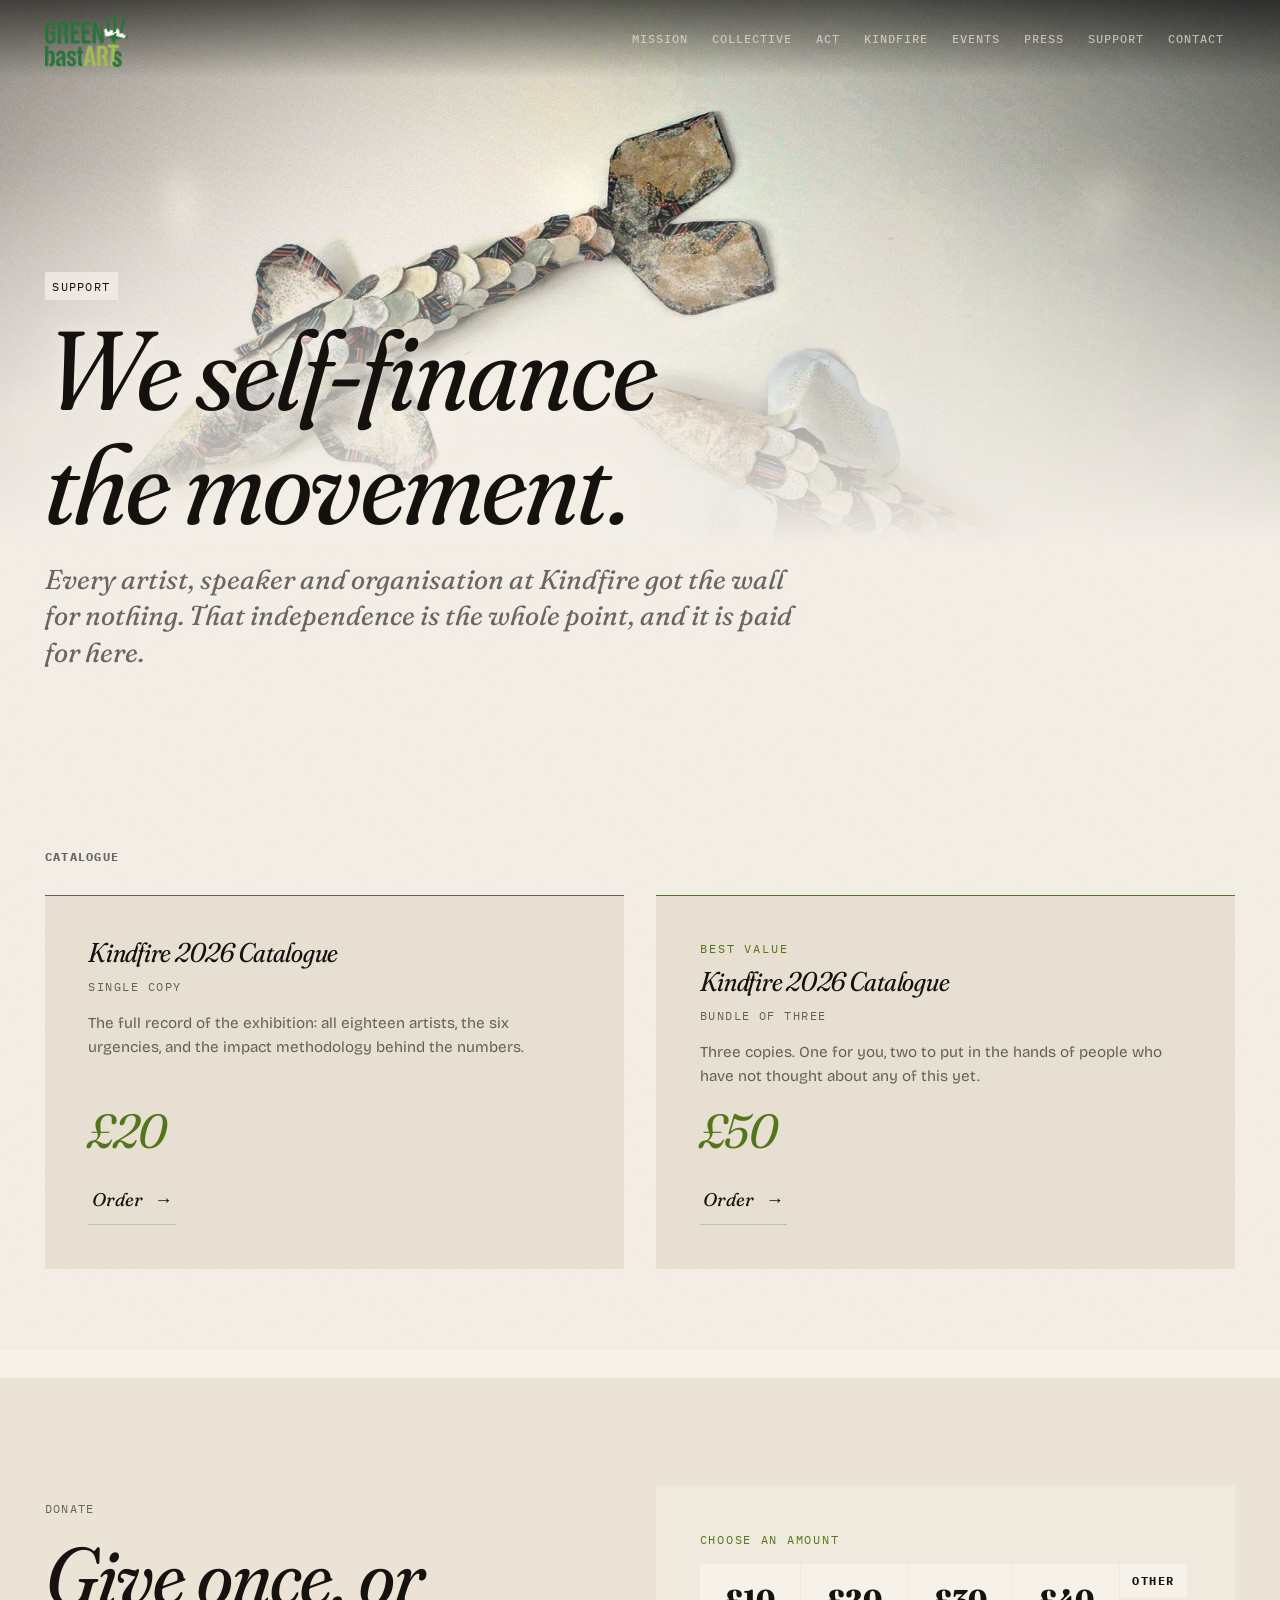
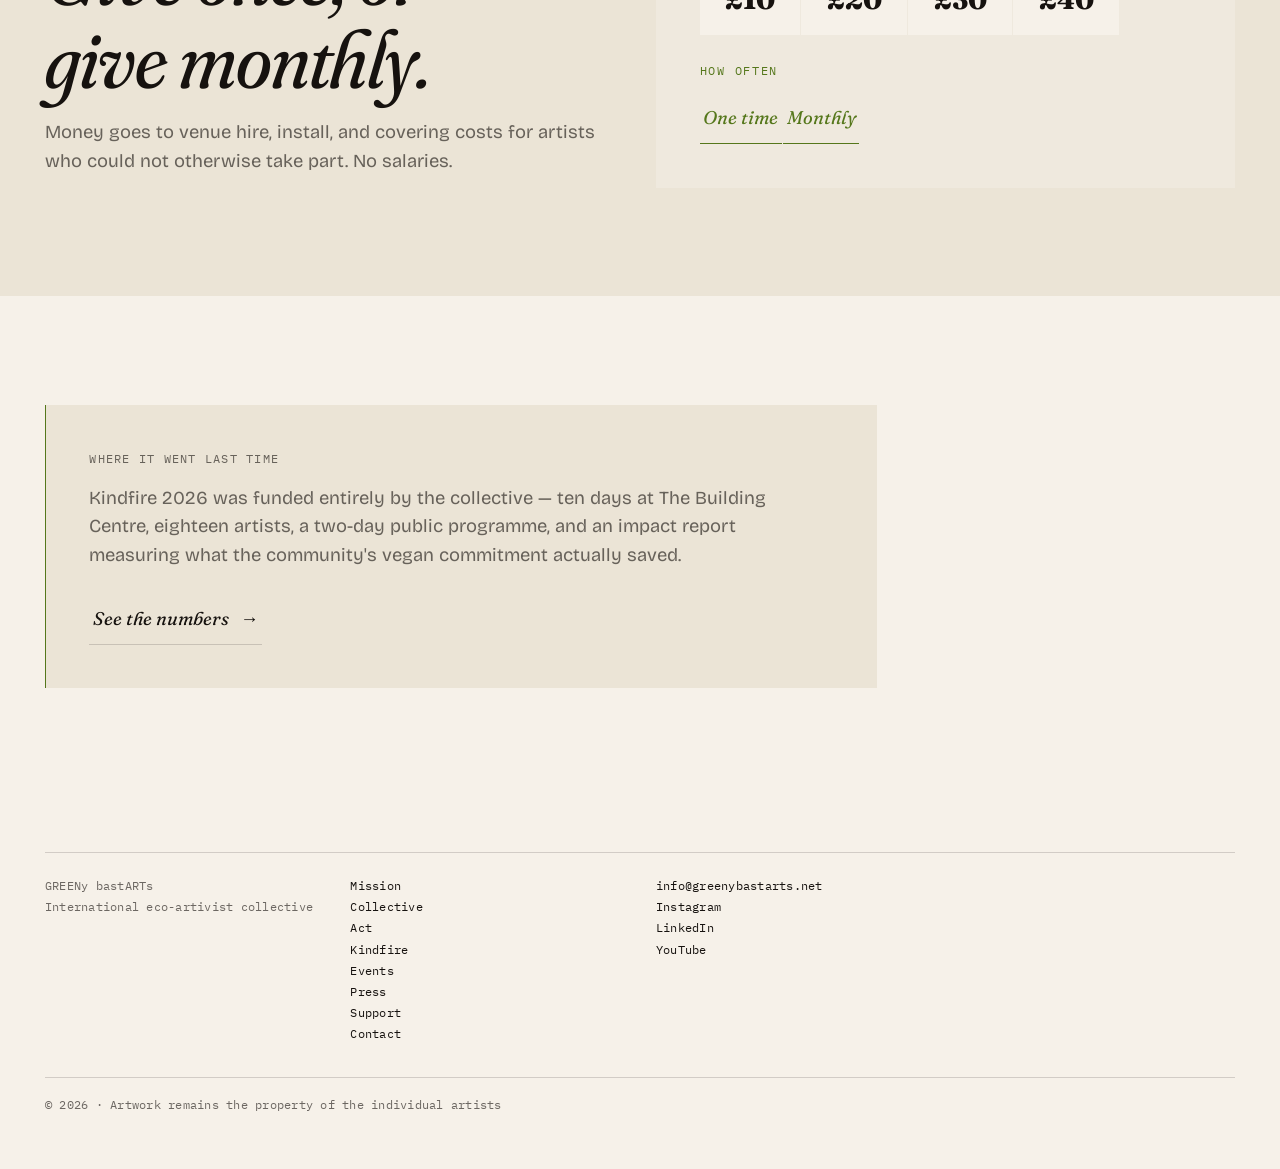
<file: shop/index.html>
<!DOCTYPE html><html lang="en-GB" class="no-js"> <head><meta charset="utf-8"><script>document.documentElement.classList.remove('no-js');</script><meta name="viewport" content="width=device-width, initial-scale=1"><title>Support — GREENy bastARTs</title><meta name="description" content="Buy the Kindfire 2026 catalogue or donate to keep the movement independent and free for artists."><link rel="canonical" href="https://www.greenybastarts.net/shop/"><meta property="og:site_name" content="GREENy bastARTs"><meta property="og:title" content="Support — GREENy bastARTs"><meta property="og:description" content="Buy the Kindfire 2026 catalogue or donate to keep the movement independent and free for artists."><meta property="og:type" content="website"><meta property="og:locale" content="en_GB"><meta property="og:url" content="https://www.greenybastarts.net/shop/"><meta property="og:image" content="https://www.greenybastarts.net/img/kf/weekend-01.jpg"><meta property="og:image:alt" content="The Red Rebel Brigade in the Kindfire projection room."><meta name="twitter:card" content="summary_large_image"><link rel="icon" href="/img/round-green-bastard.png"><script type="application/ld+json">{"@context":"https://schema.org","@type":"Organization","name":"GREENy bastARTs","url":"https://www.greenybastarts.net/","logo":"https://www.greenybastarts.net/img/round-green-bastard.png","image":"https://www.greenybastarts.net/img/kf/weekend-01.jpg","email":"info@greenybastarts.net","description":"International eco-artivist collective uniting artists, scientists, engineers and businesses for marine conservation and environmental action across Europe.","sameAs":["https://www.instagram.com/greenybastarts/","https://www.linkedin.com/company/greenybastarts/","https://www.youtube.com/channel/UC-2mrV_EYEUT1VHwZpwODZg"]}</script><link rel="preconnect" href="https://fonts.googleapis.com"><link rel="preconnect" href="https://fonts.gstatic.com" crossorigin><link rel="stylesheet" href="https://fonts.googleapis.com/css2?family=Fraunces:ital,opsz,wght,SOFT,WONK@0,9..144,300..700,0..100,0..1;1,9..144,300..700,0..100,0..1&family=Bricolage+Grotesque:opsz,wdth,wght@12..96,75..100,300..700&family=IBM+Plex+Mono:wght@400;500&display=swap"><meta name="astro-view-transitions-enabled" content="true"><meta name="astro-view-transitions-fallback" content="animate"><script type="module" src="/_astro/ClientRouter.astro_astro_type_script_index_0_lang.CDGfc0hd.js"></script><link rel="stylesheet" href="/_astro/contact.BU_7U3_t.css">
<style>.page-hero[data-astro-cid-s5hxusys]{min-height:82vh;display:flex;align-items:flex-end;background:linear-gradient(to bottom,transparent 22%,var(--ink) 74%);position:relative}.ph-video[data-astro-cid-s5hxusys]{position:absolute;inset:0;width:100%;height:100%;object-fit:cover;z-index:-1;background:#0d0b0a}.has-video[data-astro-cid-s5hxusys]{min-height:88vh}.has-video[data-astro-cid-s5hxusys] .ph-in[data-astro-cid-s5hxusys]{position:relative}@media(prefers-reduced-motion:reduce){.ph-video[data-astro-cid-s5hxusys]{display:none}}.page-hero[data-astro-cid-s5hxusys] .u-eyebrow[data-astro-cid-s5hxusys]{display:inline-block;padding:.35em .6em;background:color-mix(in srgb,var(--ink) 78%,transparent);color:var(--paper)}.ph-in[data-astro-cid-s5hxusys]{padding-bottom:clamp(2rem,1rem + 4vw,5rem)}.ph-title[data-astro-cid-s5hxusys]{font-size:var(--t-2xl);margin-top:.8rem;max-width:14ch;text-shadow:0 0 40px var(--ink),0 0 12px var(--ink)}.ph-lede[data-astro-cid-s5hxusys]{font-family:var(--serif);font-style:italic;font-variation-settings:"opsz" 40,"SOFT" 40,"WONK" 1;font-size:var(--t-md);line-height:1.35;margin-top:1.2rem;max-width:44ch;color:var(--mute);text-shadow:0 0 30px var(--ink),0 0 8px var(--ink)}
.prod-grid[data-astro-cid-5w43p2qc]{list-style:none;padding:0;margin:1.8rem 0 0}.prod-in[data-astro-cid-5w43p2qc]{height:100%;background:var(--ink-2);border-top:var(--seam) solid var(--tide);display:flex;flex-direction:column;gap:.6rem;transition:border-color .3s ease}.is-feat[data-astro-cid-5w43p2qc] .prod-in[data-astro-cid-5w43p2qc],.prod[data-astro-cid-5w43p2qc]:hover .prod-in[data-astro-cid-5w43p2qc]{border-top-color:var(--lichen)}.prod-flag[data-astro-cid-5w43p2qc]{color:var(--lichen);letter-spacing:.16em}.prod-n[data-astro-cid-5w43p2qc]{font-size:var(--t-md)}.prod-unit[data-astro-cid-5w43p2qc]{color:var(--tide);letter-spacing:.12em}.prod-b[data-astro-cid-5w43p2qc]{font-size:var(--t-sm);color:var(--tide-pale);flex:1;margin-top:.4rem}.prod-price[data-astro-cid-5w43p2qc]{font-size:var(--t-lg);color:var(--lichen);margin-top:.6rem}.prod-btn[data-astro-cid-5w43p2qc]{align-self:flex-start;margin-top:.6rem}.don[data-astro-cid-5w43p2qc]{padding-block:var(--bay)}.don-grid[data-astro-cid-5w43p2qc]{gap:var(--gut);align-items:center}.don-h[data-astro-cid-5w43p2qc]{font-size:var(--t-xl);margin-top:1rem}.don-p[data-astro-cid-5w43p2qc]{margin-top:1.1rem;color:var(--tide-pale)}.don-panel[data-astro-cid-5w43p2qc]{background:color-mix(in srgb,var(--ink) 40%,transparent)}.don-label[data-astro-cid-5w43p2qc]{color:var(--lichen);letter-spacing:.14em}.don-label-2[data-astro-cid-5w43p2qc]{margin-top:1.6rem}.amt-row[data-astro-cid-5w43p2qc]{list-style:none;padding:0;margin:.9rem 0 0;display:flex;flex-wrap:wrap;gap:var(--seam)}.amt[data-astro-cid-5w43p2qc]{display:block;font-family:var(--display);font-weight:800;font-size:var(--t-md);padding:.5em .9em;background:var(--ink);color:var(--pulp);text-decoration:none;border:var(--seam) solid transparent;transition:background .22s ease,color .22s ease,border-color .22s ease}.amt[data-astro-cid-5w43p2qc]:hover,.amt[data-astro-cid-5w43p2qc]:focus-visible{background:var(--lichen);color:var(--ink)}.amt-other[data-astro-cid-5w43p2qc]{font-family:var(--mono);font-size:var(--t-xs);letter-spacing:.12em;text-transform:uppercase}.freq-row[data-astro-cid-5w43p2qc]{display:flex;flex-wrap:wrap;gap:var(--seam);margin-top:.9rem}.freq[data-astro-cid-5w43p2qc]{border-color:var(--lichen);color:var(--lichen)}.freq[data-astro-cid-5w43p2qc]:after{background:var(--lichen)}.impact-note[data-astro-cid-5w43p2qc]{border-left:var(--seam) solid var(--lichen);max-width:52rem}.note-p[data-astro-cid-5w43p2qc]{margin:1rem 0 1.6rem;color:var(--tide-pale)}
</style></head> <body class> <canvas class="scene" id="scene" aria-hidden="true" data-astro-transition-persist="scene"></canvas> <div class="cursor" id="cursor" aria-hidden="true" data-astro-transition-persist="cursor"><span></span></div> <script type="module" src="/_astro/Scene.astro_astro_type_script_index_0_lang.OBQF2uPX.js"></script>  <a class="skip" href="#main">Skip to content</a> <header class="site-head" data-astro-transition-persist="head"> <div class="head-inner"> <a class="brand" href="/" aria-label="GREENy bastARTs — home"> <img src="/img/greeny-bastard.png" alt="" width="120" height="80"> </a> <button class="burger u-mono" type="button" aria-expanded="false" aria-controls="sitenav" data-burger> <span data-burger-label>Menu</span> </button> <nav class="site-nav" id="sitenav" aria-label="Main"> <ul> <li><a href="/what" data-nav>Mission</a></li><li><a href="/who" data-nav>Collective</a></li><li><a href="/how" data-nav>Act</a></li><li><a href="/kindfire" data-nav>Kindfire</a></li><li><a href="/events" data-nav>Events</a></li><li><a href="/press" data-nav>Press</a></li><li><a href="/shop" data-nav aria-current="page">Support</a></li><li><a href="/contact" data-nav>Contact</a></li> </ul> </nav> </div> </header> <main id="main" data-photo="/img/breathe.jpg">  <section class="page-hero " data-astro-cid-s5hxusys>  <div class="shell ph-in" data-astro-cid-s5hxusys> <p class="u-eyebrow" data-astro-cid-s5hxusys>Support</p> <h1 class="u-display ph-title" data-astro-cid-s5hxusys>We self-finance the movement.</h1> <p class="ph-lede" data-astro-cid-s5hxusys>Every artist, speaker and organisation at Kindfire got the wall for nothing. That independence is the whole point, and it is paid for here.</p>  </div> </section>  <section class="bay shell" data-astro-cid-5w43p2qc> <h2 class="u-eyebrow" data-astro-cid-5w43p2qc>Catalogue</h2> <ul class="tess prod-grid" data-astro-cid-5w43p2qc> <li class="f-6 prod rv " data-astro-cid-5w43p2qc> <div class="prod-in pad" data-astro-cid-5w43p2qc>  <h3 class="u-display prod-n" data-astro-cid-5w43p2qc>Kindfire 2026 Catalogue</h3> <p class="prod-unit u-mono" data-astro-cid-5w43p2qc>single copy</p> <p class="prod-b" data-astro-cid-5w43p2qc>The full record of the exhibition: all eighteen artists, the six urgencies, and the impact methodology behind the numbers.</p> <p class="prod-price u-display" data-astro-cid-5w43p2qc>£20</p> <a class="btn prod-btn" href="mailto:info@greenybastarts.net?subject=Kindfire%20catalogue%20order" data-astro-cid-5w43p2qc>
Order <span class="arw" aria-hidden="true" data-astro-cid-5w43p2qc>&rarr;</span> </a> </div> </li><li class="f-6 prod rv is-feat" data-astro-cid-5w43p2qc> <div class="prod-in pad" data-astro-cid-5w43p2qc> <p class="prod-flag u-mono" data-astro-cid-5w43p2qc>Best value</p> <h3 class="u-display prod-n" data-astro-cid-5w43p2qc>Kindfire 2026 Catalogue</h3> <p class="prod-unit u-mono" data-astro-cid-5w43p2qc>bundle of three</p> <p class="prod-b" data-astro-cid-5w43p2qc>Three copies. One for you, two to put in the hands of people who have not thought about any of this yet.</p> <p class="prod-price u-display" data-astro-cid-5w43p2qc>£50</p> <a class="btn prod-btn" href="mailto:info@greenybastarts.net?subject=Kindfire%20catalogue%20order" data-astro-cid-5w43p2qc>
Order <span class="arw" aria-hidden="true" data-astro-cid-5w43p2qc>&rarr;</span> </a> </div> </li> </ul> </section> <section class="don g-forest-deep" data-astro-cid-5w43p2qc> <div class="shell" data-astro-cid-5w43p2qc> <div class="tess don-grid" data-astro-cid-5w43p2qc> <div class="f-6" data-astro-cid-5w43p2qc> <p class="u-eyebrow" data-astro-cid-5w43p2qc>Donate</p> <h2 class="u-display don-h" data-astro-cid-5w43p2qc>Give once, or give monthly.</h2> <p class="u-prose don-p" data-astro-cid-5w43p2qc>
Money goes to venue hire, install, and covering costs for artists who could not
            otherwise take part. No salaries.
</p> </div> <div class="f-6 don-panel pad" data-astro-cid-5w43p2qc> <p class="u-mono don-label" data-astro-cid-5w43p2qc>Choose an amount</p> <ul class="amt-row" data-astro-cid-5w43p2qc> <li data-astro-cid-5w43p2qc><a class="amt" href="mailto:info@greenybastarts.net?subject=Kindfire%20catalogue%20order" data-astro-cid-5w43p2qc>£10</a></li><li data-astro-cid-5w43p2qc><a class="amt" href="mailto:info@greenybastarts.net?subject=Kindfire%20catalogue%20order" data-astro-cid-5w43p2qc>£20</a></li><li data-astro-cid-5w43p2qc><a class="amt" href="mailto:info@greenybastarts.net?subject=Kindfire%20catalogue%20order" data-astro-cid-5w43p2qc>£30</a></li><li data-astro-cid-5w43p2qc><a class="amt" href="mailto:info@greenybastarts.net?subject=Kindfire%20catalogue%20order" data-astro-cid-5w43p2qc>£40</a></li> <li data-astro-cid-5w43p2qc><a class="amt amt-other" href="mailto:info@greenybastarts.net?subject=Kindfire%20catalogue%20order" data-astro-cid-5w43p2qc>Other</a></li> </ul> <p class="u-mono don-label don-label-2" data-astro-cid-5w43p2qc>How often</p> <div class="freq-row" data-astro-cid-5w43p2qc> <a class="btn freq" href="mailto:info@greenybastarts.net?subject=Kindfire%20catalogue%20order" data-astro-cid-5w43p2qc>One time</a> <a class="btn freq" href="mailto:info@greenybastarts.net?subject=Kindfire%20catalogue%20order" data-astro-cid-5w43p2qc>Monthly</a> </div> </div> </div> </div> </section> <section class="bay shell" data-astro-cid-5w43p2qc> <div class="impact-note pad g-ink-2" data-astro-cid-5w43p2qc> <p class="u-eyebrow" data-astro-cid-5w43p2qc>Where it went last time</p> <p class="u-prose note-p" data-astro-cid-5w43p2qc>
Kindfire 2026 was funded entirely by the collective — ten days at The Building Centre,
        eighteen artists, a two-day public programme, and an impact report measuring what the
        community's vegan commitment actually saved.
</p> <a class="btn" href="/kindfire#report" data-astro-cid-5w43p2qc>
See the numbers <span class="arw" aria-hidden="true" data-astro-cid-5w43p2qc>&rarr;</span> </a> </div> </section>  </main> <footer class="site-foot"> <div class="shell"> <hr class="rule"> <div class="foot-grid"> <p class="u-mono foot-cell">GREENy bastARTs<br>International eco-artivist collective</p> <ul class="foot-cell u-mono foot-list"> <li><a href="/what">Mission</a></li><li><a href="/who">Collective</a></li><li><a href="/how">Act</a></li><li><a href="/kindfire">Kindfire</a></li><li><a href="/events">Events</a></li><li><a href="/press">Press</a></li><li><a href="/shop">Support</a></li><li><a href="/contact">Contact</a></li> </ul> <ul class="foot-cell u-mono foot-list"> <li><a href="mailto:info@greenybastarts.net">info@greenybastarts.net</a></li> <li><a href="https://www.instagram.com/greenybastarts/" rel="me noopener" target="_blank">Instagram</a></li> <li><a href="https://www.linkedin.com/company/greenybastarts/" rel="me noopener" target="_blank">LinkedIn</a></li> <li><a href="https://www.youtube.com/channel/UC-2mrV_EYEUT1VHwZpwODZg" rel="me noopener" target="_blank">YouTube</a></li> </ul> <p class="u-mono foot-cell foot-legal">&copy; 2026 &middot; Artwork remains the property of the individual artists</p> </div> </div> </footer>   <script type="module">const a=()=>window.matchMedia("(prefers-reduced-motion: reduce)").matches;function d(){const e=document.querySelectorAll(".rv:not(.is-in)");if(a()||!("IntersectionObserver"in window))return e.forEach(t=>t.classList.add("is-in")),()=>{};const r=new IntersectionObserver(t=>{for(const n of t)n.isIntersecting&&(n.target.classList.add("is-in"),r.unobserve(n.target))},{rootMargin:"0px 0px -6% 0px",threshold:.05});return e.forEach(t=>r.observe(t)),()=>r.disconnect()}function l(){const e=document.querySelector(".site-head"),r=document.querySelector("[data-burger]"),t=document.querySelector("[data-burger-label]");if(!e)return()=>{};const n=()=>{const o=e.classList.toggle("is-open");r?.setAttribute("aria-expanded",String(o)),t&&(t.textContent=o?"Close":"Menu")};r?.addEventListener("click",n);const c=()=>e.classList.toggle("is-stuck",window.scrollY>40);c(),window.addEventListener("scroll",c,{passive:!0});const i=location.pathname.replace(/\/$/,"")||"/";return document.querySelectorAll("[data-nav]").forEach(o=>{(o.getAttribute("href").replace(/\/$/,"")||"/")===i?o.setAttribute("aria-current","page"):o.removeAttribute("aria-current")}),()=>{r?.removeEventListener("click",n),window.removeEventListener("scroll",c),e.classList.remove("is-open")}}let s=[];function u(){s.forEach(e=>e()),s=[d(),l()]}document.addEventListener("astro:page-load",u);document.addEventListener("astro:before-swap",()=>{s.forEach(e=>e()),s=[]});</script>  </body> </html>
</file>
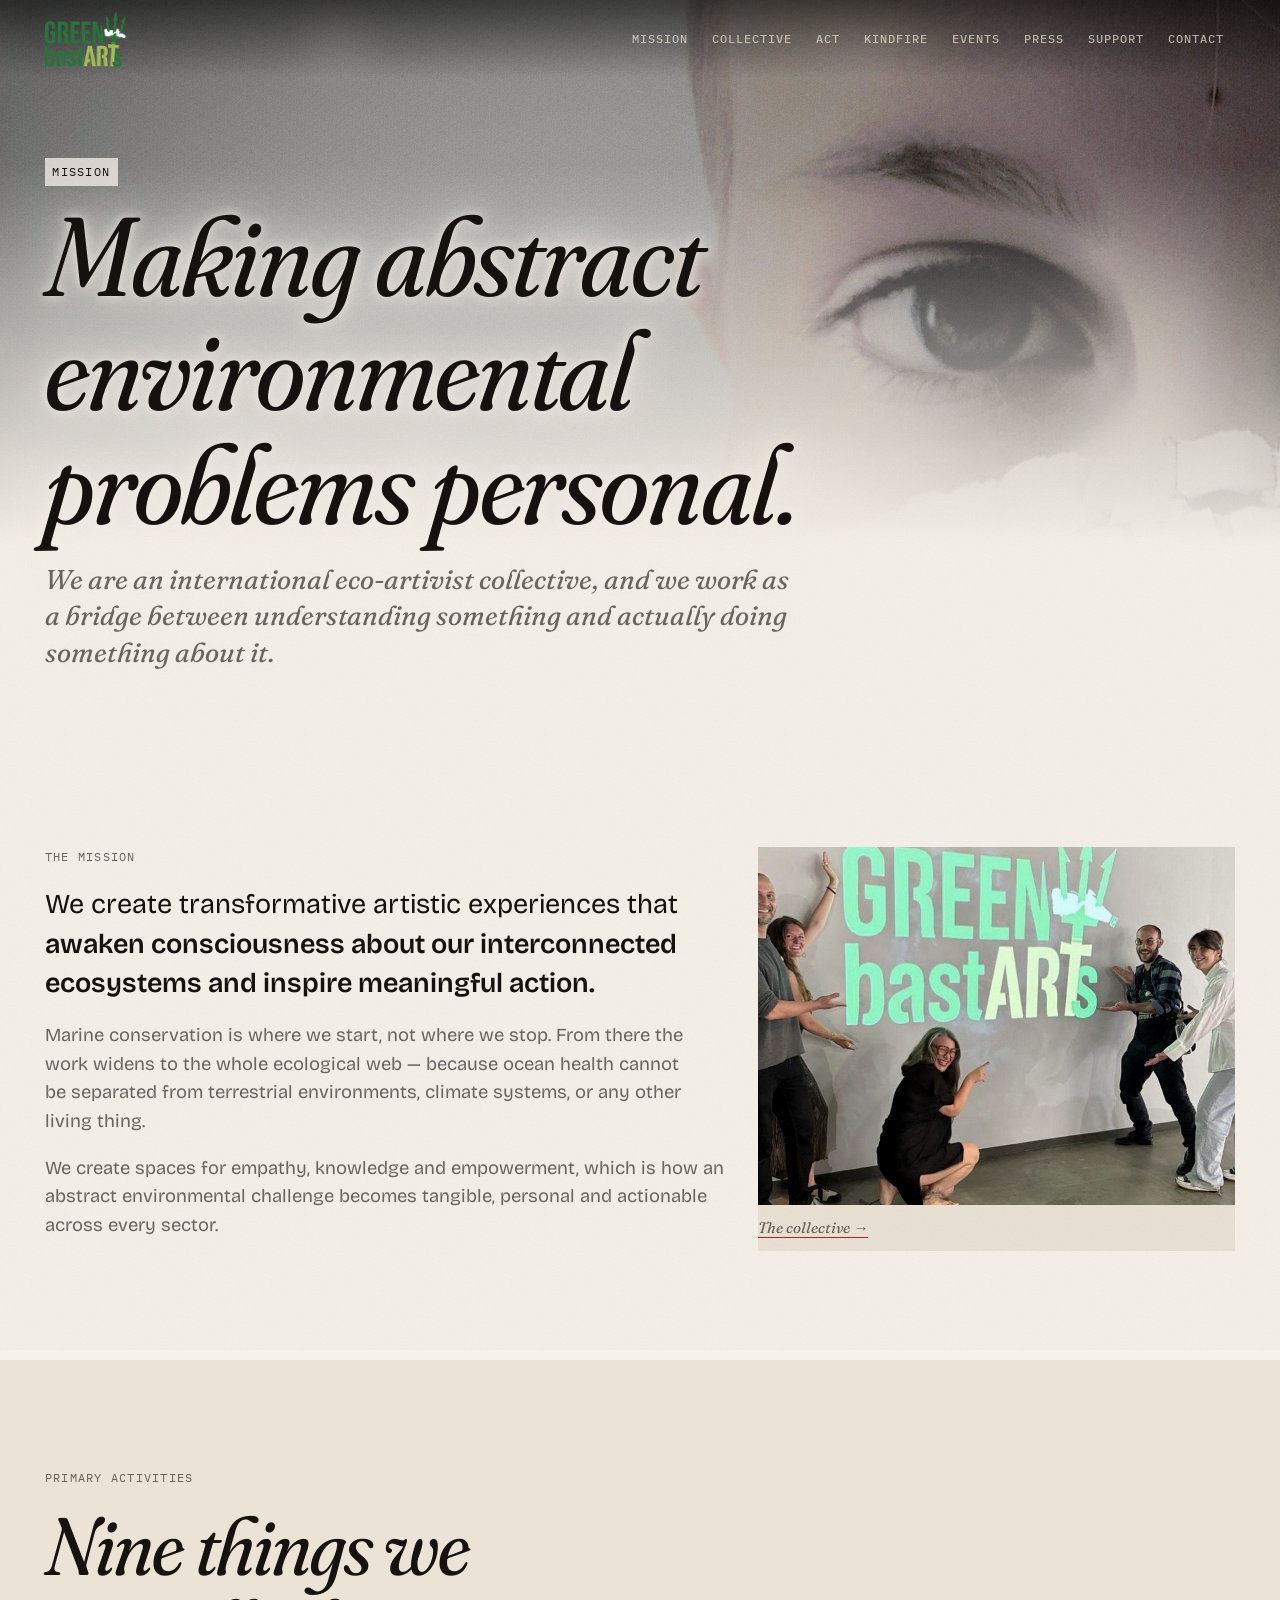
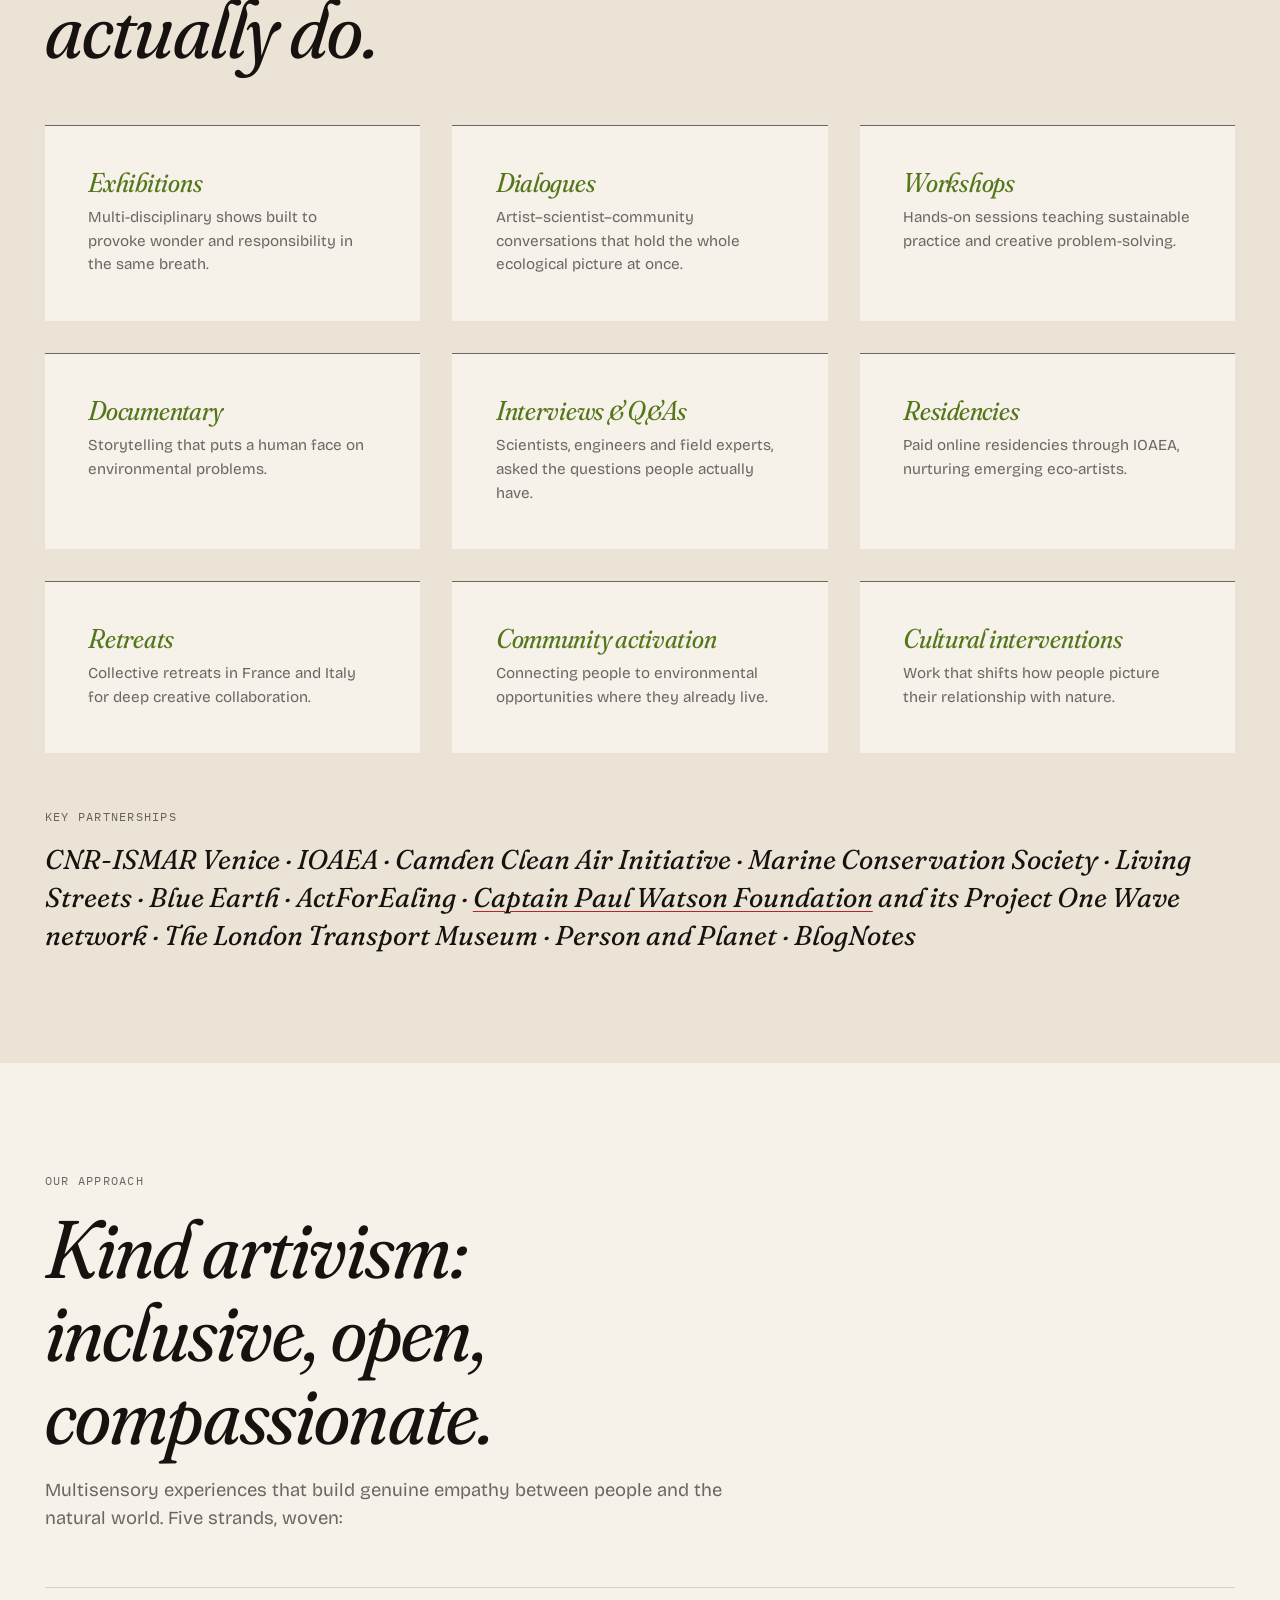
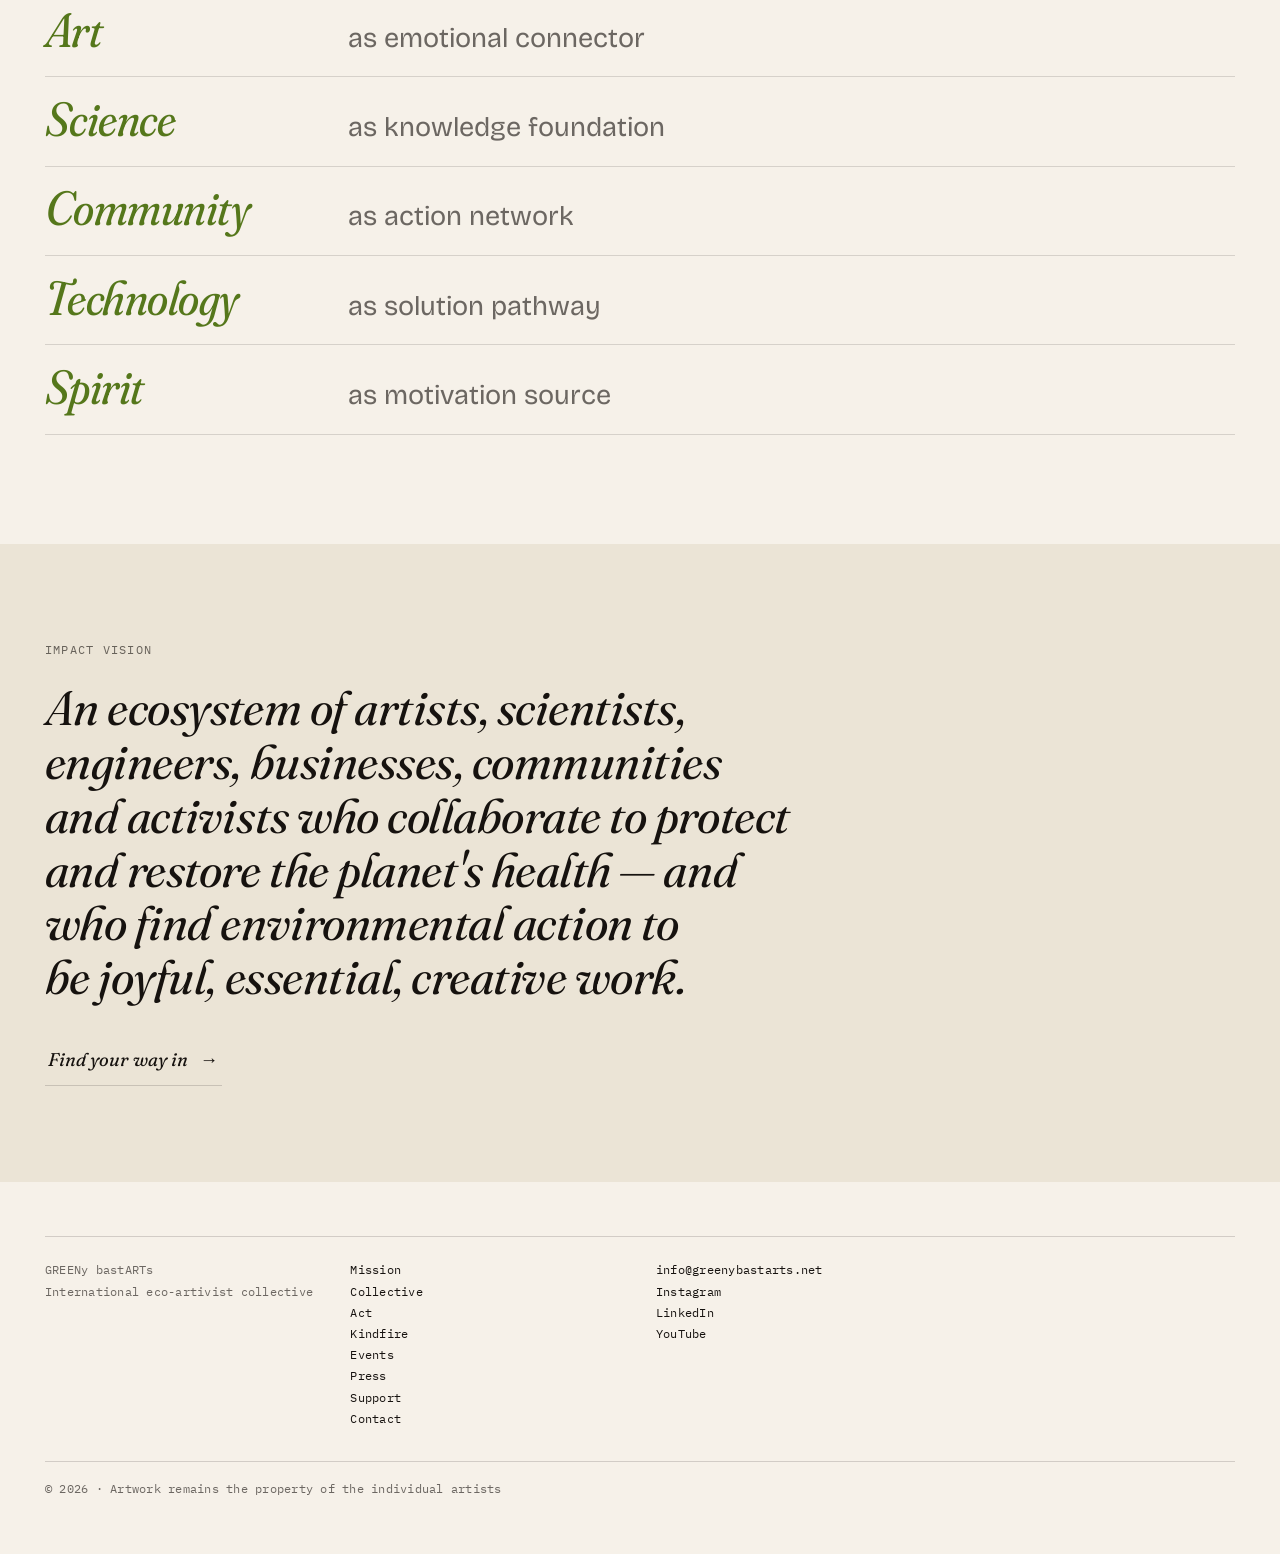
<file: what/index.html>
<!DOCTYPE html><html lang="en-GB" class="no-js"> <head><meta charset="utf-8"><script>document.documentElement.classList.remove('no-js');</script><meta name="viewport" content="width=device-width, initial-scale=1"><title>Mission — GREENy bastARTs</title><meta name="description" content="What the GREENy bastARTs collective does and why: artistic experiences that awaken consciousness about interconnected ecosystems and inspire action."><link rel="canonical" href="https://www.greenybastarts.net/what/"><meta property="og:site_name" content="GREENy bastARTs"><meta property="og:title" content="Mission — GREENy bastARTs"><meta property="og:description" content="What the GREENy bastARTs collective does and why: artistic experiences that awaken consciousness about interconnected ecosystems and inspire action."><meta property="og:type" content="website"><meta property="og:locale" content="en_GB"><meta property="og:url" content="https://www.greenybastarts.net/what/"><meta property="og:image" content="https://www.greenybastarts.net/img/kf/weekend-01.jpg"><meta property="og:image:alt" content="The Red Rebel Brigade in the Kindfire projection room."><meta name="twitter:card" content="summary_large_image"><link rel="icon" href="/img/round-green-bastard.png"><script type="application/ld+json">{"@context":"https://schema.org","@type":"Organization","name":"GREENy bastARTs","url":"https://www.greenybastarts.net/","logo":"https://www.greenybastarts.net/img/round-green-bastard.png","image":"https://www.greenybastarts.net/img/kf/weekend-01.jpg","email":"info@greenybastarts.net","description":"International eco-artivist collective uniting artists, scientists, engineers and businesses for marine conservation and environmental action across Europe.","sameAs":["https://www.instagram.com/greenybastarts/","https://www.linkedin.com/company/greenybastarts/","https://www.youtube.com/channel/UC-2mrV_EYEUT1VHwZpwODZg"]}</script><link rel="preconnect" href="https://fonts.googleapis.com"><link rel="preconnect" href="https://fonts.gstatic.com" crossorigin><link rel="stylesheet" href="https://fonts.googleapis.com/css2?family=Fraunces:ital,opsz,wght,SOFT,WONK@0,9..144,300..700,0..100,0..1;1,9..144,300..700,0..100,0..1&family=Bricolage+Grotesque:opsz,wdth,wght@12..96,75..100,300..700&family=IBM+Plex+Mono:wght@400;500&display=swap"><meta name="astro-view-transitions-enabled" content="true"><meta name="astro-view-transitions-fallback" content="animate"><script type="module" src="/_astro/ClientRouter.astro_astro_type_script_index_0_lang.CDGfc0hd.js"></script><link rel="stylesheet" href="/_astro/contact.BU_7U3_t.css">
<style>.page-hero[data-astro-cid-s5hxusys]{min-height:82vh;display:flex;align-items:flex-end;background:linear-gradient(to bottom,transparent 22%,var(--ink) 74%);position:relative}.ph-video[data-astro-cid-s5hxusys]{position:absolute;inset:0;width:100%;height:100%;object-fit:cover;z-index:-1;background:#0d0b0a}.has-video[data-astro-cid-s5hxusys]{min-height:88vh}.has-video[data-astro-cid-s5hxusys] .ph-in[data-astro-cid-s5hxusys]{position:relative}@media(prefers-reduced-motion:reduce){.ph-video[data-astro-cid-s5hxusys]{display:none}}.page-hero[data-astro-cid-s5hxusys] .u-eyebrow[data-astro-cid-s5hxusys]{display:inline-block;padding:.35em .6em;background:color-mix(in srgb,var(--ink) 78%,transparent);color:var(--paper)}.ph-in[data-astro-cid-s5hxusys]{padding-bottom:clamp(2rem,1rem + 4vw,5rem)}.ph-title[data-astro-cid-s5hxusys]{font-size:var(--t-2xl);margin-top:.8rem;max-width:14ch;text-shadow:0 0 40px var(--ink),0 0 12px var(--ink)}.ph-lede[data-astro-cid-s5hxusys]{font-family:var(--serif);font-style:italic;font-variation-settings:"opsz" 40,"SOFT" 40,"WONK" 1;font-size:var(--t-md);line-height:1.35;margin-top:1.2rem;max-width:44ch;color:var(--mute);text-shadow:0 0 30px var(--ink),0 0 8px var(--ink)}
.partners-k[data-astro-cid-ugfl7ms7]{margin-top:clamp(2rem,1rem + 3vw,3.5rem)}.partners[data-astro-cid-ugfl7ms7]{font-family:var(--serif);font-style:italic;font-variation-settings:"opsz" 24,"SOFT" 40,"WONK" 1;font-size:var(--t-md);line-height:1.4;max-width:70ch;margin-top:.8rem}.mission-grid[data-astro-cid-ugfl7ms7]{gap:var(--gut);align-items:start}.mission-body[data-astro-cid-ugfl7ms7]{margin-top:1.2rem}.mission-lead[data-astro-cid-ugfl7ms7]{font-size:var(--t-md);line-height:1.44}.mission-body[data-astro-cid-ugfl7ms7] p[data-astro-cid-ugfl7ms7]+p[data-astro-cid-ugfl7ms7]{color:var(--tide-pale)}.sec-head[data-astro-cid-ugfl7ms7]{max-width:58ch;margin-bottom:clamp(2rem,1rem + 3vw,3.5rem)}.sec-h[data-astro-cid-ugfl7ms7]{font-size:var(--t-xl);margin-top:1rem}.sec-lede[data-astro-cid-ugfl7ms7]{margin-top:1.2rem;color:var(--tide-pale)}.acts[data-astro-cid-ugfl7ms7]{padding-block:var(--bay)}.act-grid[data-astro-cid-ugfl7ms7]{list-style:none;padding:0;margin:0}.act-in[data-astro-cid-ugfl7ms7]{height:100%;background:var(--ink);border-top:var(--seam) solid var(--tide);display:flex;flex-direction:column;gap:.6rem;transition:border-color .3s ease,background .3s ease}.act[data-astro-cid-ugfl7ms7]:hover .act-in[data-astro-cid-ugfl7ms7]{border-top-color:var(--lichen);background:var(--forest-deep)}.act-t[data-astro-cid-ugfl7ms7]{font-size:var(--t-md);color:var(--lichen)}.act-d[data-astro-cid-ugfl7ms7]{font-size:var(--t-sm);color:var(--tide-pale)}.approach[data-astro-cid-ugfl7ms7]{margin:0;padding:0}.app-row[data-astro-cid-ugfl7ms7]{display:flex;flex-wrap:wrap;align-items:baseline;gap:.2em .8em;padding:1.1rem 0;border-top:var(--seam) solid color-mix(in srgb,var(--pulp) 14%,transparent)}.app-row[data-astro-cid-ugfl7ms7]:last-child{border-bottom:var(--seam) solid color-mix(in srgb,var(--pulp) 14%,transparent)}.app-k[data-astro-cid-ugfl7ms7]{font-size:var(--t-lg);color:var(--lichen);margin:0;flex:0 0 auto;min-width:6em}.app-v[data-astro-cid-ugfl7ms7]{margin:0;font-size:var(--t-md);color:var(--tide-pale)}.vision[data-astro-cid-ugfl7ms7]{padding-block:clamp(3rem,2rem + 5vw,6rem)}.vision-p[data-astro-cid-ugfl7ms7]{font-size:var(--t-lg);line-height:1.12;max-width:22ch;margin-top:1.4rem;font-variation-settings:"wdth" 95,"opsz" 72}@media(min-width:700px){.vision-p[data-astro-cid-ugfl7ms7]{max-width:26ch}}.vision-btn[data-astro-cid-ugfl7ms7]{margin-top:2rem}
</style></head> <body class> <canvas class="scene" id="scene" aria-hidden="true" data-astro-transition-persist="scene"></canvas> <div class="cursor" id="cursor" aria-hidden="true" data-astro-transition-persist="cursor"><span></span></div> <script type="module" src="/_astro/Scene.astro_astro_type_script_index_0_lang.OBQF2uPX.js"></script>  <a class="skip" href="#main">Skip to content</a> <header class="site-head" data-astro-transition-persist="head"> <div class="head-inner"> <a class="brand" href="/" aria-label="GREENy bastARTs — home"> <img src="/img/greeny-bastard.png" alt="" width="120" height="80"> </a> <button class="burger u-mono" type="button" aria-expanded="false" aria-controls="sitenav" data-burger> <span data-burger-label>Menu</span> </button> <nav class="site-nav" id="sitenav" aria-label="Main"> <ul> <li><a href="/what" data-nav aria-current="page">Mission</a></li><li><a href="/who" data-nav>Collective</a></li><li><a href="/how" data-nav>Act</a></li><li><a href="/kindfire" data-nav>Kindfire</a></li><li><a href="/events" data-nav>Events</a></li><li><a href="/press" data-nav>Press</a></li><li><a href="/shop" data-nav>Support</a></li><li><a href="/contact" data-nav>Contact</a></li> </ul> </nav> </div> </header> <main id="main" data-photo="/img/img-20181007-152643-869.jpg">  <section class="page-hero " data-astro-cid-s5hxusys>  <div class="shell ph-in" data-astro-cid-s5hxusys> <p class="u-eyebrow" data-astro-cid-s5hxusys>Mission</p> <h1 class="u-display ph-title" data-astro-cid-s5hxusys>Making abstract environmental problems personal.</h1> <p class="ph-lede" data-astro-cid-s5hxusys>We are an international eco-artivist collective, and we work as a bridge between understanding something and actually doing something about it.</p>  </div> </section>   <section class="bay shell" data-astro-cid-ugfl7ms7> <div class="tess mission-grid" data-astro-cid-ugfl7ms7> <div class="f-7" data-astro-cid-ugfl7ms7> <p class="u-eyebrow" data-astro-cid-ugfl7ms7>The mission</p> <div class="u-prose mission-body" data-astro-cid-ugfl7ms7> <p class="mission-lead" data-astro-cid-ugfl7ms7>
We create transformative artistic experiences that
<strong data-astro-cid-ugfl7ms7>awaken consciousness about our interconnected ecosystems and inspire
            meaningful action.</strong> </p> <p data-astro-cid-ugfl7ms7>
Marine conservation is where we start, not where we stop. From there the work widens
            to the whole ecological web — because ocean health cannot be separated from
            terrestrial environments, climate systems, or any other living thing.
</p> <p data-astro-cid-ugfl7ms7>
We create spaces for empathy, knowledge and empowerment, which is how an abstract
            environmental challenge becomes tangible, personal and actionable across every sector.
</p> </div> </div> <figure class="f-5 frag frag-zoom ar-43" data-astro-cid-ugfl7ms7> <img src="/img/yes-2.jpg" alt="The collective in front of the GREENy bastARTs wall lettering." loading="lazy" width="932" height="1241" data-astro-cid-ugfl7ms7> <figcaption data-astro-cid-ugfl7ms7><a class="prose-link" href="/who" data-astro-cid-ugfl7ms7>The collective <span class="arw" aria-hidden="true" data-astro-cid-ugfl7ms7>&rarr;</span></a></figcaption> </figure> </div> </section>  <section class="acts g-ink-2" data-astro-cid-ugfl7ms7> <div class="shell" data-astro-cid-ugfl7ms7> <div class="sec-head" data-astro-cid-ugfl7ms7> <p class="u-eyebrow" data-astro-cid-ugfl7ms7>Primary activities</p> <h2 class="u-display sec-h" data-astro-cid-ugfl7ms7>Nine things we actually do.</h2> </div> <ul class="tess act-grid" data-astro-cid-ugfl7ms7> <li class="f-4 act rv" data-astro-cid-ugfl7ms7> <div class="act-in pad" data-astro-cid-ugfl7ms7> <h3 class="act-t u-display" data-astro-cid-ugfl7ms7>Exhibitions</h3> <p class="act-d" data-astro-cid-ugfl7ms7>Multi-disciplinary shows built to provoke wonder and responsibility in the same breath.</p> </div> </li><li class="f-4 act rv" data-astro-cid-ugfl7ms7> <div class="act-in pad" data-astro-cid-ugfl7ms7> <h3 class="act-t u-display" data-astro-cid-ugfl7ms7>Dialogues</h3> <p class="act-d" data-astro-cid-ugfl7ms7>Artist–scientist–community conversations that hold the whole ecological picture at once.</p> </div> </li><li class="f-4 act rv" data-astro-cid-ugfl7ms7> <div class="act-in pad" data-astro-cid-ugfl7ms7> <h3 class="act-t u-display" data-astro-cid-ugfl7ms7>Workshops</h3> <p class="act-d" data-astro-cid-ugfl7ms7>Hands-on sessions teaching sustainable practice and creative problem-solving.</p> </div> </li><li class="f-4 act rv" data-astro-cid-ugfl7ms7> <div class="act-in pad" data-astro-cid-ugfl7ms7> <h3 class="act-t u-display" data-astro-cid-ugfl7ms7>Documentary</h3> <p class="act-d" data-astro-cid-ugfl7ms7>Storytelling that puts a human face on environmental problems.</p> </div> </li><li class="f-4 act rv" data-astro-cid-ugfl7ms7> <div class="act-in pad" data-astro-cid-ugfl7ms7> <h3 class="act-t u-display" data-astro-cid-ugfl7ms7>Interviews &amp; Q&amp;As</h3> <p class="act-d" data-astro-cid-ugfl7ms7>Scientists, engineers and field experts, asked the questions people actually have.</p> </div> </li><li class="f-4 act rv" data-astro-cid-ugfl7ms7> <div class="act-in pad" data-astro-cid-ugfl7ms7> <h3 class="act-t u-display" data-astro-cid-ugfl7ms7>Residencies</h3> <p class="act-d" data-astro-cid-ugfl7ms7>Paid online residencies through IOAEA, nurturing emerging eco-artists.</p> </div> </li><li class="f-4 act rv" data-astro-cid-ugfl7ms7> <div class="act-in pad" data-astro-cid-ugfl7ms7> <h3 class="act-t u-display" data-astro-cid-ugfl7ms7>Retreats</h3> <p class="act-d" data-astro-cid-ugfl7ms7>Collective retreats in France and Italy for deep creative collaboration.</p> </div> </li><li class="f-4 act rv" data-astro-cid-ugfl7ms7> <div class="act-in pad" data-astro-cid-ugfl7ms7> <h3 class="act-t u-display" data-astro-cid-ugfl7ms7>Community activation</h3> <p class="act-d" data-astro-cid-ugfl7ms7>Connecting people to environmental opportunities where they already live.</p> </div> </li><li class="f-4 act rv" data-astro-cid-ugfl7ms7> <div class="act-in pad" data-astro-cid-ugfl7ms7> <h3 class="act-t u-display" data-astro-cid-ugfl7ms7>Cultural interventions</h3> <p class="act-d" data-astro-cid-ugfl7ms7>Work that shifts how people picture their relationship with nature.</p> </div> </li> </ul> <p class="u-eyebrow partners-k" data-astro-cid-ugfl7ms7>Key partnerships</p> <p class="partners" data-astro-cid-ugfl7ms7>CNR-ISMAR Venice · IOAEA · Camden Clean Air Initiative · Marine Conservation Society · Living Streets · Blue Earth · ActForEaling · <a class="prose-link" href="https://www.paulwatsonfoundation.uk/" target="_blank" rel="noopener" data-astro-cid-ugfl7ms7>Captain Paul Watson Foundation</a> and its Project One Wave network · The London Transport Museum · Person and Planet · BlogNotes</p> </div> </section>  <section class="bay shell" data-astro-cid-ugfl7ms7> <div class="sec-head" data-astro-cid-ugfl7ms7> <p class="u-eyebrow" data-astro-cid-ugfl7ms7>Our approach</p> <h2 class="u-display sec-h" data-astro-cid-ugfl7ms7>Kind artivism: inclusive, open, compassionate.</h2> <p class="u-prose sec-lede" data-astro-cid-ugfl7ms7>
Multisensory experiences that build genuine empathy between people and the natural world.
        Five strands, woven:
</p> </div> <dl class="approach" data-astro-cid-ugfl7ms7> <div class="app-row rv" data-astro-cid-ugfl7ms7> <dt class="u-display app-k" data-astro-cid-ugfl7ms7>Art</dt> <dd class="app-v" data-astro-cid-ugfl7ms7>as emotional connector</dd> </div><div class="app-row rv" data-astro-cid-ugfl7ms7> <dt class="u-display app-k" data-astro-cid-ugfl7ms7>Science</dt> <dd class="app-v" data-astro-cid-ugfl7ms7>as knowledge foundation</dd> </div><div class="app-row rv" data-astro-cid-ugfl7ms7> <dt class="u-display app-k" data-astro-cid-ugfl7ms7>Community</dt> <dd class="app-v" data-astro-cid-ugfl7ms7>as action network</dd> </div><div class="app-row rv" data-astro-cid-ugfl7ms7> <dt class="u-display app-k" data-astro-cid-ugfl7ms7>Technology</dt> <dd class="app-v" data-astro-cid-ugfl7ms7>as solution pathway</dd> </div><div class="app-row rv" data-astro-cid-ugfl7ms7> <dt class="u-display app-k" data-astro-cid-ugfl7ms7>Spirit</dt> <dd class="app-v" data-astro-cid-ugfl7ms7>as motivation source</dd> </div> </dl> </section>  <section class="vision g-forest" data-astro-cid-ugfl7ms7> <div class="shell" data-astro-cid-ugfl7ms7> <p class="u-eyebrow" data-astro-cid-ugfl7ms7>Impact vision</p> <p class="u-display vision-p" data-astro-cid-ugfl7ms7>
An ecosystem of artists, scientists, engineers, businesses, communities and activists who
        collaborate to protect and restore the planet's health — and who find environmental
        action to be joyful, essential, creative work.
</p> <a class="btn vision-btn" href="/how" data-astro-cid-ugfl7ms7>
Find your way in <span class="arw" aria-hidden="true" data-astro-cid-ugfl7ms7>&rarr;</span> </a> </div> </section>  </main> <footer class="site-foot"> <div class="shell"> <hr class="rule"> <div class="foot-grid"> <p class="u-mono foot-cell">GREENy bastARTs<br>International eco-artivist collective</p> <ul class="foot-cell u-mono foot-list"> <li><a href="/what">Mission</a></li><li><a href="/who">Collective</a></li><li><a href="/how">Act</a></li><li><a href="/kindfire">Kindfire</a></li><li><a href="/events">Events</a></li><li><a href="/press">Press</a></li><li><a href="/shop">Support</a></li><li><a href="/contact">Contact</a></li> </ul> <ul class="foot-cell u-mono foot-list"> <li><a href="mailto:info@greenybastarts.net">info@greenybastarts.net</a></li> <li><a href="https://www.instagram.com/greenybastarts/" rel="me noopener" target="_blank">Instagram</a></li> <li><a href="https://www.linkedin.com/company/greenybastarts/" rel="me noopener" target="_blank">LinkedIn</a></li> <li><a href="https://www.youtube.com/channel/UC-2mrV_EYEUT1VHwZpwODZg" rel="me noopener" target="_blank">YouTube</a></li> </ul> <p class="u-mono foot-cell foot-legal">&copy; 2026 &middot; Artwork remains the property of the individual artists</p> </div> </div> </footer>   <script type="module">const a=()=>window.matchMedia("(prefers-reduced-motion: reduce)").matches;function d(){const e=document.querySelectorAll(".rv:not(.is-in)");if(a()||!("IntersectionObserver"in window))return e.forEach(t=>t.classList.add("is-in")),()=>{};const r=new IntersectionObserver(t=>{for(const n of t)n.isIntersecting&&(n.target.classList.add("is-in"),r.unobserve(n.target))},{rootMargin:"0px 0px -6% 0px",threshold:.05});return e.forEach(t=>r.observe(t)),()=>r.disconnect()}function l(){const e=document.querySelector(".site-head"),r=document.querySelector("[data-burger]"),t=document.querySelector("[data-burger-label]");if(!e)return()=>{};const n=()=>{const o=e.classList.toggle("is-open");r?.setAttribute("aria-expanded",String(o)),t&&(t.textContent=o?"Close":"Menu")};r?.addEventListener("click",n);const c=()=>e.classList.toggle("is-stuck",window.scrollY>40);c(),window.addEventListener("scroll",c,{passive:!0});const i=location.pathname.replace(/\/$/,"")||"/";return document.querySelectorAll("[data-nav]").forEach(o=>{(o.getAttribute("href").replace(/\/$/,"")||"/")===i?o.setAttribute("aria-current","page"):o.removeAttribute("aria-current")}),()=>{r?.removeEventListener("click",n),window.removeEventListener("scroll",c),e.classList.remove("is-open")}}let s=[];function u(){s.forEach(e=>e()),s=[d(),l()]}document.addEventListener("astro:page-load",u);document.addEventListener("astro:before-swap",()=>{s.forEach(e=>e()),s=[]});</script>  </body> </html>
</file>
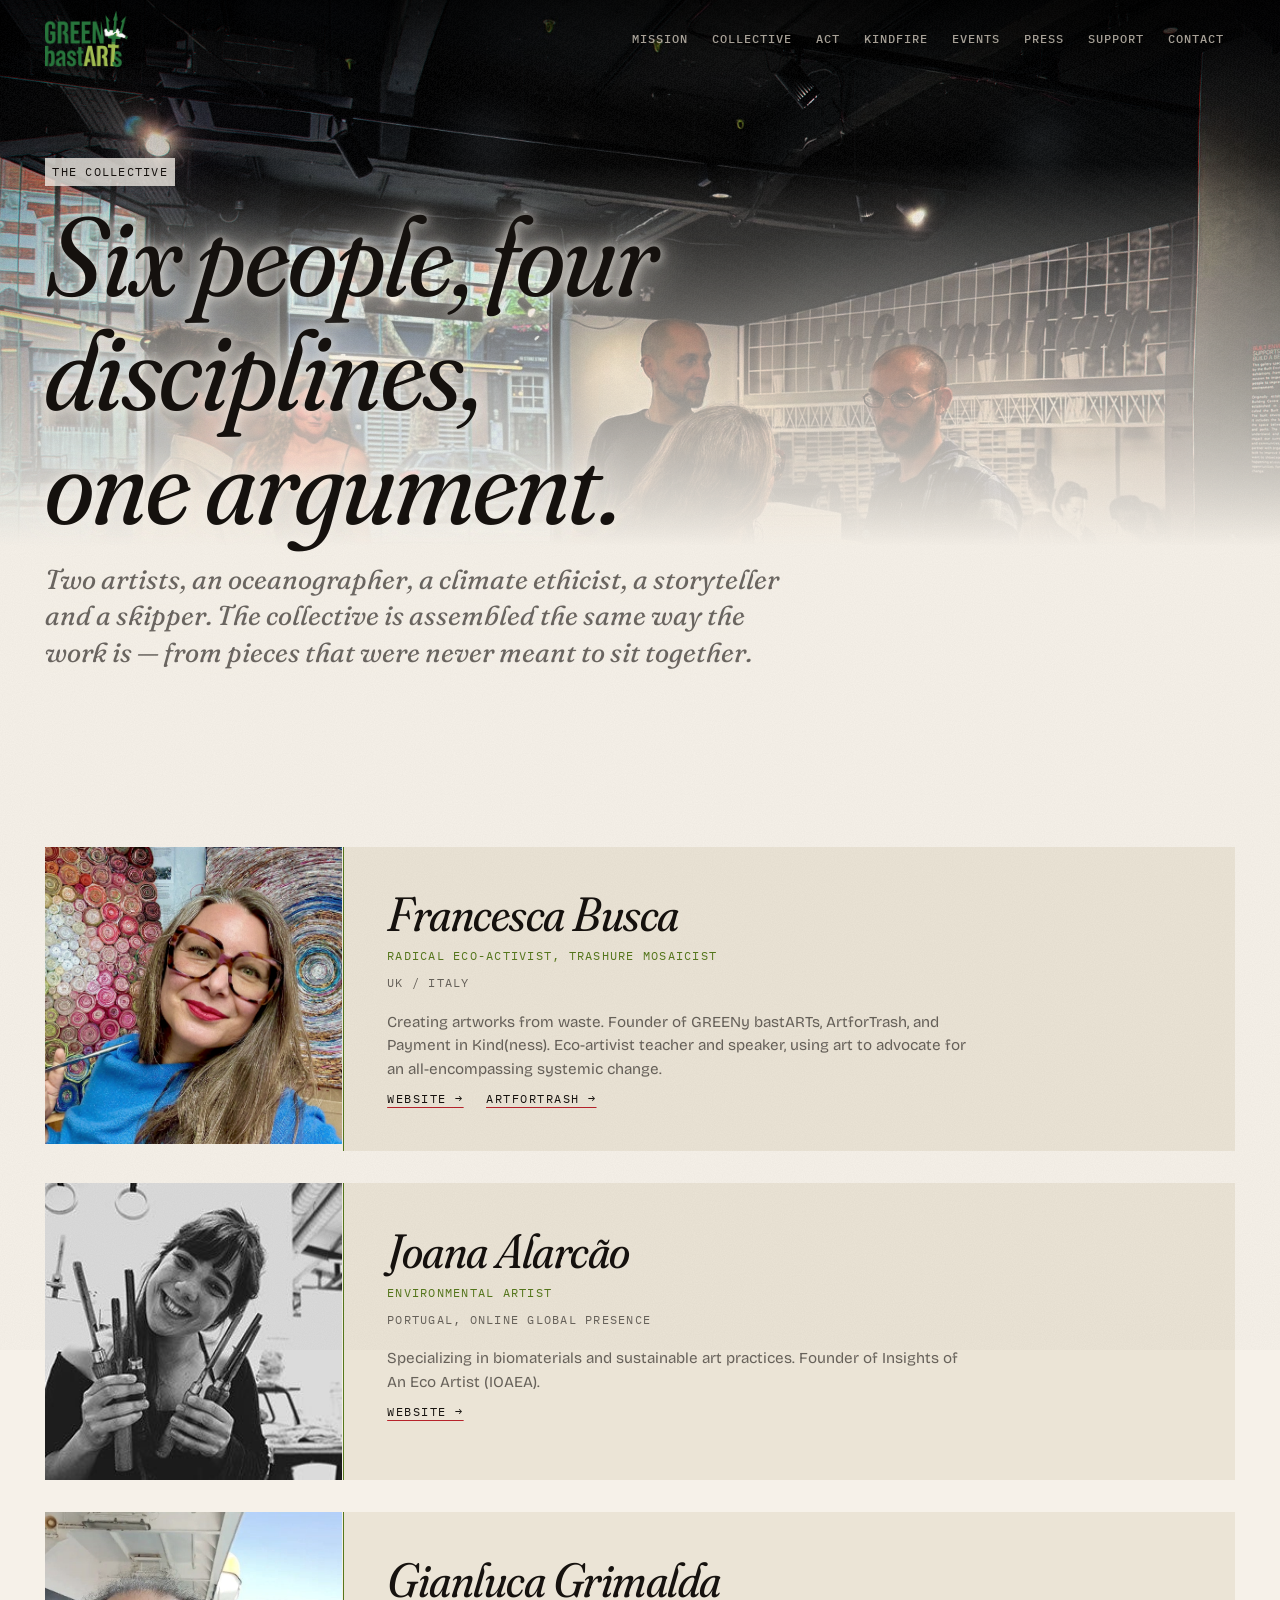
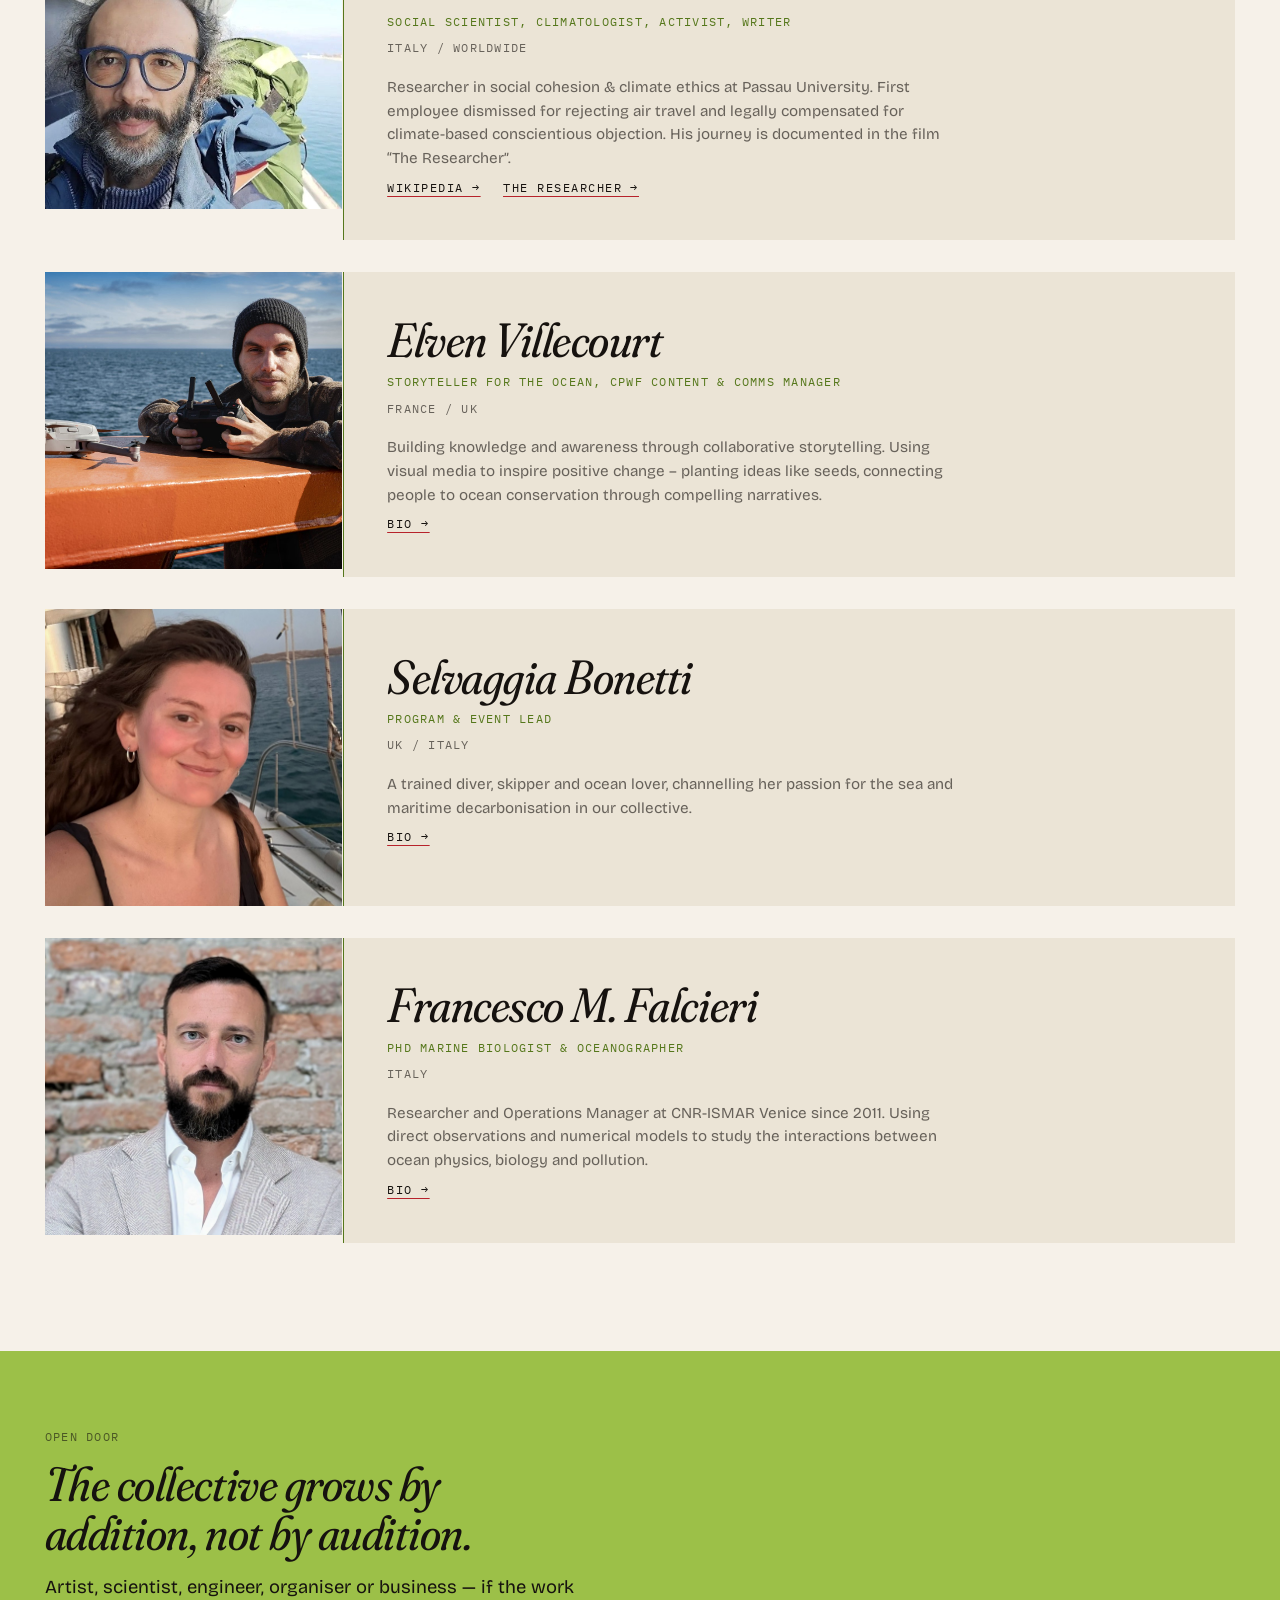
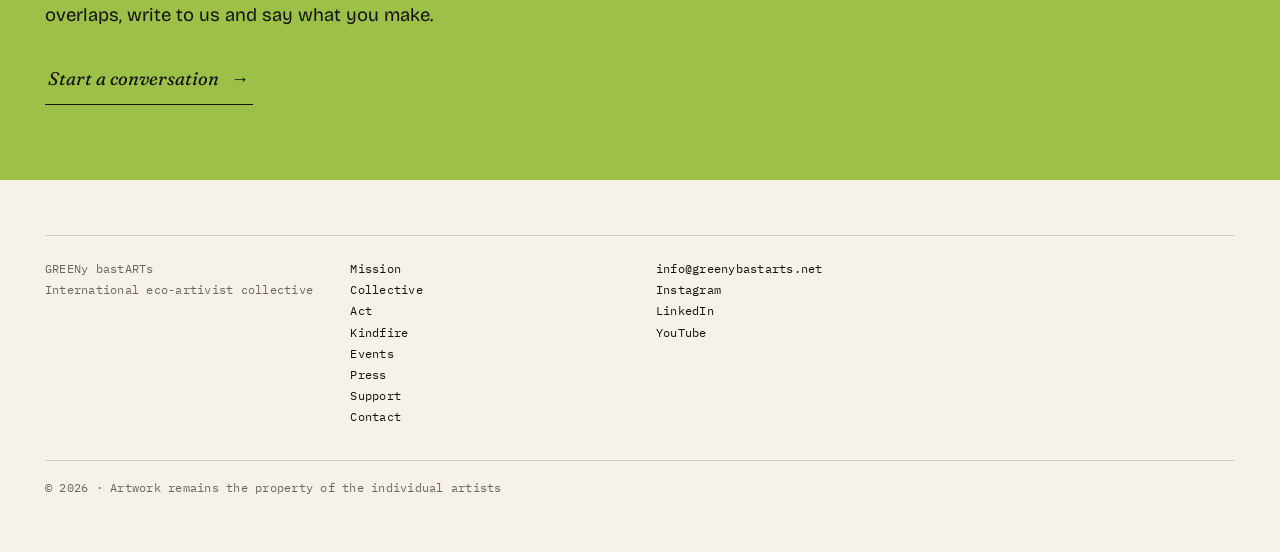
<file: who/index.html>
<!DOCTYPE html><html lang="en-GB" class="no-js"> <head><meta charset="utf-8"><script>document.documentElement.classList.remove('no-js');</script><meta name="viewport" content="width=device-width, initial-scale=1"><title>The collective — GREENy bastARTs</title><meta name="description" content="Six people across four disciplines: artists, oceanographers, social scientists and organisers making up the GREENy bastARTs eco-artivist collective."><link rel="canonical" href="https://www.greenybastarts.net/who/"><meta property="og:site_name" content="GREENy bastARTs"><meta property="og:title" content="The collective — GREENy bastARTs"><meta property="og:description" content="Six people across four disciplines: artists, oceanographers, social scientists and organisers making up the GREENy bastARTs eco-artivist collective."><meta property="og:type" content="website"><meta property="og:locale" content="en_GB"><meta property="og:url" content="https://www.greenybastarts.net/who/"><meta property="og:image" content="https://www.greenybastarts.net/img/kf/weekend-01.jpg"><meta property="og:image:alt" content="The Red Rebel Brigade in the Kindfire projection room."><meta name="twitter:card" content="summary_large_image"><link rel="icon" href="/img/round-green-bastard.png"><script type="application/ld+json">{"@context":"https://schema.org","@type":"Organization","name":"GREENy bastARTs","url":"https://www.greenybastarts.net/","logo":"https://www.greenybastarts.net/img/round-green-bastard.png","image":"https://www.greenybastarts.net/img/kf/weekend-01.jpg","email":"info@greenybastarts.net","description":"International eco-artivist collective uniting artists, scientists, engineers and businesses for marine conservation and environmental action across Europe.","sameAs":["https://www.instagram.com/greenybastarts/","https://www.linkedin.com/company/greenybastarts/","https://www.youtube.com/channel/UC-2mrV_EYEUT1VHwZpwODZg"]}</script><link rel="preconnect" href="https://fonts.googleapis.com"><link rel="preconnect" href="https://fonts.gstatic.com" crossorigin><link rel="stylesheet" href="https://fonts.googleapis.com/css2?family=Fraunces:ital,opsz,wght,SOFT,WONK@0,9..144,300..700,0..100,0..1;1,9..144,300..700,0..100,0..1&family=Bricolage+Grotesque:opsz,wdth,wght@12..96,75..100,300..700&family=IBM+Plex+Mono:wght@400;500&display=swap"><meta name="astro-view-transitions-enabled" content="true"><meta name="astro-view-transitions-fallback" content="animate"><script type="module" src="/_astro/ClientRouter.astro_astro_type_script_index_0_lang.CDGfc0hd.js"></script><link rel="stylesheet" href="/_astro/contact.BU_7U3_t.css">
<style>.page-hero[data-astro-cid-s5hxusys]{min-height:82vh;display:flex;align-items:flex-end;background:linear-gradient(to bottom,transparent 22%,var(--ink) 74%);position:relative}.ph-video[data-astro-cid-s5hxusys]{position:absolute;inset:0;width:100%;height:100%;object-fit:cover;z-index:-1;background:#0d0b0a}.has-video[data-astro-cid-s5hxusys]{min-height:88vh}.has-video[data-astro-cid-s5hxusys] .ph-in[data-astro-cid-s5hxusys]{position:relative}@media(prefers-reduced-motion:reduce){.ph-video[data-astro-cid-s5hxusys]{display:none}}.page-hero[data-astro-cid-s5hxusys] .u-eyebrow[data-astro-cid-s5hxusys]{display:inline-block;padding:.35em .6em;background:color-mix(in srgb,var(--ink) 78%,transparent);color:var(--paper)}.ph-in[data-astro-cid-s5hxusys]{padding-bottom:clamp(2rem,1rem + 4vw,5rem)}.ph-title[data-astro-cid-s5hxusys]{font-size:var(--t-2xl);margin-top:.8rem;max-width:14ch;text-shadow:0 0 40px var(--ink),0 0 12px var(--ink)}.ph-lede[data-astro-cid-s5hxusys]{font-family:var(--serif);font-style:italic;font-variation-settings:"opsz" 40,"SOFT" 40,"WONK" 1;font-size:var(--t-md);line-height:1.35;margin-top:1.2rem;max-width:44ch;color:var(--mute);text-shadow:0 0 30px var(--ink),0 0 8px var(--ink)}
.team[data-astro-cid-s5ksv64y]{list-style:none;padding:0;margin:0;display:grid;gap:var(--gut)}.member[data-astro-cid-s5ksv64y]{align-items:stretch;gap:var(--seam)}.member-body[data-astro-cid-s5ksv64y]{background:var(--ink-2);border-left:var(--seam) solid var(--lichen);display:flex;flex-direction:column;gap:.45rem}.member-name[data-astro-cid-s5ksv64y]{font-size:var(--t-lg)}.member-role[data-astro-cid-s5ksv64y]{color:var(--lichen);letter-spacing:.1em}.member-where[data-astro-cid-s5ksv64y]{color:var(--tide);letter-spacing:.1em}.member-bio[data-astro-cid-s5ksv64y]{margin-top:.7rem;color:var(--tide-pale);font-size:var(--t-sm)}.member-links[data-astro-cid-s5ksv64y]{display:flex;flex-wrap:wrap;gap:.4rem 1.4rem}.member-link[data-astro-cid-s5ksv64y]{font-family:var(--mono);font-size:var(--t-xs);text-transform:uppercase;letter-spacing:.12em}.no-portrait[data-astro-cid-s5ksv64y]{background:var(--forest-deep);display:grid;place-items:center;aspect-ratio:1}.initials[data-astro-cid-s5ksv64y]{font-size:var(--t-xl);color:color-mix(in srgb,var(--lichen) 55%,transparent)}.join[data-astro-cid-s5ksv64y]{padding-block:clamp(2.5rem,1.5rem + 4vw,5rem)}.join-h[data-astro-cid-s5ksv64y]{font-size:var(--t-lg);margin-top:.9rem;max-width:24ch}.join-p[data-astro-cid-s5ksv64y]{margin-top:.9rem;max-width:48ch}.join-btn[data-astro-cid-s5ksv64y]{margin-top:1.6rem;border-color:var(--dark);color:var(--dark)}.join-btn[data-astro-cid-s5ksv64y]:after{background:var(--dark)}.join-btn[data-astro-cid-s5ksv64y]:hover,.join-btn[data-astro-cid-s5ksv64y]:focus-visible{color:var(--lichen)}
</style></head> <body class> <canvas class="scene" id="scene" aria-hidden="true" data-astro-transition-persist="scene"></canvas> <div class="cursor" id="cursor" aria-hidden="true" data-astro-transition-persist="cursor"><span></span></div> <script type="module" src="/_astro/Scene.astro_astro_type_script_index_0_lang.OBQF2uPX.js"></script>  <a class="skip" href="#main">Skip to content</a> <header class="site-head" data-astro-transition-persist="head"> <div class="head-inner"> <a class="brand" href="/" aria-label="GREENy bastARTs — home"> <img src="/img/greeny-bastard.png" alt="" width="120" height="80"> </a> <button class="burger u-mono" type="button" aria-expanded="false" aria-controls="sitenav" data-burger> <span data-burger-label>Menu</span> </button> <nav class="site-nav" id="sitenav" aria-label="Main"> <ul> <li><a href="/what" data-nav>Mission</a></li><li><a href="/who" data-nav aria-current="page">Collective</a></li><li><a href="/how" data-nav>Act</a></li><li><a href="/kindfire" data-nav>Kindfire</a></li><li><a href="/events" data-nav>Events</a></li><li><a href="/press" data-nav>Press</a></li><li><a href="/shop" data-nav>Support</a></li><li><a href="/contact" data-nav>Contact</a></li> </ul> </nav> </div> </header> <main id="main" data-photo="/img/collective-pv.jpg">  <section class="page-hero " data-astro-cid-s5hxusys>  <div class="shell ph-in" data-astro-cid-s5hxusys> <p class="u-eyebrow" data-astro-cid-s5hxusys>The collective</p> <h1 class="u-display ph-title" data-astro-cid-s5hxusys>Six people, four disciplines, one argument.</h1> <p class="ph-lede" data-astro-cid-s5hxusys>Two artists, an oceanographer, a climate ethicist, a storyteller and a skipper. The collective is assembled the same way the work is — from pieces that were never meant to sit together.</p>  </div> </section>  <section class="bay shell" data-astro-cid-s5ksv64y> <ul class="team" data-astro-cid-s5ksv64y> <li class="tess member rv" data-astro-cid-s5ksv64y> <figure class="f-3 frag frag-zoom ar-1" data-astro-cid-s5ksv64y> <img src="/img/img-5804.jpg" alt="Francesca Busca in her studio in front of a large circular mosaic made from bottle tops." loading="lazy" width="900" height="900" data-astro-cid-s5ksv64y> </figure> <div class="f-9 member-body pad" data-astro-cid-s5ksv64y> <h2 class="u-display member-name" data-astro-cid-s5ksv64y>Francesca Busca</h2> <p class="member-role u-mono" data-astro-cid-s5ksv64y>Radical eco-activist, trashure mosaicist</p> <p class="member-where u-mono" data-astro-cid-s5ksv64y>UK / Italy</p> <p class="member-bio u-prose" data-astro-cid-s5ksv64y>Creating artworks from waste. Founder of GREENy bastARTs, ArtforTrash, and Payment in Kind(ness). Eco-artivist teacher and speaker, using art to advocate for an all-encompassing systemic change.</p> <p class="member-links" data-astro-cid-s5ksv64y> <a class="prose-link member-link" href="https://www.francescabusca.art/" target="_blank" rel="noopener" data-astro-cid-s5ksv64y> Website &rarr;
</a><a class="prose-link member-link" href="https://www.francescabusca.art/art/artfortrash" target="_blank" rel="noopener" data-astro-cid-s5ksv64y> ArtforTrash &rarr;
</a> </p> </div> </li><li class="tess member rv" data-astro-cid-s5ksv64y> <figure class="f-3 frag frag-zoom ar-1" data-astro-cid-s5ksv64y> <img src="/img/921b4020122833-60193a87490ae.jpg" alt="Joana Alarcão, black and white portrait, holding mosaic nippers and tools." loading="lazy" width="900" height="900" data-astro-cid-s5ksv64y> </figure> <div class="f-9 member-body pad" data-astro-cid-s5ksv64y> <h2 class="u-display member-name" data-astro-cid-s5ksv64y>Joana Alarcão</h2> <p class="member-role u-mono" data-astro-cid-s5ksv64y>Environmental artist</p> <p class="member-where u-mono" data-astro-cid-s5ksv64y>Portugal, online global presence</p> <p class="member-bio u-prose" data-astro-cid-s5ksv64y>Specializing in biomaterials and sustainable art practices. Founder of Insights of An Eco Artist (IOAEA).</p> <p class="member-links" data-astro-cid-s5ksv64y> <a class="prose-link member-link" href="https://www.insightsofayoungecologicalartist.com/" target="_blank" rel="noopener" data-astro-cid-s5ksv64y> Website &rarr;
</a> </p> </div> </li><li class="tess member rv" data-astro-cid-s5ksv64y> <figure class="f-3 frag frag-zoom ar-1" data-astro-cid-s5ksv64y> <img src="/img/gianluca-grimalda-lo-scienziato-che-rischia-il-l.jpg" alt="Gianluca Grimalda on the deck of a boat." loading="lazy" width="900" height="900" data-astro-cid-s5ksv64y> </figure> <div class="f-9 member-body pad" data-astro-cid-s5ksv64y> <h2 class="u-display member-name" data-astro-cid-s5ksv64y>Gianluca Grimalda</h2> <p class="member-role u-mono" data-astro-cid-s5ksv64y>Social scientist, climatologist, activist, writer</p> <p class="member-where u-mono" data-astro-cid-s5ksv64y>Italy / worldwide</p> <p class="member-bio u-prose" data-astro-cid-s5ksv64y>Researcher in social cohesion &amp; climate ethics at Passau University. First employee dismissed for rejecting air travel and legally compensated for climate-based conscientious objection. His journey is documented in the film “The Researcher”.</p> <p class="member-links" data-astro-cid-s5ksv64y> <a class="prose-link member-link" href="https://en.wikipedia.org/wiki/Gianluca_Grimalda" target="_blank" rel="noopener" data-astro-cid-s5ksv64y> Wikipedia &rarr;
</a><a class="prose-link member-link" href="https://www.produzionifuorifuoco.it/portfolio_ricercatore.html" target="_blank" rel="noopener" data-astro-cid-s5ksv64y> The Researcher &rarr;
</a> </p> </div> </li><li class="tess member rv" data-astro-cid-s5ksv64y> <figure class="f-3 frag frag-zoom ar-1" data-astro-cid-s5ksv64y> <img src="/img/elven-drone.jpg" alt="Elven Villecourt on a ship’s deck with a drone and its controller." loading="lazy" width="900" height="900" data-astro-cid-s5ksv64y> </figure> <div class="f-9 member-body pad" data-astro-cid-s5ksv64y> <h2 class="u-display member-name" data-astro-cid-s5ksv64y>Elven Villecourt</h2> <p class="member-role u-mono" data-astro-cid-s5ksv64y>Storyteller for the ocean, CPWF content &amp; comms manager</p> <p class="member-where u-mono" data-astro-cid-s5ksv64y>France / UK</p> <p class="member-bio u-prose" data-astro-cid-s5ksv64y>Building knowledge and awareness through collaborative storytelling. Using visual media to inspire positive change – planting ideas like seeds, connecting people to ocean conservation through compelling narratives.</p> <p class="member-links" data-astro-cid-s5ksv64y> <a class="prose-link member-link" href="https://www.linkedin.com/in/elvenvillecourt/" target="_blank" rel="noopener" data-astro-cid-s5ksv64y> Bio &rarr;
</a> </p> </div> </li><li class="tess member rv" data-astro-cid-s5ksv64y> <figure class="f-3 frag frag-zoom ar-1" data-astro-cid-s5ksv64y> <img src="/img/photo-2026-05-04-12-45-41.jpg" alt="Selvaggia Bonetti on board a sailing vessel." loading="lazy" width="900" height="900" data-astro-cid-s5ksv64y> </figure> <div class="f-9 member-body pad" data-astro-cid-s5ksv64y> <h2 class="u-display member-name" data-astro-cid-s5ksv64y>Selvaggia Bonetti</h2> <p class="member-role u-mono" data-astro-cid-s5ksv64y>Program &amp; event lead</p> <p class="member-where u-mono" data-astro-cid-s5ksv64y>UK / Italy</p> <p class="member-bio u-prose" data-astro-cid-s5ksv64y>A trained diver, skipper and ocean lover, channelling her passion for the sea and maritime decarbonisation in our collective.</p> <p class="member-links" data-astro-cid-s5ksv64y> <a class="prose-link member-link" href="https://www.linkedin.com/in/selvaggia-bonetti" target="_blank" rel="noopener" data-astro-cid-s5ksv64y> Bio &rarr;
</a> </p> </div> </li><li class="tess member rv" data-astro-cid-s5ksv64y> <figure class="f-3 frag frag-zoom ar-1" data-astro-cid-s5ksv64y> <img src="/img/falcieri-07.jpg" alt="Francesco Falcieri photographed against a brick wall." loading="lazy" width="900" height="900" data-astro-cid-s5ksv64y> </figure> <div class="f-9 member-body pad" data-astro-cid-s5ksv64y> <h2 class="u-display member-name" data-astro-cid-s5ksv64y>Francesco M. Falcieri</h2> <p class="member-role u-mono" data-astro-cid-s5ksv64y>PhD marine biologist &amp; oceanographer</p> <p class="member-where u-mono" data-astro-cid-s5ksv64y>Italy</p> <p class="member-bio u-prose" data-astro-cid-s5ksv64y>Researcher and Operations Manager at CNR-ISMAR Venice since 2011. Using direct observations and numerical models to study the interactions between ocean physics, biology and pollution.</p> <p class="member-links" data-astro-cid-s5ksv64y> <a class="prose-link member-link" href="https://iris.cnr.it/cris/rp/rp03643" target="_blank" rel="noopener" data-astro-cid-s5ksv64y> Bio &rarr;
</a> </p> </div> </li> </ul> </section> <section class="join g-lichen" data-astro-cid-s5ksv64y> <div class="shell" data-astro-cid-s5ksv64y> <p class="u-eyebrow" data-astro-cid-s5ksv64y>Open door</p> <h2 class="u-display join-h" data-astro-cid-s5ksv64y>The collective grows by addition, not by audition.</h2> <p class="join-p" data-astro-cid-s5ksv64y>
Artist, scientist, engineer, organiser or business — if the work overlaps, write to us and
        say what you make.
</p> <a class="btn join-btn" href="/contact" data-astro-cid-s5ksv64y>
Start a conversation <span class="arw" aria-hidden="true" data-astro-cid-s5ksv64y>&rarr;</span> </a> </div> </section>  </main> <footer class="site-foot"> <div class="shell"> <hr class="rule"> <div class="foot-grid"> <p class="u-mono foot-cell">GREENy bastARTs<br>International eco-artivist collective</p> <ul class="foot-cell u-mono foot-list"> <li><a href="/what">Mission</a></li><li><a href="/who">Collective</a></li><li><a href="/how">Act</a></li><li><a href="/kindfire">Kindfire</a></li><li><a href="/events">Events</a></li><li><a href="/press">Press</a></li><li><a href="/shop">Support</a></li><li><a href="/contact">Contact</a></li> </ul> <ul class="foot-cell u-mono foot-list"> <li><a href="mailto:info@greenybastarts.net">info@greenybastarts.net</a></li> <li><a href="https://www.instagram.com/greenybastarts/" rel="me noopener" target="_blank">Instagram</a></li> <li><a href="https://www.linkedin.com/company/greenybastarts/" rel="me noopener" target="_blank">LinkedIn</a></li> <li><a href="https://www.youtube.com/channel/UC-2mrV_EYEUT1VHwZpwODZg" rel="me noopener" target="_blank">YouTube</a></li> </ul> <p class="u-mono foot-cell foot-legal">&copy; 2026 &middot; Artwork remains the property of the individual artists</p> </div> </div> </footer>   <script type="module">const a=()=>window.matchMedia("(prefers-reduced-motion: reduce)").matches;function d(){const e=document.querySelectorAll(".rv:not(.is-in)");if(a()||!("IntersectionObserver"in window))return e.forEach(t=>t.classList.add("is-in")),()=>{};const r=new IntersectionObserver(t=>{for(const n of t)n.isIntersecting&&(n.target.classList.add("is-in"),r.unobserve(n.target))},{rootMargin:"0px 0px -6% 0px",threshold:.05});return e.forEach(t=>r.observe(t)),()=>r.disconnect()}function l(){const e=document.querySelector(".site-head"),r=document.querySelector("[data-burger]"),t=document.querySelector("[data-burger-label]");if(!e)return()=>{};const n=()=>{const o=e.classList.toggle("is-open");r?.setAttribute("aria-expanded",String(o)),t&&(t.textContent=o?"Close":"Menu")};r?.addEventListener("click",n);const c=()=>e.classList.toggle("is-stuck",window.scrollY>40);c(),window.addEventListener("scroll",c,{passive:!0});const i=location.pathname.replace(/\/$/,"")||"/";return document.querySelectorAll("[data-nav]").forEach(o=>{(o.getAttribute("href").replace(/\/$/,"")||"/")===i?o.setAttribute("aria-current","page"):o.removeAttribute("aria-current")}),()=>{r?.removeEventListener("click",n),window.removeEventListener("scroll",c),e.classList.remove("is-open")}}let s=[];function u(){s.forEach(e=>e()),s=[d(),l()]}document.addEventListener("astro:page-load",u);document.addEventListener("astro:before-swap",()=>{s.forEach(e=>e()),s=[]});</script>  </body> </html>
</file>
<file: _astro/contact.BU_7U3_t.css>
:root{--ink: #f6f1e9;--ink-2: #ebe4d6;--paper: #16120f;--red: #b7222b;--green: #9cc048;--green-ink: #55771b;--mute: rgba(22, 18, 15, .62);--line: rgba(22, 18, 15, .16);--dark: #16120f;--light: #efe6d8;--pulp: var(--paper);--lichen: var(--green-ink);--lichen-hot: #6f9a22;--pulp-2: var(--paper);--forest: var(--ink-2);--forest-deep: var(--ink-2);--tide: var(--mute);--tide-pale: var(--mute);--seam: 1px;--rule: 1px;--serif: "Fraunces", "Iowan Old Style", Georgia, serif;--sans: "Bricolage Grotesque", system-ui, sans-serif;--mono: "IBM Plex Mono", ui-monospace, Menlo, monospace;--display: var(--serif);--body: var(--sans);--t-xs: clamp(.7rem, .66rem + .18vw, .78rem);--t-sm: clamp(.86rem, .82rem + .2vw, .95rem);--t-base: clamp(1.02rem, .96rem + .3vw, 1.15rem);--t-md: clamp(1.3rem, 1.15rem + .7vw, 1.7rem);--t-lg: clamp(1.9rem, 1.4rem + 2vw, 3rem);--t-xl: clamp(2.6rem, 1.5rem + 4.5vw, 5.4rem);--t-2xl: clamp(3.2rem, 1.4rem + 7vw, 8rem);--gut: clamp(1rem, .6rem + 1.8vw, 2rem);--bay: clamp(3.5rem, 2rem + 6vw, 8rem);--measure: 58ch;--edge: clamp(1.1rem, .4rem + 3vw, 4.5rem);color-scheme:dark}*,*:before,*:after{box-sizing:border-box}*{margin:0}html{-webkit-text-size-adjust:100%;overflow-x:clip}@media(prefers-reduced-motion:reduce){*,*:before,*:after{animation-duration:.001ms!important;animation-iteration-count:1!important;transition-duration:.001ms!important}}body{background:var(--ink);color:var(--paper);font-family:var(--sans);font-size:var(--t-base);line-height:1.55;font-weight:400;-webkit-font-smoothing:antialiased;text-rendering:optimizeLegibility;overflow-x:hidden}body:after{content:"";position:fixed;inset:-50%;z-index:998;pointer-events:none;opacity:.055;background-image:url("data:image/svg+xml;utf8,<svg xmlns='http://www.w3.org/2000/svg' width='240' height='240'><filter id='n'><feTurbulence type='fractalNoise' baseFrequency='0.9' numOctaves='2' stitchTiles='stitch'/><feColorMatrix values='0 0 0 0 0 0 0 0 0 0 0 0 0 0 0 0 0 0 0.6 0'/></filter><rect width='100%' height='100%' filter='url(%23n)'/></svg>");animation:grain .5s steps(3) infinite}@keyframes grain{0%{transform:translate(0)}33%{transform:translate(-3%,2%)}66%{transform:translate(2%,-3%)}to{transform:translate(0)}}@media(prefers-reduced-motion:reduce){body:after{animation:none}}main{position:relative;z-index:1}img,picture,svg,video{display:block;max-width:100%;height:auto}button,input,textarea,select{font:inherit;color:inherit}:focus-visible{outline:2px solid var(--green-ink);outline-offset:3px}::selection{background:var(--red);color:var(--light)}.u-display{font-family:var(--serif);font-weight:400;font-style:italic;font-variation-settings:"opsz" 144,"SOFT" 60,"WONK" 1;line-height:1.02;letter-spacing:-.01em;text-wrap:balance}.u-display-roman{font-style:normal;font-variation-settings:"opsz" 144,"SOFT" 30,"WONK" 0}.u-mono{font-family:var(--mono);font-size:var(--t-xs);font-weight:400;letter-spacing:.08em;text-transform:uppercase}.u-eyebrow{font-family:var(--mono);font-size:var(--t-xs);letter-spacing:.1em;text-transform:uppercase;color:var(--mute)}.u-lede{font-family:var(--serif);font-style:italic;font-variation-settings:"opsz" 40,"SOFT" 40,"WONK" 1;font-size:var(--t-md);line-height:1.35;max-width:38ch;text-wrap:pretty}.u-prose{max-width:var(--measure);text-wrap:pretty}.u-prose>*+*{margin-top:1em}.u-prose strong{font-weight:600;color:var(--paper)}.u-prose a,.prose-link{color:inherit;text-decoration-color:var(--red);text-decoration-thickness:1px;text-underline-offset:4px}.u-prose a:hover,.prose-link:hover{color:var(--red)}.shell{width:100%;max-width:1500px;margin-inline:auto;padding-inline:var(--edge)}.bay{padding-block:var(--bay)}.stack-sm>*+*{margin-top:.6rem}.stack>*+*{margin-top:1.4rem}.pad{padding:clamp(1.4rem,.8rem + 2.4vw,3.2rem)}.pad-lg{padding:clamp(2rem,1rem + 4vw,5rem)}.tess{display:grid;grid-template-columns:repeat(12,1fr);gap:var(--gut)}.tess>*{min-width:0}@media(max-width:860px){.tess{grid-template-columns:repeat(6,1fr)}}.f-3{grid-column:span 3}.f-4{grid-column:span 4}.f-5{grid-column:span 5}.f-6{grid-column:span 6}.f-7{grid-column:span 7}.f-8{grid-column:span 8}.f-9{grid-column:span 9}.f-12{grid-column:span 12}@media(max-width:860px){.f-3,.f-4,.f-5{grid-column:span 3}.f-6,.f-7,.f-8,.f-9,.f-12{grid-column:span 6}}@media(max-width:520px){.f-3,.f-4,.f-5{grid-column:span 6}}.rule,.rule-thin{border:0;border-top:1px solid var(--line);margin:0}.page-hero~*{background-color:var(--ink)}.g-ink{background:var(--ink);color:var(--paper)}.g-ink-2{background:var(--ink-2);color:var(--paper)}.g-pulp{background:var(--paper);color:var(--ink)}.g-lichen{background:var(--green);color:var(--dark)}.g-forest,.g-forest-deep,.g-tide{background:var(--ink-2);color:var(--paper)}.g-pulp .u-eyebrow{color:#efe6d899}.g-lichen .u-eyebrow{color:#16120f99}.g-pulp .u-prose strong{color:var(--ink)}.btn{display:inline-flex;align-items:center;gap:.6em;font-family:var(--serif);font-style:italic;font-variation-settings:"opsz" 24,"SOFT" 40,"WONK" 1;font-size:var(--t-base);padding:.55em .2em;border:0;border-bottom:1px solid var(--line);background:transparent;color:inherit;text-decoration:none;cursor:pointer;transition:border-color .25s ease,color .25s ease}.btn:hover,.btn:focus-visible{border-bottom-color:var(--red);color:var(--paper)}.btn-solid{border-bottom-color:var(--green)}.g-pulp .btn{border-bottom-color:#efe6d859}.g-lichen .btn{border-bottom-color:#16120f59}.frag{position:relative;overflow:hidden;background:var(--ink-2)}.frag img{width:100%;height:100%;object-fit:cover;filter:saturate(.9) contrast(1.02)}.frag-fit img{object-fit:contain}.frag-fit.on-pulp{background:var(--paper)}.frag figcaption{font-family:var(--serif);font-style:italic;font-size:var(--t-sm);padding:.7rem 0;color:var(--mute)}.tess>.ar-1,.tess>.ar-43,.tess>.ar-34,.tess>.ar-169,.tess>.ar-219{align-self:start}.frag.ar-1>img{aspect-ratio:1;height:auto}.frag.ar-43>img{aspect-ratio:4 / 3;height:auto}.frag.ar-34>img{aspect-ratio:3 / 4;height:auto}.frag.ar-169>img{aspect-ratio:16 / 9;height:auto}.frag.ar-219>img{aspect-ratio:21 / 9;height:auto}.rv{opacity:0;filter:blur(6px);transform:translateY(10px);transition:opacity 1.1s ease,filter 1.1s ease,transform 1.1s ease}.rv.is-in{opacity:1;filter:none;transform:none}@media(prefers-reduced-motion:reduce){.rv{opacity:1;filter:none;transform:none}}.no-js .rv{opacity:1;filter:none;transform:none}.skip{position:absolute;left:-9999px;top:0;z-index:999;background:var(--green);color:var(--dark);padding:.8rem 1.2rem;font-family:var(--mono);font-size:var(--t-xs);text-transform:uppercase;letter-spacing:.08em;text-decoration:none}.skip:focus{left:0}.vh{position:absolute;width:1px;height:1px;overflow:hidden;clip-path:inset(50%);white-space:nowrap}.astro-route-announcer{position:absolute;left:0;top:0;clip:rect(0 0 0 0);clip-path:inset(50%);overflow:hidden;white-space:nowrap;width:1px;height:1px}.scene{position:fixed;inset:0;width:100%;height:100%;z-index:0;pointer-events:none;opacity:0;transition:opacity 1.2s ease;background:var(--ink)}.scene.is-live{opacity:1}.no-gl .scene{display:none}.cursor{position:fixed;left:0;top:0;z-index:999;pointer-events:none;width:0;height:0;display:none}.has-cursor .cursor{display:block}.has-cursor,.has-cursor a,.has-cursor button{cursor:none}.cursor span{position:absolute;left:-9px;top:-9px;width:18px;height:18px;border-radius:50%;border:1px solid #fff;background:#ffffff1f;mix-blend-mode:difference;transition:transform .35s cubic-bezier(.2,.8,.3,1),background .3s ease}.cursor.is-link span{transform:scale(2.6);background:#ffffff40}@keyframes astroFadeInOut{0%{opacity:1}to{opacity:0}}@keyframes astroFadeIn{0%{opacity:0;mix-blend-mode:plus-lighter}to{opacity:1;mix-blend-mode:plus-lighter}}@keyframes astroFadeOut{0%{opacity:1;mix-blend-mode:plus-lighter}to{opacity:0;mix-blend-mode:plus-lighter}}@keyframes astroSlideFromRight{0%{transform:translate(100%)}}@keyframes astroSlideFromLeft{0%{transform:translate(-100%)}}@keyframes astroSlideToRight{to{transform:translate(100%)}}@keyframes astroSlideToLeft{to{transform:translate(-100%)}}@media(prefers-reduced-motion){::view-transition-group(*),::view-transition-old(*),::view-transition-new(*){animation:none!important}[data-astro-transition-scope]{animation:none!important}}.cp [hidden]{display:none!important}.cp{position:fixed;right:var(--edge);bottom:calc(var(--edge) + .2rem);z-index:70;display:flex;flex-direction:column;align-items:flex-end;gap:.6rem}.cp-toggle{display:inline-flex;align-items:center;gap:.5em;background:var(--paper);color:var(--ink);border:0;padding:.7rem 1rem;cursor:pointer;box-shadow:0 6px 24px #16120f2e;letter-spacing:.12em}.cp-toggle:hover{background:var(--dark)}.cp-dot{width:8px;height:8px;border-radius:50%;background:var(--red);animation:cpbreathe 3.2s ease-in-out infinite}@keyframes cpbreathe{0%,to{opacity:.5}50%{opacity:1}}.cp-box{width:min(92vw,24rem);max-height:min(80vh,40rem);display:flex;flex-direction:column;background:var(--ink);color:var(--paper);border:1px solid var(--line);box-shadow:0 16px 50px #16120f38}.cp-head{display:flex;justify-content:space-between;align-items:flex-start;gap:1rem;padding:1rem 1rem .8rem;border-bottom:1px solid var(--line)}.cp-sub{margin-top:.3rem;font-family:var(--serif);font-style:italic;font-size:var(--t-sm);color:var(--mute)}.cp-close{background:transparent;border:0;color:var(--mute);font-size:1.4rem;line-height:1;cursor:pointer;padding:0 .2rem}.cp-close:hover{color:var(--paper)}.cp-gate,.cp-send{display:flex;flex-direction:column;gap:.5rem;padding:1rem}.cp-gate label{color:var(--mute)}.cp-gate input,.cp-send textarea{width:100%;font:inherit;font-size:var(--t-sm);padding:.55rem .6rem;background:var(--ink-2);color:var(--paper);border:1px solid var(--line);border-radius:0}.cp-gate input:focus-visible,.cp-send textarea:focus-visible{outline:2px solid var(--green-ink);outline-offset:2px}.cp-gate .btn,.cp-send .btn{align-self:flex-start}.cp-err{color:var(--red)}.cp-chat{display:flex;flex-direction:column;min-height:0}.cp-log{list-style:none;margin:0;padding:.8rem 1rem;overflow-y:auto;max-height:18rem;display:flex;flex-direction:column;gap:.7rem}.cp-log:empty:before{content:"Nothing yet. Say something.";font-family:var(--serif);font-style:italic;color:var(--mute)}.cp-m{padding:.5rem .7rem;background:var(--ink-2);border-left:2px solid var(--line)}.cp-m.is-session{border-left-color:var(--red)}.cp-who{color:var(--mute);text-transform:none;letter-spacing:.06em}.cp-text{margin-top:.25rem;font-size:var(--t-sm);white-space:pre-wrap}.cp-send{border-top:1px solid var(--line)}.cp-send textarea{resize:vertical;min-height:3.2rem}.cp-note{padding:0 1rem .9rem;color:var(--mute);text-transform:none;letter-spacing:.03em;display:flex;justify-content:space-between;gap:1rem}.cp-leave{background:transparent;border:0;color:var(--mute);font:inherit;text-decoration:underline;cursor:pointer;padding:0}@media(max-width:520px){.cp{right:.8rem;bottom:.8rem}.cp-box{width:calc(100vw - 1.6rem)}}@media(prefers-reduced-motion:reduce){.cp-dot{animation:none}}.site-head{position:fixed;top:0;left:0;right:0;z-index:60;background:linear-gradient(to bottom,rgba(0,0,0,.55),transparent);transition:background .4s ease}.site-head.is-stuck{background:linear-gradient(to bottom,rgba(246,241,233,.94),rgba(246,241,233,.6) 70%,transparent)}.site-head.is-stuck .site-nav a,.site-head.is-stuck .burger{color:var(--paper)}.site-head.is-stuck .burger{border-color:var(--line)}.head-inner{max-width:1600px;margin-inline:auto;padding:.7rem var(--edge);display:flex;align-items:center;gap:var(--gut)}.brand{flex:none;line-height:0}.brand img{width:clamp(80px,6.5vw,108px);height:auto}.site-nav{margin-left:auto}.site-nav ul{list-style:none;padding:0;margin:0;display:flex;gap:.1rem;flex-wrap:wrap}.site-nav a{display:block;font-family:var(--mono);font-size:var(--t-xs);font-weight:500;letter-spacing:.08em;text-transform:uppercase;text-decoration:none;color:var(--light);padding:.55rem .7rem;opacity:.7;transition:opacity .18s ease,color .18s ease}.site-nav a:hover,.site-nav a[aria-current=page]{opacity:1}html.is-light .site-nav a{color:var(--dark)}html.is-light .site-head{background:linear-gradient(to bottom,rgba(239,230,216,.55),transparent)}html.is-light .burger{color:var(--dark);border-color:#0d0b0a4d}.site-nav a[aria-current=page]{border-bottom:1px solid var(--red)}.burger{display:none;margin-left:auto;background:transparent;border:1px solid rgba(239,230,216,.4);color:var(--light);padding:.55rem .9rem;cursor:pointer}@media(max-width:1080px){.burger{display:block}.site-nav{display:none;width:100%;margin-left:0;order:3;padding-bottom:.6rem}.head-inner{flex-wrap:wrap}.site-head.is-open{background:var(--ink)}.site-head.is-open .site-nav a,.site-head.is-open .burger{color:var(--paper)}.site-head.is-open .burger{border-color:var(--line)}.site-head.is-open .site-nav{display:block}.site-nav ul{flex-direction:column;gap:0}.site-nav a{padding:.7rem 0;border-top:1px solid var(--line);opacity:1}}.site-foot{position:relative;z-index:1;background:var(--ink);padding-block:clamp(2rem,1rem + 3vw,4rem)}.foot-grid{display:grid;grid-template-columns:repeat(auto-fit,minmax(min(100%,14rem),1fr));gap:var(--gut);padding-top:1.4rem}.foot-cell{color:var(--mute);text-transform:none;letter-spacing:.02em;line-height:1.7}.foot-list{list-style:none;padding:0;margin:0}.foot-list a{color:var(--pulp);text-decoration:none}.foot-list a:hover{color:var(--lichen)}.foot-legal{grid-column:1 / -1;padding-top:1rem;border-top:1px solid var(--line)}
</file>
<file: _astro/kindfire.Ev1ImHvM.css>
.kf-body[data-astro-cid-4o3e3kxm]{margin-top:1.2rem}.kf-lead[data-astro-cid-4o3e3kxm]{font-size:var(--t-md);line-height:1.44}.kf-body[data-astro-cid-4o3e3kxm] p[data-astro-cid-4o3e3kxm]+p[data-astro-cid-4o3e3kxm]{color:var(--tide-pale)}.kf-with[data-astro-cid-4o3e3kxm]{font-family:var(--serif);font-style:italic;font-variation-settings:"opsz" 24,"SOFT" 40,"WONK" 1;font-size:var(--t-base);line-height:1.5}.urg-block[data-astro-cid-4o3e3kxm]{border-top:var(--seam) solid var(--lichen)}.urg-list[data-astro-cid-4o3e3kxm]{list-style:none;counter-reset:urg;padding:0;margin:1.2rem 0 0}.urg[data-astro-cid-4o3e3kxm]{counter-increment:urg;font-size:var(--t-md);padding:.6rem 0;border-top:var(--seam) solid color-mix(in srgb,var(--pulp) 12%,transparent);display:flex;gap:.8em;align-items:baseline}.urg[data-astro-cid-4o3e3kxm]:before{content:counter(urg,decimal-leading-zero);font-family:var(--mono);font-size:var(--t-xs);color:var(--lichen);flex:none}.hang-sec[data-astro-cid-4o3e3kxm]{padding-block:var(--bay) 0}.hang[data-astro-cid-4o3e3kxm]{list-style:none;padding:0;margin:0;display:grid;grid-template-columns:repeat(12,1fr);grid-auto-flow:dense;gap:var(--gut) calc(var(--gut) * .6)}.hang[data-astro-cid-4o3e3kxm]>li[data-astro-cid-4o3e3kxm]{min-width:0}.hang-p[data-astro-cid-4o3e3kxm]{grid-column:span 3}.hang-l[data-astro-cid-4o3e3kxm]{grid-column:span 6}.hang-fig[data-astro-cid-4o3e3kxm]{background:transparent}.hang-p[data-astro-cid-4o3e3kxm] .hang-fig[data-astro-cid-4o3e3kxm]>img[data-astro-cid-4o3e3kxm]{aspect-ratio:3 / 4;height:auto}.hang-l[data-astro-cid-4o3e3kxm] .hang-fig[data-astro-cid-4o3e3kxm]>img[data-astro-cid-4o3e3kxm]{aspect-ratio:3 / 2;height:auto}.hang-fig[data-astro-cid-4o3e3kxm].frag-fit{background:var(--ink-2)}.hang-fig[data-astro-cid-4o3e3kxm] figcaption[data-astro-cid-4o3e3kxm]{min-height:2.6em;line-height:1.3;padding:.55rem 0 0}.hang-by[data-astro-cid-4o3e3kxm]{color:var(--tide);letter-spacing:.1em;font-size:.66rem;white-space:nowrap}.credit[data-astro-cid-4o3e3kxm]{color:var(--mute);text-transform:none;letter-spacing:.03em;margin-top:1.4rem;max-width:60ch;line-height:1.6}@media(max-width:860px){.hang[data-astro-cid-4o3e3kxm]{grid-template-columns:repeat(6,1fr)}}.wk-sec[data-astro-cid-4o3e3kxm]{padding-block:var(--bay) 0}.wk-scroll[data-astro-cid-4o3e3kxm]{overflow-x:auto;overscroll-behavior-x:contain;scroll-snap-type:x proximity;scroll-padding-inline:var(--edge);scrollbar-width:thin;scrollbar-color:var(--lichen) transparent;padding-inline:var(--edge)}.wk-scroll[data-astro-cid-4o3e3kxm]:focus-visible{outline:2px solid var(--lichen);outline-offset:-2px}.wk[data-astro-cid-4o3e3kxm]{list-style:none;padding:0 0 1rem;margin:0;display:flex;gap:calc(var(--gut) * .8);width:max-content}.wk-item[data-astro-cid-4o3e3kxm]{scroll-snap-align:start;flex:none}.wk-fig[data-astro-cid-4o3e3kxm]{margin:0}.wk-fig[data-astro-cid-4o3e3kxm] img[data-astro-cid-4o3e3kxm]{height:clamp(15rem,44vh,26rem);width:auto;max-width:84vw;display:block;object-fit:cover;filter:saturate(.9) contrast(1.02)}.wk-fig[data-astro-cid-4o3e3kxm] figcaption[data-astro-cid-4o3e3kxm]{font-family:var(--serif);font-style:italic;font-size:var(--t-sm);color:var(--mute);padding:.55rem 0 0;max-width:34ch;line-height:1.3}.vow[data-astro-cid-4o3e3kxm]{padding-bottom:0}.vow-h[data-astro-cid-4o3e3kxm]{font-size:var(--t-xl);margin-top:1rem}.vow-p[data-astro-cid-4o3e3kxm]{margin-top:1.2rem;color:var(--tide-pale)}.sec-head[data-astro-cid-4o3e3kxm]{max-width:60ch;margin-bottom:clamp(2rem,1rem + 3vw,3.5rem)}.sec-h[data-astro-cid-4o3e3kxm]{font-size:var(--t-xl);margin-top:1rem}.sec-lede[data-astro-cid-4o3e3kxm]{margin-top:1.2rem;color:var(--tide-pale)}.artist-list[data-astro-cid-4o3e3kxm]{list-style:none;padding:0;margin:0;display:grid;gap:0;grid-template-columns:repeat(auto-fill,minmax(min(100%,17rem),1fr))}.artist[data-astro-cid-4o3e3kxm]{display:flex;flex-direction:column;gap:.1rem;padding:.9rem 0;border-top:var(--seam) solid color-mix(in srgb,var(--pulp) 14%,transparent);padding-right:var(--gut)}.artist-n[data-astro-cid-4o3e3kxm]{font-size:var(--t-md)}.artist-h[data-astro-cid-4o3e3kxm]{color:var(--tide);text-decoration:none;letter-spacing:.08em}.artist-h[data-astro-cid-4o3e3kxm]:hover{color:var(--lichen);text-decoration:underline;text-underline-offset:3px}.prog[data-astro-cid-4o3e3kxm]{padding-block:var(--bay)}.prog-list[data-astro-cid-4o3e3kxm]{list-style:none;padding:0;margin:0}.prog-day[data-astro-cid-4o3e3kxm]{display:grid;grid-template-columns:minmax(0,1fr);gap:.8rem;padding:1.6rem 0;border-top:var(--seam) solid var(--lichen)}@media(min-width:900px){.prog-day[data-astro-cid-4o3e3kxm]{grid-template-columns:16rem minmax(0,1fr);gap:var(--gut)}}.prog-date[data-astro-cid-4o3e3kxm]{font-size:var(--t-lg);color:var(--lichen)}.prog-label[data-astro-cid-4o3e3kxm]{color:var(--tide);margin-top:.3rem;letter-spacing:.1em}.prog-items[data-astro-cid-4o3e3kxm]{list-style:none;padding:0;margin:0}.prog-items[data-astro-cid-4o3e3kxm] li[data-astro-cid-4o3e3kxm]{padding:.45rem 0 .45rem 1.3em;position:relative;color:var(--tide-pale);font-size:var(--t-sm)}.prog-items[data-astro-cid-4o3e3kxm] li[data-astro-cid-4o3e3kxm]:before{content:"";position:absolute;left:0;top:1.05em;width:.7em;height:var(--seam);background:var(--tide)}.next[data-astro-cid-4o3e3kxm]{padding-block:clamp(2.5rem,1.5rem + 4vw,5rem)}.next-in[data-astro-cid-4o3e3kxm]{display:flex;flex-wrap:wrap;gap:var(--gut);align-items:flex-end;justify-content:space-between}.next-h[data-astro-cid-4o3e3kxm]{font-size:var(--t-lg);margin-top:.9rem;max-width:24ch}.next-p[data-astro-cid-4o3e3kxm]{margin-top:.8rem;max-width:40ch}.next-cta[data-astro-cid-4o3e3kxm]{display:flex;flex-wrap:wrap;gap:.7rem}.next-btn[data-astro-cid-4o3e3kxm]{border-color:var(--dark);color:var(--dark)}.next-btn[data-astro-cid-4o3e3kxm]:after{background:var(--dark)}.next-btn[data-astro-cid-4o3e3kxm]:hover,.next-btn[data-astro-cid-4o3e3kxm]:focus-visible{color:var(--lichen)}.days[data-astro-cid-4o3e3kxm]{padding-block:var(--bay)}.days-head[data-astro-cid-4o3e3kxm]{max-width:60ch}.days-h[data-astro-cid-4o3e3kxm]{font-size:var(--t-xl);margin-top:1rem}.days-lede[data-astro-cid-4o3e3kxm]{margin-top:1.2rem;color:var(--tide-pale)}.days-ctl[data-astro-cid-4o3e3kxm]{margin-top:clamp(1.8rem,1rem + 2vw,2.6rem);max-width:60ch}.days-lab[data-astro-cid-4o3e3kxm]{display:block;color:var(--mute);margin-bottom:.6rem}.days-lab[data-astro-cid-4o3e3kxm] output[data-astro-cid-4o3e3kxm]{color:var(--paper);font-variant-numeric:tabular-nums}.days-r[data-astro-cid-4o3e3kxm]{-webkit-appearance:none;appearance:none;width:100%;height:1.6rem;background:transparent;cursor:pointer;margin:0}.days-r[data-astro-cid-4o3e3kxm]::-webkit-slider-runnable-track{height:1px;background:var(--line)}.days-r[data-astro-cid-4o3e3kxm]::-moz-range-track{height:1px;background:var(--line)}.days-r[data-astro-cid-4o3e3kxm]::-webkit-slider-thumb{-webkit-appearance:none;width:18px;height:18px;border-radius:50%;background:var(--red);border:2px solid var(--ink);margin-top:-8.5px;box-shadow:0 0 0 1px var(--red)}.days-r[data-astro-cid-4o3e3kxm]::-moz-range-thumb{width:14px;height:14px;border-radius:50%;background:var(--red);border:2px solid var(--ink);box-shadow:0 0 0 1px var(--red)}.days-r[data-astro-cid-4o3e3kxm]:focus-visible{outline:1px solid var(--lichen);outline-offset:6px}.days-marks[data-astro-cid-4o3e3kxm]{list-style:none;padding:0;margin:.3rem 0 0;position:relative;height:1.4em;color:var(--mute)}.days-marks[data-astro-cid-4o3e3kxm] li[data-astro-cid-4o3e3kxm]{position:absolute;left:calc(var(--at) * 100%);transform:translate(calc(var(--at) * -100%));white-space:nowrap}.days-marks[data-astro-cid-4o3e3kxm] li[data-astro-cid-4o3e3kxm]:before{content:"";position:absolute;top:-.65rem;left:calc(var(--at) * 100% - .5px);width:1px;height:.4rem;background:var(--mute)}.ledger-list[data-astro-cid-4o3e3kxm]{list-style:none;padding:0;margin:clamp(1.5rem,1rem + 2vw,2.5rem) 0 0}.ledger-list[data-astro-cid-4o3e3kxm] li[data-astro-cid-4o3e3kxm]{display:grid;grid-template-columns:minmax(0,1fr);gap:.3rem 2rem;padding:1.2rem 0;border-top:var(--rule) solid var(--line);align-items:baseline}@media(min-width:800px){.ledger-list[data-astro-cid-4o3e3kxm] li[data-astro-cid-4o3e3kxm]{grid-template-columns:14rem minmax(0,1fr)}}.lg-n[data-astro-cid-4o3e3kxm]{font-size:var(--t-xl);color:var(--lichen);font-variant-numeric:tabular-nums;line-height:1}.lg-l[data-astro-cid-4o3e3kxm]{display:flex;flex-direction:column;gap:.25rem;color:var(--pulp)}.lg-l[data-astro-cid-4o3e3kxm] .u-mono[data-astro-cid-4o3e3kxm]{color:var(--mute)}.lg-eq[data-astro-cid-4o3e3kxm]{font-family:var(--serif);font-style:italic;font-variation-settings:"opsz" 24,"SOFT" 40,"WONK" 1;font-size:var(--t-base);line-height:1.4}.lg-eq[data-astro-cid-4o3e3kxm] b[data-astro-cid-4o3e3kxm]{font-weight:500;color:var(--paper);font-variant-numeric:tabular-nums}.wall[data-astro-cid-4o3e3kxm]{display:grid;grid-template-columns:repeat(47,1fr);gap:2px;margin-top:clamp(1.5rem,1rem + 2vw,2.5rem)}.wall[data-astro-cid-4o3e3kxm] i[data-astro-cid-4o3e3kxm]{display:block;aspect-ratio:1;background:#16120f14;transition:background .25s ease,transform .35s cubic-bezier(.2,.9,.25,1.1);transform:scale(.6)}.wall[data-astro-cid-4o3e3kxm] i[data-astro-cid-4o3e3kxm].on{background:#16120fc7;transform:none}.wall[data-astro-cid-4o3e3kxm] i[data-astro-cid-4o3e3kxm].r.on{background:#b7222bd9}.wall[data-astro-cid-4o3e3kxm] i[data-astro-cid-4o3e3kxm].g.on{background:#9cc048d9}@media(max-width:600px){.wall[data-astro-cid-4o3e3kxm]{grid-template-columns:repeat(31,1fr)}}@media(prefers-reduced-motion:reduce){.wall[data-astro-cid-4o3e3kxm] i[data-astro-cid-4o3e3kxm]{transition:none}}.lg-src[data-astro-cid-4o3e3kxm]{color:var(--mute);margin-top:1rem;text-transform:none;letter-spacing:.03em;line-height:1.6;max-width:70ch}.lg-src[data-astro-cid-4o3e3kxm] a[data-astro-cid-4o3e3kxm]{color:inherit;text-decoration-color:var(--red);text-underline-offset:3px}.lg-src[data-astro-cid-4o3e3kxm] a[data-astro-cid-4o3e3kxm]:hover{color:var(--paper)}
</file>
